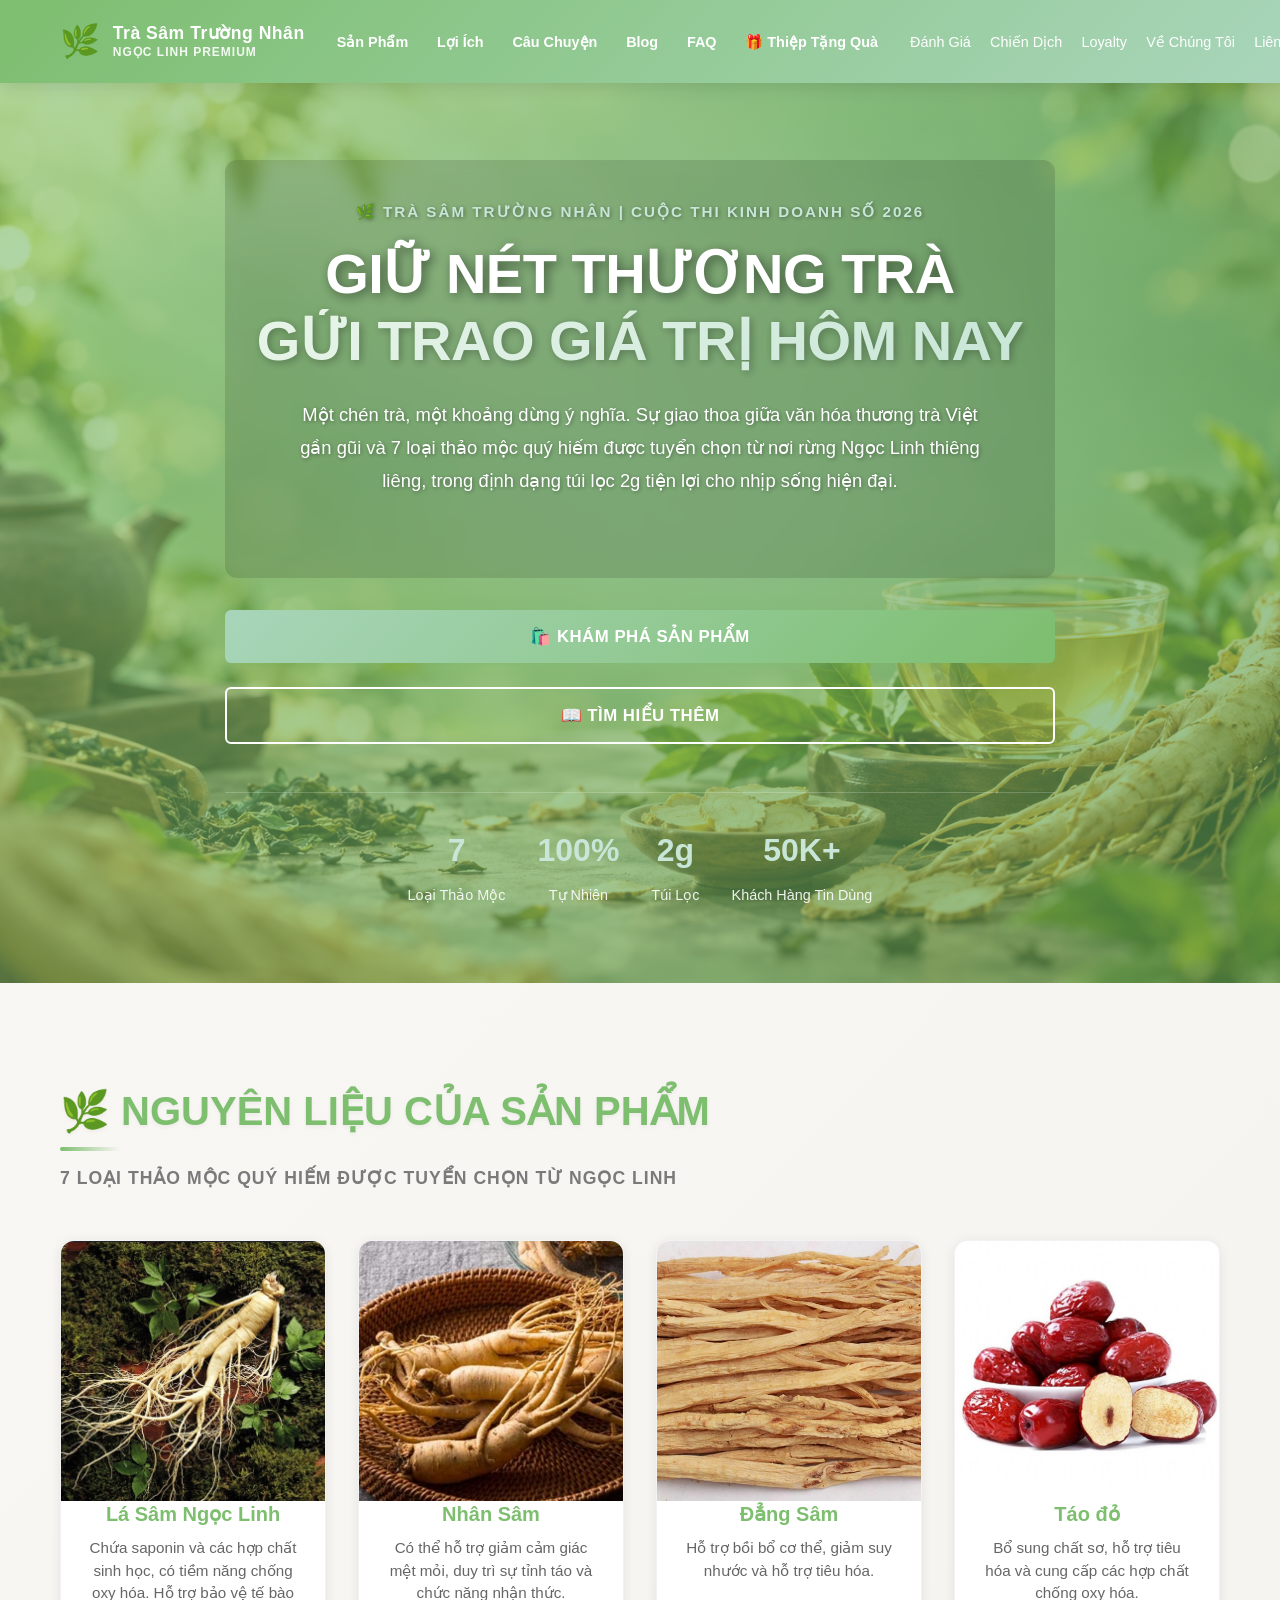
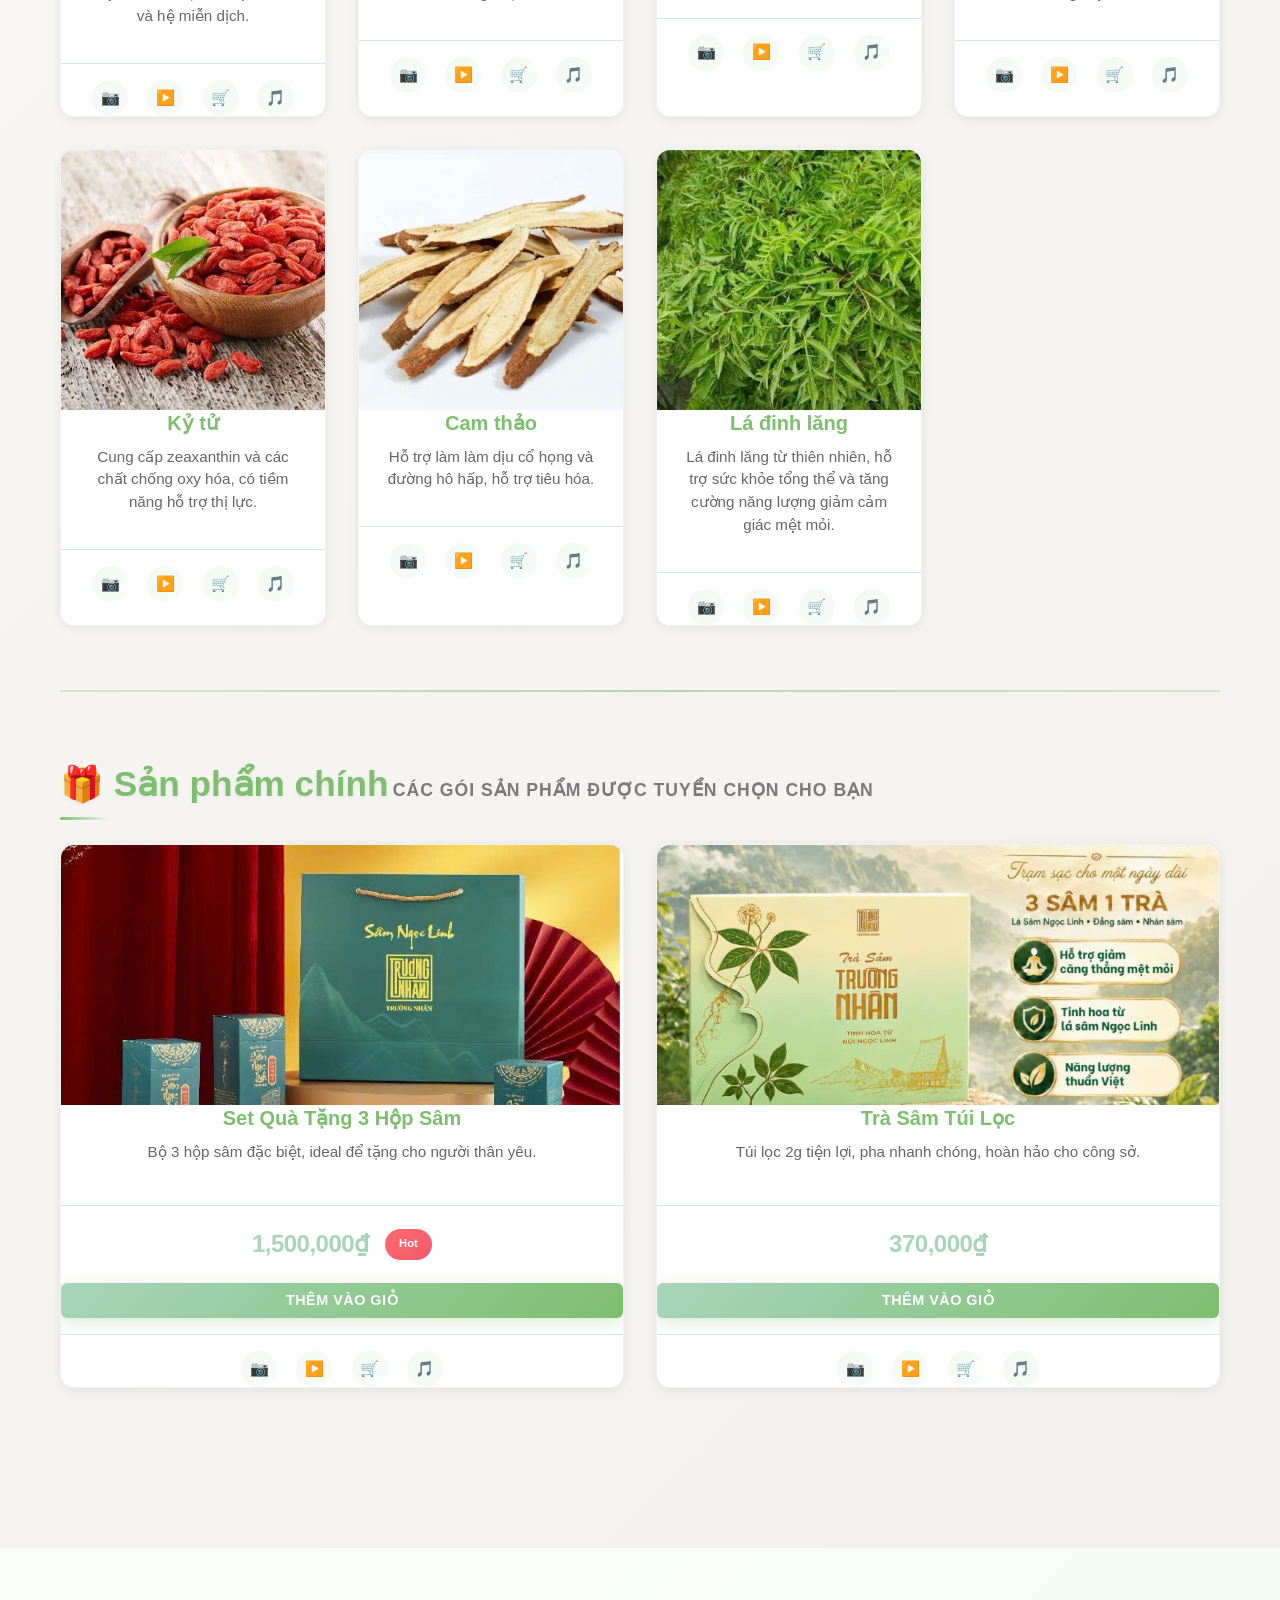
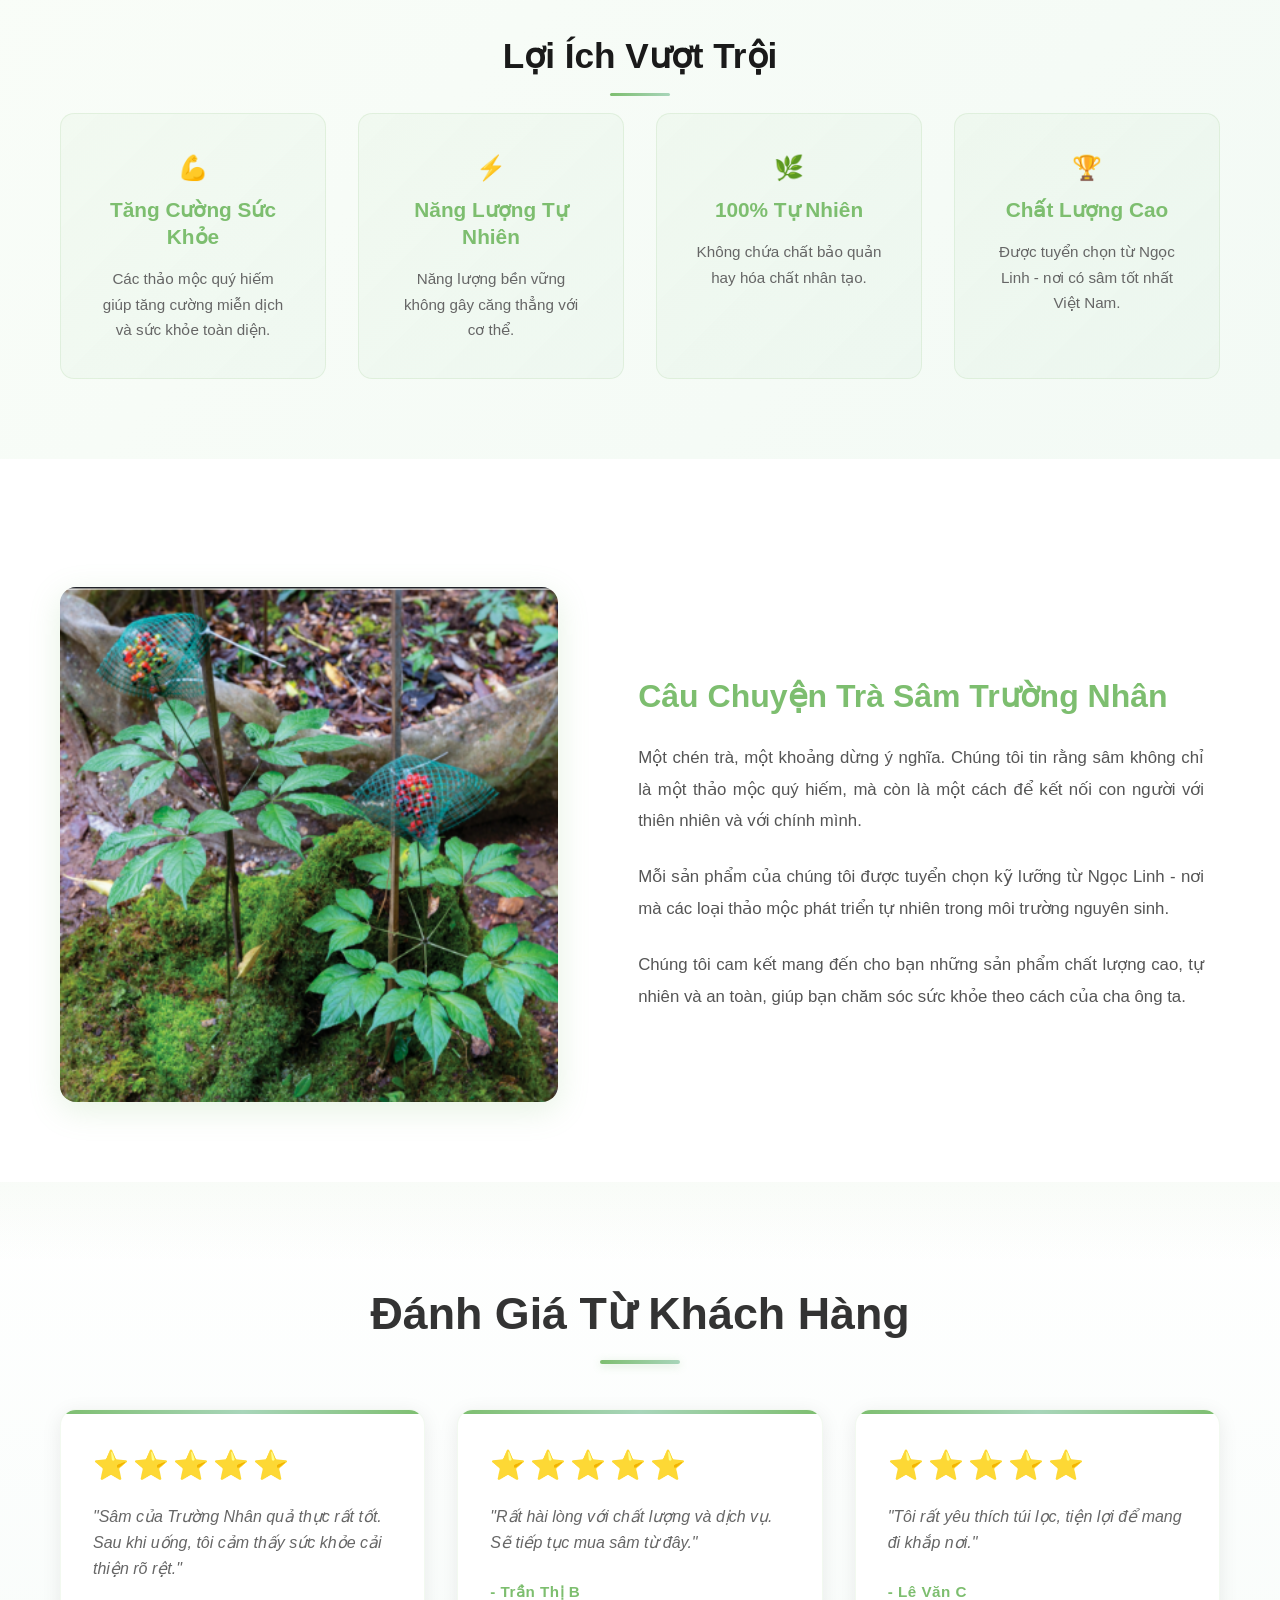
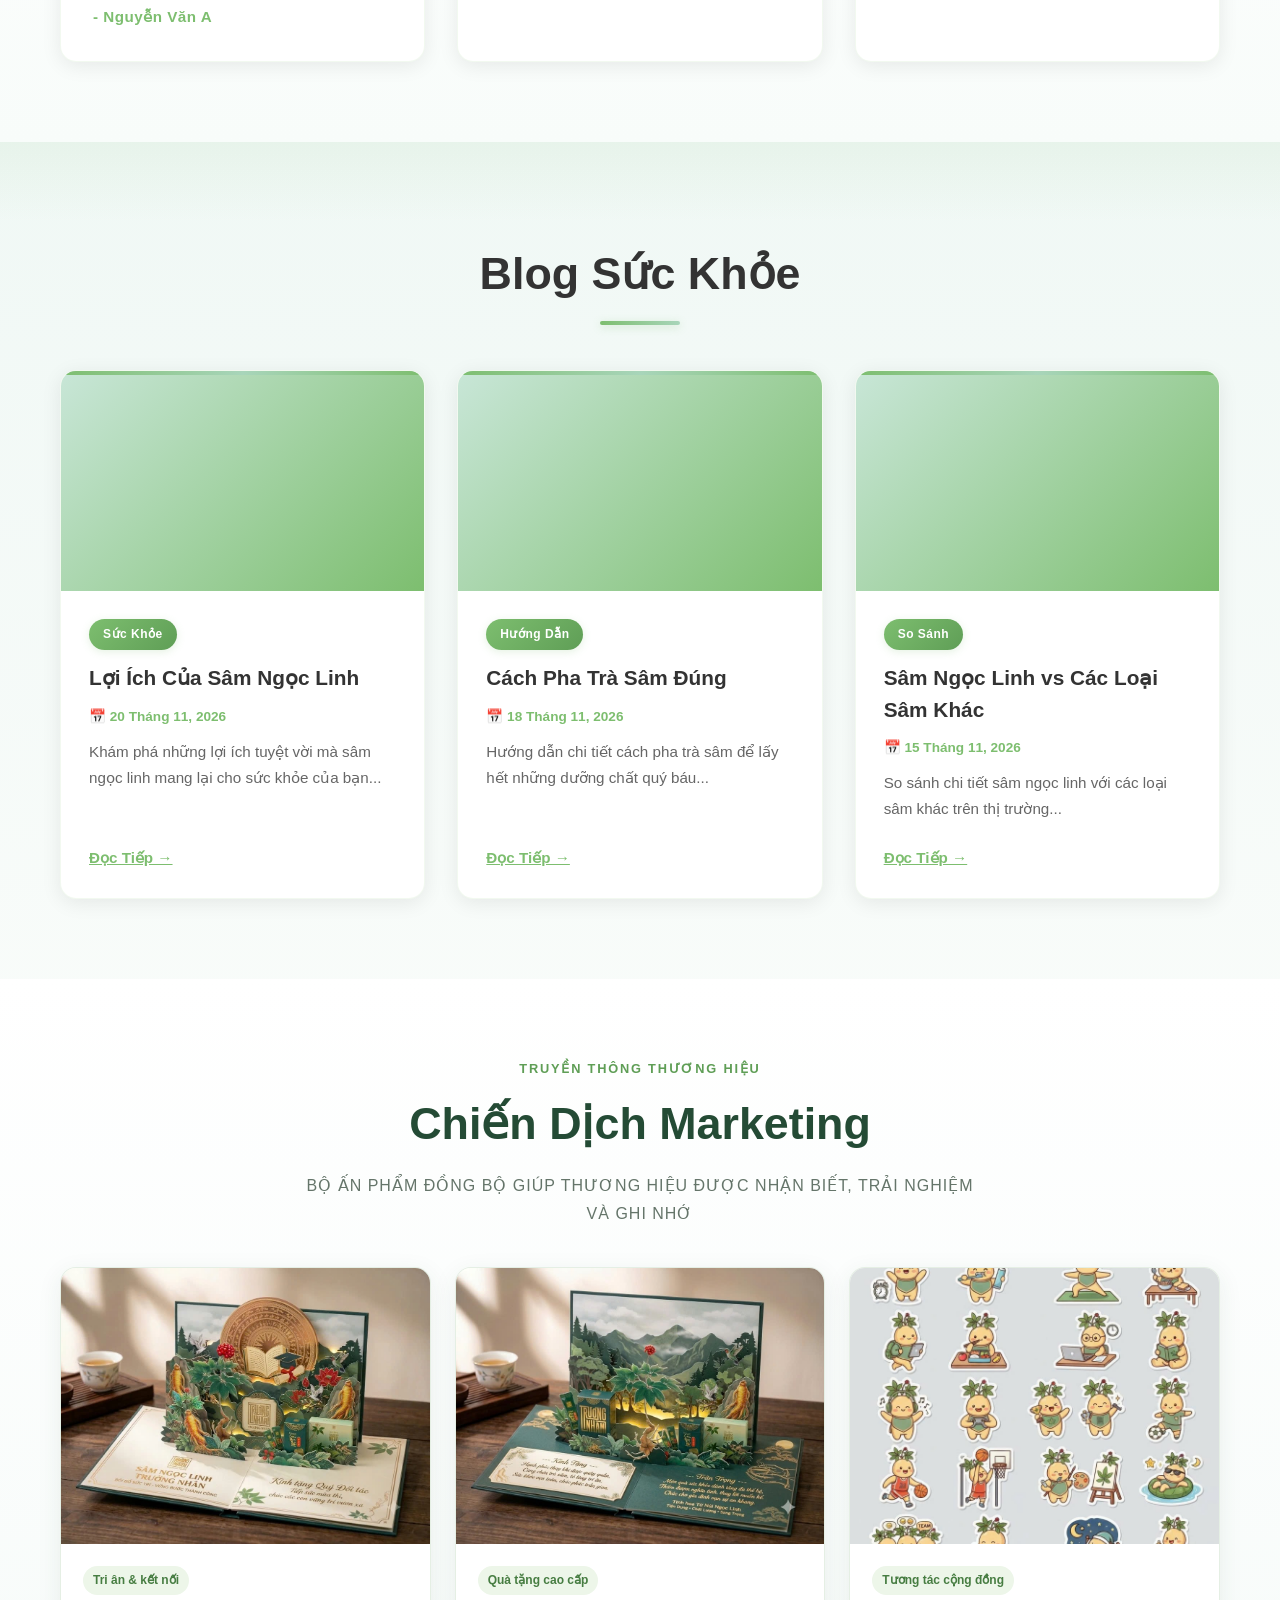
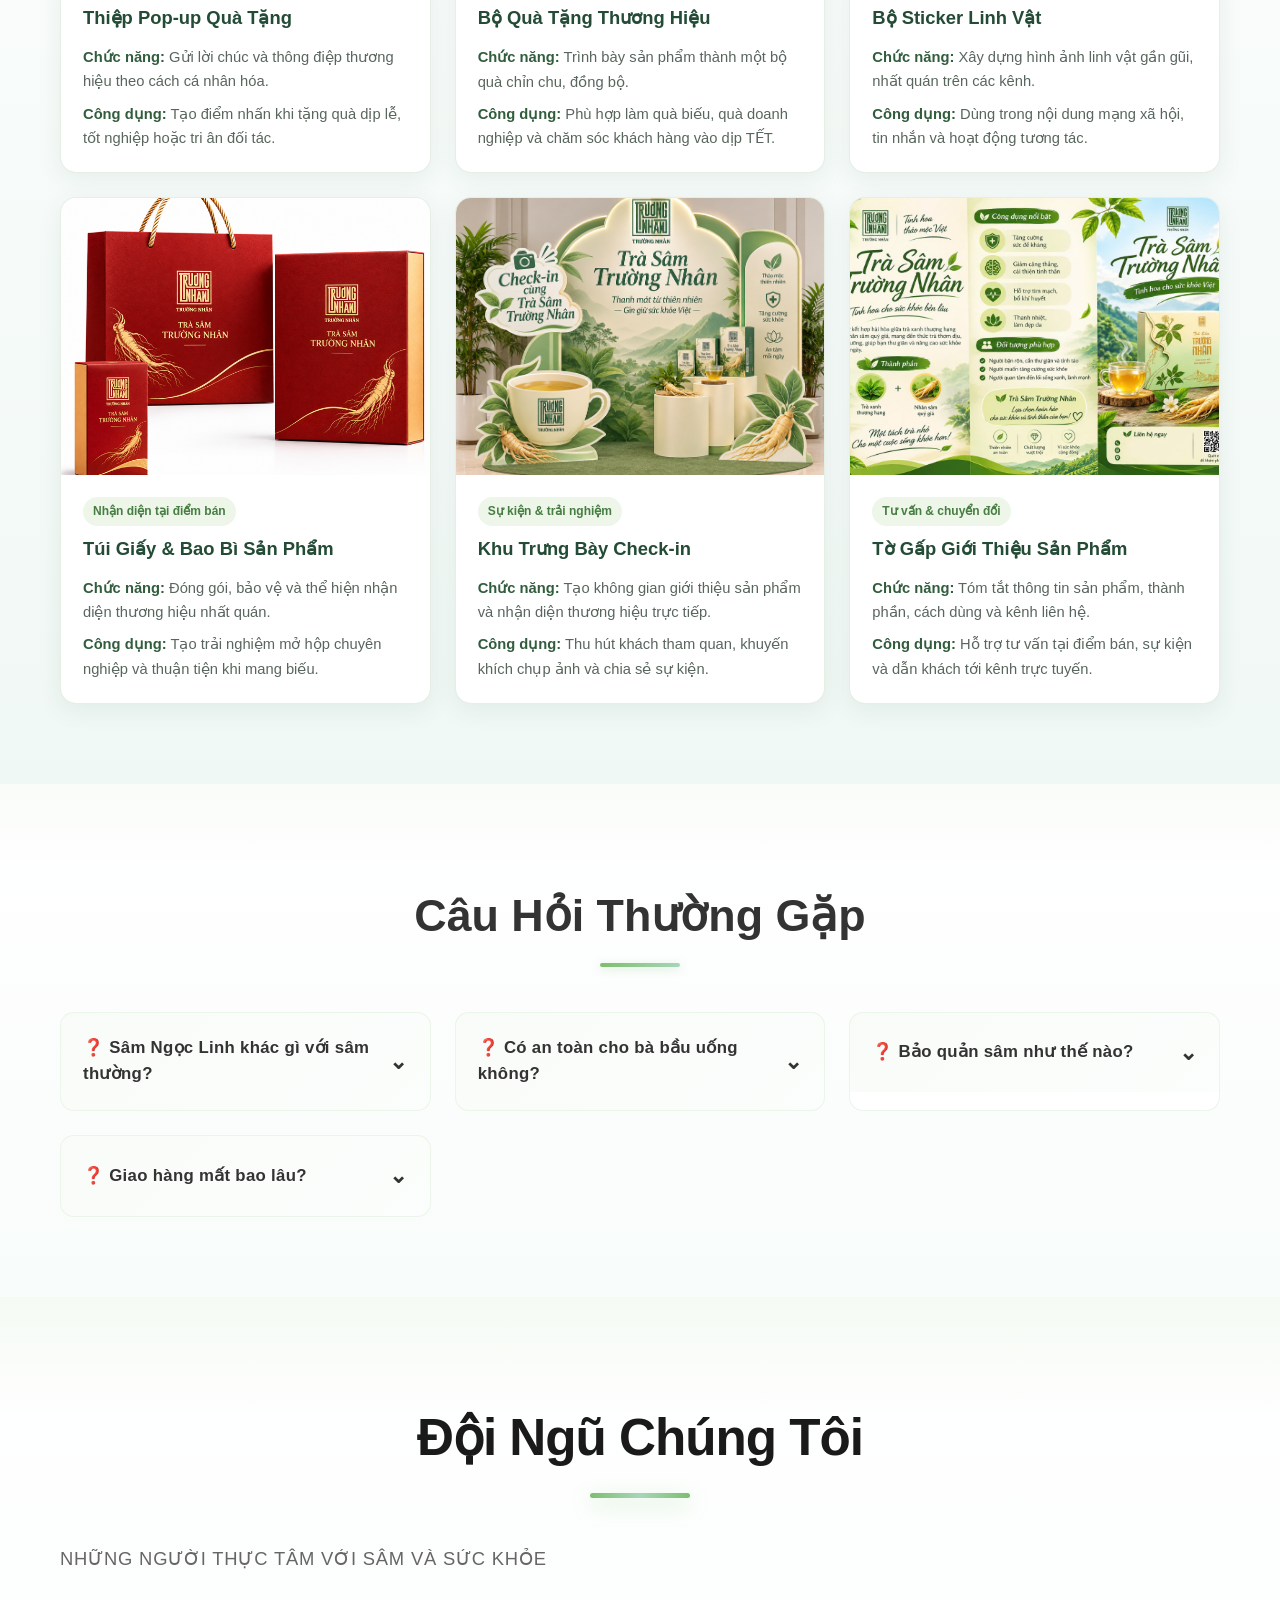
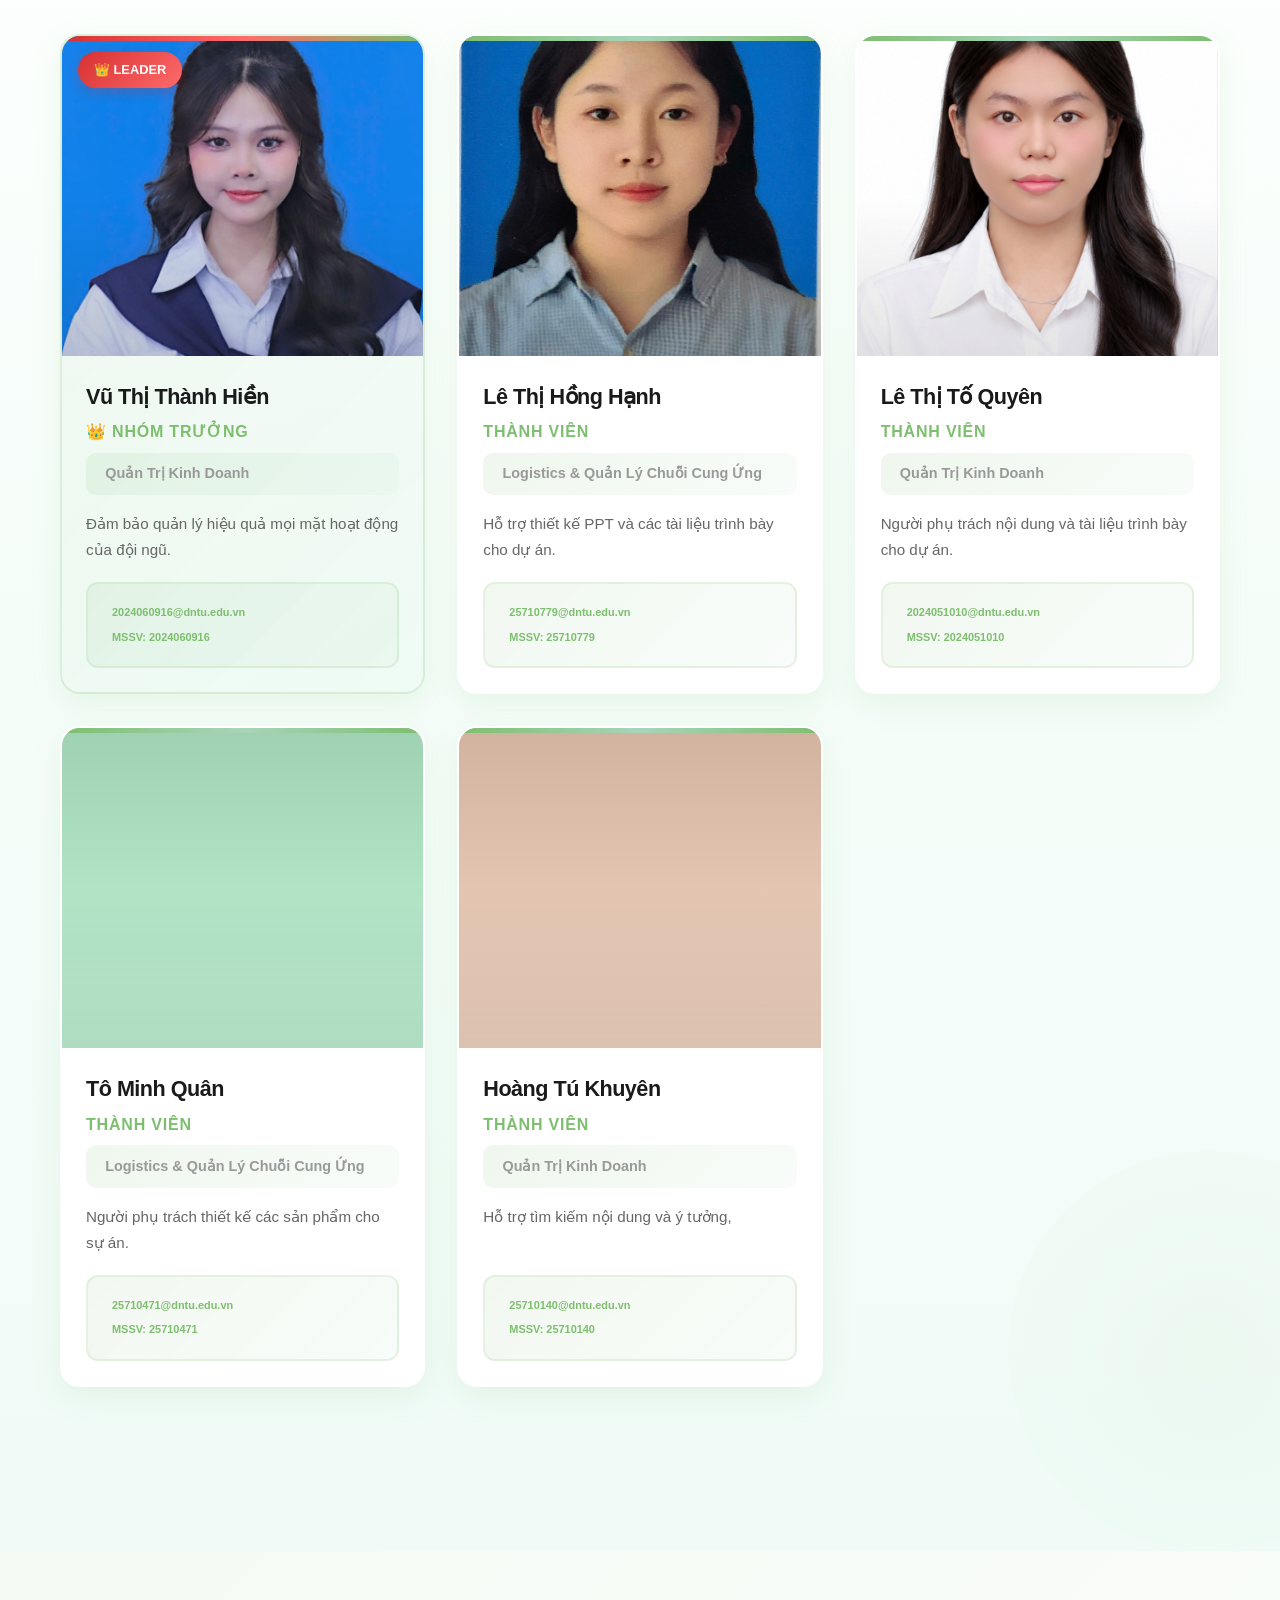
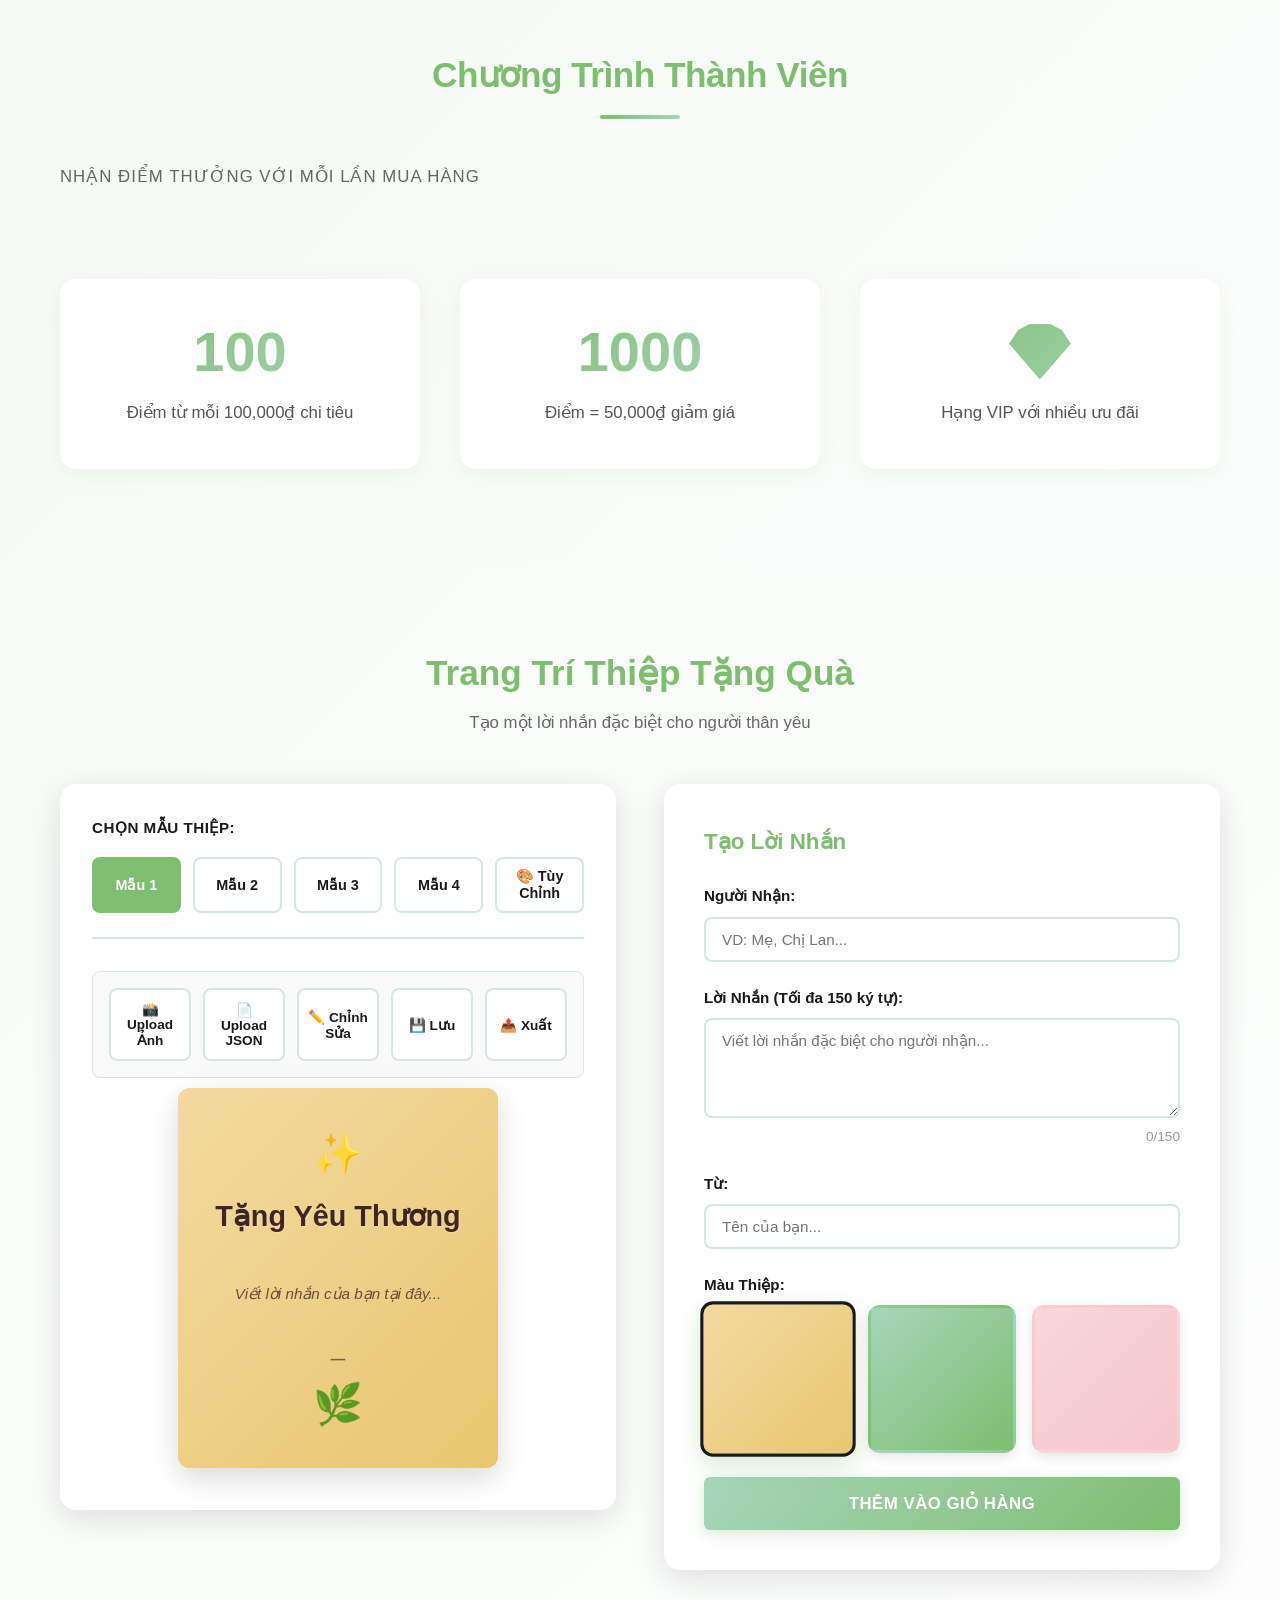
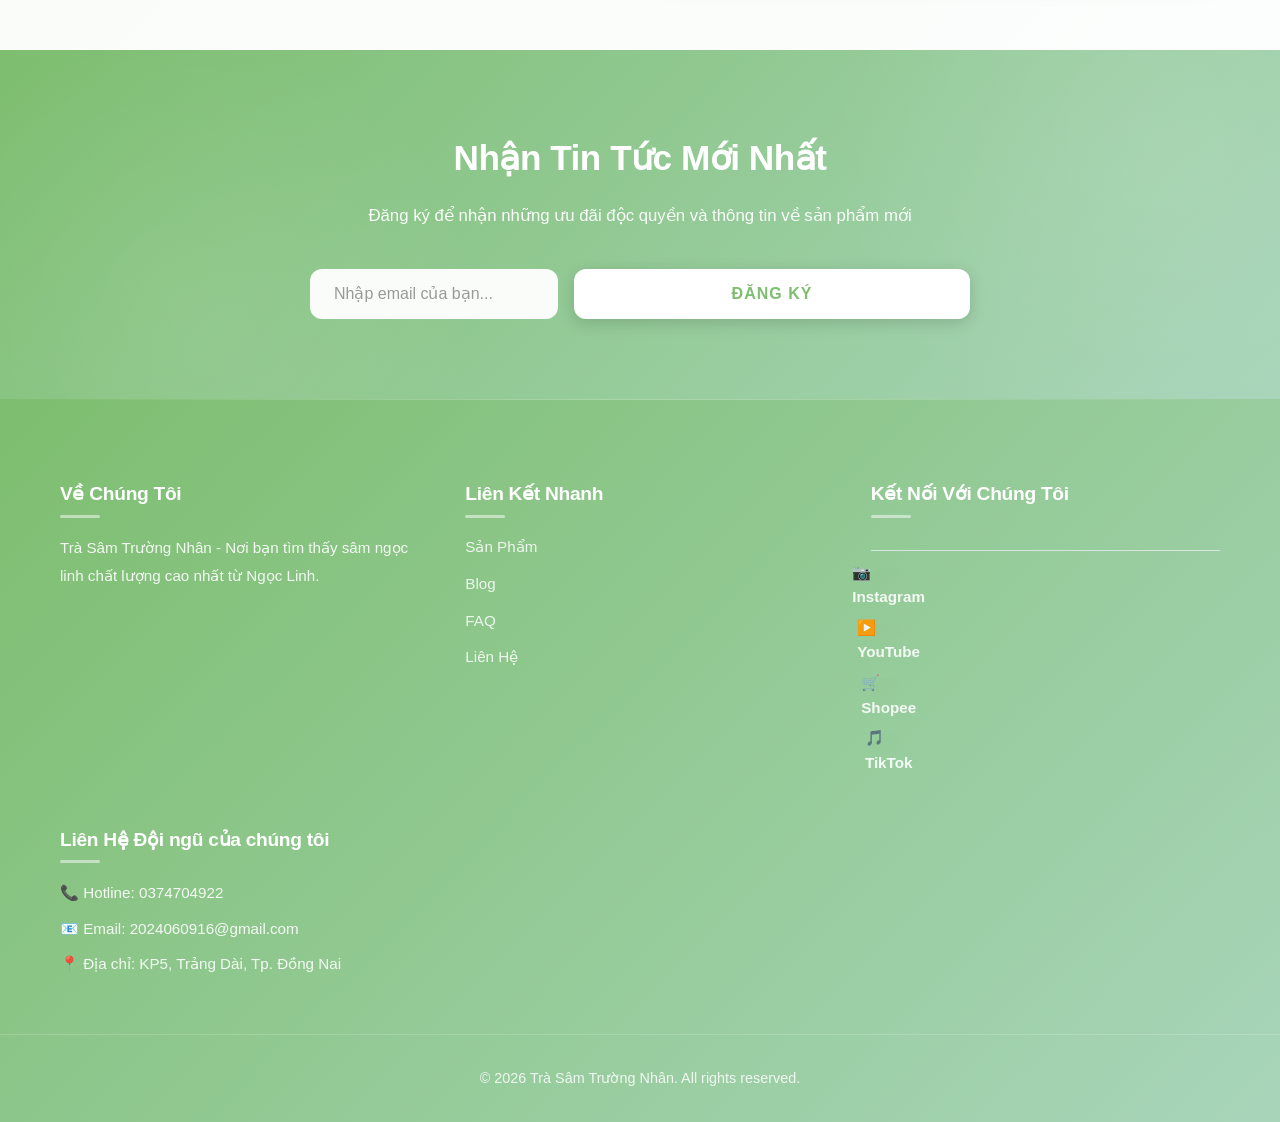
<file: index.html>
<!DOCTYPE html>
<html lang="vi">
<head>
    <meta charset="UTF-8">
    <meta name="viewport" content="width=device-width, initial-scale=1.0">
    <meta name="description" content="Trà Sâm Trường Nhân - Chiến dịch 2026. Trà cao cấp từ Ngọc Linh, 100% tự nhiên với 7 loại thảo mộc quý hiếm. Túi lọc 2g tiện lợi.">
    <meta name="keywords" content="trà sâm, Ngọc Linh, thảo mộc, sâm Việt, wellness, sức khỏe">
    <title>Trà Sâm Trường Nhân | Thương Trà Cao Cấp Ngọc Linh 2026</title>
    <link rel="stylesheet" href="styles.css">
    <link rel="stylesheet" href="new-features.css">
    <link rel="icon" href="data:image/svg+xml,<svg xmlns=%22http://www.w3.org/2000/svg%22 viewBox=%220 0 100 100%22><text y=%22.9em%22 font-size=%2290%22>🌿</text></svg>">
</head>
<body>
    <!-- Navbar -->
    <nav class="navbar">
        <div class="container nav-container">
            <div class="logo">
                <span class="logo-icon">🌿</span>
                <div class="logo-text">
                    <div class="logo-main">Trà Sâm Trường Nhân</div>
                    <div class="logo-sub">Ngọc Linh Premium</div>
                </div>
            </div>
            <ul class="nav-links">
                <li><a href="#products" class="nav-main">Sản Phẩm</a></li>
                <li><a href="#benefits" class="nav-main">Lợi Ích</a></li>
                <li><a href="#story" class="nav-main">Câu Chuyện</a></li>
                <li><a href="#blog" class="nav-main">Blog</a></li>
                <li><a href="#faq" class="nav-main">FAQ</a></li>
                <li><a href="#greeting-cards" class="nav-main">🎁 Thiệp Tặng Quà</a></li>
            </ul>
            <ul class="nav-links nav-secondary">
                <li><a href="#testimonials">Đánh Giá</a></li>
                <li><a href="#marketing-campaign">Chiến Dịch</a></li>
                <li><a href="#loyalty">Loyalty</a></li>
                <li><a href="#about">Về Chúng Tôi</a></li>
                <li><a href="#contact">Liên Hệ</a></li>
                <li style="display: flex; gap: 12px; align-items: center; padding-left: 8px; border-left: 1px solid rgba(255,255,255,0.2);">
                    <a href="https://www.instagram.com/p/DZt9NUGDzVb/" target="_blank" title="Instagram" style="font-size: 16px; text-decoration: none;">📷</a>
                    <a href="https://www.youtube.com/results?search_query=sâm+ngọc+linh" target="_blank" title="YouTube" style="font-size: 16px; text-decoration: none;">▶️</a>
                    <a href="https://shopee.vn/search?keyword=sâm+ngọc+linh+trường+nhân" target="_blank" title="Shopee" style="font-size: 16px; text-decoration: none;">🛒</a>
                    <a href="https://www.tiktok.com/@samngoclinhtruongnhan" target="_blank" title="TikTok" style="font-size: 16px; text-decoration: none;">🎵</a>
                </li>
                <li><a href="javascript:void(0)" class="cart-btn" onclick="openCart()">
                    <svg class="cart-icon" width="22" height="22" viewBox="0 0 24 24" fill="none" stroke="currentColor" stroke-width="2">
                        <circle cx="9" cy="21" r="1"></circle>
                        <circle cx="20" cy="21" r="1"></circle>
                        <path d="M1 1h4l2.68 13.39a2 2 0 0 0 2 1.61h9.72a2 2 0 0 0 2-1.61L23 6H6"></path>
                    </svg>
                    <span id="cart-count" class="cart-badge">0</span>
                </a></li>
            </ul>
        </div>
    </nav>

    <!-- Hero Section -->
    <section id="home" class="hero">
        <div class="hero-background">
            <img src="hero-background.png" alt="Hero Background - Premium Ginseng Tea">
        </div>
        <div class="hero-overlay"></div>
        <div class="container hero-content">
            <div class="hero-text">
                <div class="hero-text-wrapper">
                    <p class="hero-tagline">🌿 TRÀ SÂM TRƯỜNG NHÂN | CUỘC THI KINH DOANH SỐ 2026</p>
                    <h1 class="hero-title">
                        GIỮ NÉT THƯƠNG TRÀ<br>
                        <span class="gradient-text">GỬI TRAO GIÁ TRỊ HÔM NAY</span>
                    </h1>
                    <p class="hero-description">
                        Một chén trà, một khoảng dừng ý nghĩa. Sự giao thoa giữa văn hóa thương trà Việt gần gũi 
                        và 7 loại thảo mộc quý hiếm được tuyển chọn từ nơi rừng Ngọc Linh thiêng liêng, 
                        trong định dạng túi lọc 2g tiện lợi cho nhịp sống hiện đại.
                    </p>
                </div>
                <div class="hero-buttons">
                    <button class="btn btn-primary btn-lg" onclick="scrollToSection('products')">
                        🛍️ Khám Phá Sản Phẩm
                    </button>
                    <button class="btn btn-outline btn-lg" onclick="scrollToSection('about')">
                        📖 Tìm Hiểu Thêm
                    </button>
                </div>
                <div class="hero-stats">
                    <div class="stat">
                        <span class="stat-number">7</span>
                        <span class="stat-label">Loại Thảo Mộc</span>
                    </div>
                    <div class="stat">
                        <span class="stat-number">100%</span>
                        <span class="stat-label">Tự Nhiên</span>
                    </div>
                    <div class="stat">
                        <span class="stat-number">2g</span>
                        <span class="stat-label">Túi Lọc</span>
                    </div>
                    <div class="stat">
                        <span class="stat-number">50K+</span>
                        <span class="stat-label">Khách Hàng Tin Dùng</span>
                    </div>
                </div>
            </div>
        </div>
    </section>

    <!-- Products Section -->
    <section id="products" class="products-section">
        <div class="container">
            <h2 class="section-title">🌿 NGUYÊN LIỆU CỦA SẢN PHẨM</h2>
            <p class="section-subtitle">7 loại thảo mộc quý hiếm được tuyển chọn từ Ngọc Linh</p>
            
            <div class="products-grid">
                <!-- Product 1: Sâm Ngọc Linh -->
                <div class="product-card">
                    <div class="product-image">
                        <img src="sam-ngoc-linh.png" alt="Sâm Ngọc Linh">
                        <div class="product-badge">⭐ Chính Yếu</div>
                    </div>
                    <h3 class="product-name">Lá Sâm Ngọc Linh</h3>
                    <p class="product-description">Chứa saponin và các hợp chất sinh học, có tiềm năng chống oxy hóa. Hỗ trợ bảo vệ tế bào và hệ miễn dịch.</p>
                    <div class="social-links">
                        <a href="https://www.instagram.com/p/DZt9NUGDzVb/" target="_blank" title="Instagram">📷</a>
                        <a href="https://www.youtube.com/results?search_query=sâm+ngọc+linh" target="_blank" title="YouTube">▶️</a>
                        <a href="https://shopee.vn/search?keyword=sâm+ngọc+linh+trường+nhân" target="_blank" title="Shopee">🛒</a>
                        <a href="https://www.tiktok.com/@samngoclinhtruongnhan" target="_blank" title="TikTok">🎵</a>
                    </div>
                </div>

                <!-- Product 2: Nhân Sâm -->
                <div class="product-card">
                    <div class="product-image">
                        <img src="Nhan-sam.png" alt="Nhân Sâm">
                        <div class="product-badge">⭐ Tonic</div>
                    </div>
                    <h3 class="product-name">Nhân Sâm</h3>
                    <p class="product-description"> Có thể hỗ trợ giảm cảm giác mệt mỏi, duy trì sự tỉnh táo và chức năng nhận thức.</p>
                    <div class="social-links">
                        <a href="https://www.instagram.com/p/DZt9NUGDzVb/" target="_blank" title="Instagram">📷</a>
                        <a href="https://www.youtube.com/results?search_query=sâm+ngọc+linh" target="_blank" title="YouTube">▶️</a>
                        <a href="https://shopee.vn/search?keyword=sâm+ngọc+linh+trường+nhân" target="_blank" title="Shopee">🛒</a>
                        <a href="https://www.tiktok.com/@samngoclinhtruongnhan" target="_blank" title="TikTok">🎵</a>
                    </div>
                </div>

                <!-- Product 3: Đẳng Sâm-->
                <div class="product-card">
                    <div class="product-image">
                        <img src="dan-sam.png" alt="Đẳng Sâm">
                        <div class="product-badge">⭐ Miễn Dịch</div>
                    </div>
                    <h3 class="product-name">Đẳng Sâm</h3>
                    <p class="product-description">Hỗ trợ bồi bổ cơ thể, giảm suy nhước và hỗ trợ tiêu hóa.</p>
                    <div class="social-links">
                        <a href="https://www.instagram.com/p/DZt9NUGDzVb/" target="_blank" title="Instagram">📷</a>
                        <a href="https://www.youtube.com/results?search_query=sâm+ngọc+linh" target="_blank" title="YouTube">▶️</a>
                        <a href="https://shopee.vn/search?keyword=sâm+ngọc+linh+trường+nhân" target="_blank" title="Shopee">🛒</a>
                        <a href="https://www.tiktok.com/@samngoclinhtruongnhan" target="_blank" title="TikTok">🎵</a>
                    </div>
                </div>

                <!-- Product 4: Táo đỏ -->
                <div class="product-card">
                    <div class="product-image">
                        <img src="tao-do.png" alt="Tao đỏ">
                        <div class="product-badge">⭐ Chuyên Dụng</div>
                    </div>
                    <h3 class="product-name">Táo đỏ</h3>
                    <p class="product-description">Bổ sung chất sơ, hỗ trợ tiêu hóa và cung cấp các hợp chất chống oxy hóa.</p>
                    <div class="social-links">
                        <a href="https://www.instagram.com/p/DZt9NUGDzVb/" target="_blank" title="Instagram">📷</a>
                        <a href="https://www.youtube.com/results?search_query=sâm+ngọc+linh" target="_blank" title="YouTube">▶️</a>
                        <a href="https://shopee.vn/search?keyword=sâm+ngọc+linh+trường+nhân" target="_blank" title="Shopee">🛒</a>
                        <a href="https://www.tiktok.com/@samngoclinhtruongnhan" target="_blank" title="TikTok">🎵</a>
                    </div>
                </div>

                <!-- Product 5: Kỷ tử -->
                <div class="product-card">
                    <div class="product-image">
                        <img src="ky-tu.png" alt="Kỷ tử">
                        <div class="product-badge">⭐ Premium</div>
                    </div>
                    <h3 class="product-name">Kỷ tử</h3>
                    <p class="product-description"> Cung cấp zeaxanthin và các chất chống oxy hóa, có tiềm năng hỗ trợ thị lực.</p>
                    <div class="social-links">
                        <a href="https://www.instagram.com/p/DZt9NUGDzVb/" target="_blank" title="Instagram">📷</a>
                        <a href="https://www.youtube.com/results?search_query=sâm+ngọc+linh" target="_blank" title="YouTube">▶️</a>
                        <a href="https://shopee.vn/search?keyword=sâm+ngọc+linh+trường+nhân" target="_blank" title="Shopee">🛒</a>
                        <a href="https://www.tiktok.com/@samngoclinhtruongnhan" target="_blank" title="TikTok">🎵</a>
                    </div>
                </div>

                <!-- Product 6: Cam thảo -->
                <div class="product-card">
                    <div class="product-image">
                        <img src="cam-thao.png" alt="Cam thảo">
                        <div class="product-badge">⭐ Hiếm</div>
                    </div>
                    <h3 class="product-name">Cam thảo</h3>
                    <p class="product-description">Hỗ trợ làm làm dịu cổ họng và đường hô hấp, hỗ trợ tiêu hóa.</p>
                    <div class="social-links">
                        <a href="https://www.instagram.com/p/DZt9NUGDzVb/" target="_blank" title="Instagram">📷</a>
                        <a href="https://www.youtube.com/results?search_query=sâm+ngọc+linh" target="_blank" title="YouTube">▶️</a>
                        <a href="https://shopee.vn/search?keyword=sâm+ngọc+linh+trường+nhân" target="_blank" title="Shopee">🛒</a>
                        <a href="https://www.tiktok.com/@samngoclinhtruongnhan" target="_blank" title="TikTok">🎵</a>
                    </div>
                </div>

                <!-- Product 7: Lá đinh lăng -->
                <div class="product-card">
                    <div class="product-image">
                        <img src="la-dinh-lang.png" alt="Lá đinh lăng">
                        <div class="product-badge">⭐ Cổ Truyền</div>
                    </div>
                    <h3 class="product-name">Lá đinh lăng</h3>
                    <p class="product-description">Lá đinh lăng từ thiên nhiên, hỗ trợ sức khỏe tổng thể và tăng cường năng lượng giảm cảm giác mệt mỏi.</p>
                    <div class="social-links">
                        <a href="https://www.instagram.com/p/DZt9NUGDzVb/" target="_blank" title="Instagram">📷</a>
                        <a href="https://www.youtube.com/results?search_query=sâm+ngọc+linh" target="_blank" title="YouTube">▶️</a>
                        <a href="https://shopee.vn/search?keyword=sâm+ngọc+linh+trường+nhân" target="_blank" title="Shopee">🛒</a>
                        <a href="https://www.tiktok.com/@samngoclinhtruongnhan" target="_blank" title="TikTok">🎵</a>
                    </div>
                </div>
            </div>

            <!-- Combo Section -->
            <div class="combo-section">
                <h2 class="section-title">🎁 Sản phẩm chính</h2>
                <p class="section-subtitle">Các gói sản phẩm được tuyển chọn cho bạn</p>
                
                <div class="products-grid">
                <!-- Product 8: Set Quà Tặng -->
                <div class="product-card">
                    <div class="product-image">
                        <img src="set-qua-tang.png" alt="Set Quà Tặng 3 Hộp Sâm">
                        <div class="product-badge">🎁 Quà Tặng</div>
                    </div>
                    <h3 class="product-name">Set Quà Tặng 3 Hộp Sâm</h3>
                    <p class="product-description">Bộ 3 hộp sâm đặc biệt, ideal để tặng cho người thân yêu.</p>
                    <div class="product-price">
                        <span class="price">1,500,000₫</span>
                        <span class="badge-hot">Hot</span>
                    </div>
                    <button class="btn btn-primary btn-sm" onclick="addToCart('Set Quà Tặng 3 Hộp Sâm', 1500000)">Thêm Vào Giỏ</button>
                    <div class="social-links">
                        <a href="https://www.instagram.com/p/DZt9NUGDzVb/" target="_blank" title="Instagram">📷</a>
                        <a href="https://www.youtube.com/results?search_query=sâm+ngọc+linh" target="_blank" title="YouTube">▶️</a>
                        <a href="https://shopee.vn/search?keyword=sâm+ngọc+linh+trường+nhân" target="_blank" title="Shopee">🛒</a>
                        <a href="https://www.tiktok.com/@samngoclinhtruongnhan" target="_blank" title="TikTok">🎵</a>
                    </div>
                </div>

                <!-- Product 9: Trà Sâm Túi Lọc -->
                <div class="product-card">
                    <div class="product-image">
                        <img src="tra-sam-tui-loc.png" alt="Trà Sâm Túi Lọc">
                        <div class="product-badge">⭐ Tiện Lợi</div>
                    </div>
                    <h3 class="product-name">Trà Sâm Túi Lọc</h3>
                    <p class="product-description">Túi lọc 2g tiện lợi, pha nhanh chóng, hoàn hảo cho công sở.</p>
                    <div class="product-price">
                        <span class="price">370,000₫</span>
                    </div>
                    <button class="btn btn-primary btn-sm" onclick="addToCart('Trà Sâm Túi Lọc', 370000)">Thêm Vào Giỏ</button>
                    <div class="social-links">
                        <a href="https://www.instagram.com/p/DZt9NUGDzVb/" target="_blank" title="Instagram">📷</a>
                        <a href="https://www.youtube.com/results?search_query=sâm+ngọc+linh" target="_blank" title="YouTube">▶️</a>
                        <a href="https://shopee.vn/search?keyword=sâm+ngọc+linh+trường+nhân" target="_blank" title="Shopee">🛒</a>
                        <a href="https://www.tiktok.com/@samngoclinhtruongnhan" target="_blank" title="TikTok">🎵</a>
                    </div>
                </div>
            </div>
        </div>
    </section>

    <!-- Benefits Section -->
    <section id="benefits" class="benefits-section">
        <div class="container">
            <h2 class="section-title">Lợi Ích Vượt Trội</h2>
            <div class="benefits-grid">
                <div class="benefit-card">
                    <div class="benefit-icon">💪</div>
                    <h3>Tăng Cường Sức Khỏe</h3>
                    <p>Các thảo mộc quý hiếm giúp tăng cường miễn dịch và sức khỏe toàn diện.</p>
                </div>
                <div class="benefit-card">
                    <div class="benefit-icon">⚡</div>
                    <h3>Năng Lượng Tự Nhiên</h3>
                    <p>Năng lượng bền vững không gây căng thẳng với cơ thể.</p>
                </div>
                <div class="benefit-card">
                    <div class="benefit-icon">🌿</div>
                    <h3>100% Tự Nhiên</h3>
                    <p>Không chứa chất bảo quản hay hóa chất nhân tạo.</p>
                </div>
                <div class="benefit-card">
                    <div class="benefit-icon">🏆</div>
                    <h3>Chất Lượng Cao</h3>
                    <p>Được tuyển chọn từ Ngọc Linh - nơi có sâm tốt nhất Việt Nam.</p>
                </div>
            </div>
        </div>
    </section>

    <!-- Story Section -->
    <section id="story" class="story-section">
        <div class="container">
            <div class="story-content">
                <div class="story-image">
                    <img src="sam-ngoc-linh-story.png" alt="Câu Chuyện Sâm Ngọc Linh">
                </div>
                <div class="story-text">
                    <h2>Câu Chuyện Trà Sâm Trường Nhân</h2>
                    <p>Một chén trà, một khoảng dừng ý nghĩa. Chúng tôi tin rằng sâm không chỉ là một thảo mộc quý hiếm, mà còn là một cách để kết nối con người với thiên nhiên và với chính mình.</p>
                    <p>Mỗi sản phẩm của chúng tôi được tuyển chọn kỹ lưỡng từ Ngọc Linh - nơi mà các loại thảo mộc phát triển tự nhiên trong môi trường nguyên sinh.</p>
                    <p>Chúng tôi cam kết mang đến cho bạn những sản phẩm chất lượng cao, tự nhiên và an toàn, giúp bạn chăm sóc sức khỏe theo cách của cha ông ta.</p>
                </div>
            </div>
        </div>
    </section>

    <!-- Testimonials Section -->
    <section id="testimonials" class="testimonials-section">
        <div class="container">
            <h2 class="section-title">Đánh Giá Từ Khách Hàng</h2>
            <div class="testimonials-grid">
                <div class="testimonial-card">
                    <div class="star-rating">⭐⭐⭐⭐⭐</div>
                    <p class="testimonial-text">"Sâm của Trường Nhân quả thực rất tốt. Sau khi uống, tôi cảm thấy sức khỏe cải thiện rõ rệt."</p>
                    <p class="testimonial-author">- Nguyễn Văn A</p>
                </div>
                <div class="testimonial-card">
                    <div class="star-rating">⭐⭐⭐⭐⭐</div>
                    <p class="testimonial-text">"Rất hài lòng với chất lượng và dịch vụ. Sẽ tiếp tục mua sâm từ đây."</p>
                    <p class="testimonial-author">- Trần Thị B</p>
                </div>
                <div class="testimonial-card">
                    <div class="star-rating">⭐⭐⭐⭐⭐</div>
                    <p class="testimonial-text">"Tôi rất yêu thích túi lọc, tiện lợi để mang đi khắp nơi."</p>
                    <p class="testimonial-author">- Lê Văn C</p>
                </div>
            </div>
        </div>
    </section>

    <!-- Blog Section (Placeholder) -->
    <section id="blog" class="blog-section">
        <div class="container">
            <h2 class="section-title">Blog Sức Khỏe</h2>
            <div class="blog-grid">
                <article class="blog-card">
                    <div class="blog-image"></div>
                    <div class="blog-content">
                        <span class="blog-category">Sức Khỏe</span>
                        <h3 class="blog-title">Lợi Ích Của Sâm Ngọc Linh</h3>
                        <p class="blog-date">📅 20 Tháng 11, 2026</p>
                        <p class="blog-excerpt">Khám phá những lợi ích tuyệt vời mà sâm ngọc linh mang lại cho sức khỏe của bạn...</p>
                        <a href="#" class="read-more">Đọc Tiếp →</a>
                    </div>
                </article>
                <article class="blog-card">
                    <div class="blog-image"></div>
                    <div class="blog-content">
                        <span class="blog-category">Hướng Dẫn</span>
                        <h3 class="blog-title">Cách Pha Trà Sâm Đúng</h3>
                        <p class="blog-date">📅 18 Tháng 11, 2026</p>
                        <p class="blog-excerpt">Hướng dẫn chi tiết cách pha trà sâm để lấy hết những dưỡng chất quý báu...</p>
                        <a href="#" class="read-more">Đọc Tiếp →</a>
                    </div>
                </article>
                <article class="blog-card">
                    <div class="blog-image"></div>
                    <div class="blog-content">
                        <span class="blog-category">So Sánh</span>
                        <h3 class="blog-title">Sâm Ngọc Linh vs Các Loại Sâm Khác</h3>
                        <p class="blog-date">📅 15 Tháng 11, 2026</p>
                        <p class="blog-excerpt">So sánh chi tiết sâm ngọc linh với các loại sâm khác trên thị trường...</p>
                        <a href="#" class="read-more">Đọc Tiếp →</a>
                    </div>
                </article>
            </div>
        </div>
    </section>

    <!-- Marketing Campaign Section -->
    <section id="marketing-campaign" class="marketing-campaign-section">
        <div class="container">
            <p class="campaign-eyebrow">TRUYỀN THÔNG THƯƠNG HIỆU</p>
            <h2 class="section-title">Chiến Dịch Marketing</h2>
            <p class="section-subtitle">Bộ ấn phẩm đồng bộ giúp thương hiệu được nhận biết, trải nghiệm và ghi nhớ</p>

            <div class="campaign-grid">
                <article class="campaign-card">
                    <img src="marketing-thiep-pop-up.png" alt="Thiệp pop-up Trà Sâm Trường Nhân dành tặng đối tác">
                    <div class="campaign-card-content">
                        <span class="campaign-stage">Tri ân &amp; kết nối</span>
                        <h3>Thiệp Pop-up Quà Tặng</h3>
                        <p><strong>Chức năng:</strong> Gửi lời chúc và thông điệp thương hiệu theo cách cá nhân hóa.</p>
                        <p><strong>Công dụng:</strong> Tạo điểm nhấn khi tặng quà dịp lễ, tốt nghiệp hoặc tri ân đối tác.</p>
                    </div>
                </article>

                <article class="campaign-card">
                    <img src="marketing-bo-qua-tang.png" alt="Bộ quà tặng Trà Sâm Trường Nhân cao cấp">
                    <div class="campaign-card-content">
                        <span class="campaign-stage">Quà tặng cao cấp</span>
                        <h3>Bộ Quà Tặng Thương Hiệu</h3>
                        <p><strong>Chức năng:</strong> Trình bày sản phẩm thành một bộ quà chỉn chu, đồng bộ.</p>
                        <p><strong>Công dụng:</strong> Phù hợp làm quà biếu, quà doanh nghiệp và chăm sóc khách hàng vào dịp TẾT.</p>
                    </div>
                </article>

                <article class="campaign-card">
                    <img src="marketing-mascot-sticker.png" alt="Bộ sticker linh vật Trà Sâm Trường Nhân với nhiều hoạt động">
                    <div class="campaign-card-content">
                        <span class="campaign-stage">Tương tác cộng đồng</span>
                        <h3>Bộ Sticker Linh Vật</h3>
                        <p><strong>Chức năng:</strong> Xây dựng hình ảnh linh vật gần gũi, nhất quán trên các kênh.</p>
                        <p><strong>Công dụng:</strong> Dùng trong nội dung mạng xã hội, tin nhắn và hoạt động tương tác.</p>
                    </div>
                </article>

                <article class="campaign-card">
                    <img src="marketing-bao-bi.png" alt="Túi giấy và hộp Trà Sâm Trường Nhân">
                    <div class="campaign-card-content">
                        <span class="campaign-stage">Nhận diện tại điểm bán</span>
                        <h3>Túi Giấy &amp; Bao Bì Sản Phẩm</h3>
                        <p><strong>Chức năng:</strong> Đóng gói, bảo vệ và thể hiện nhận diện thương hiệu nhất quán.</p>
                        <p><strong>Công dụng:</strong> Tạo trải nghiệm mở hộp chuyên nghiệp và thuận tiện khi mang biếu.</p>
                    </div>
                </article>

                <article class="campaign-card">
                    <img src="marketing-khu-check-in.png" alt="Khu trưng bày và check-in Trà Sâm Trường Nhân">
                    <div class="campaign-card-content">
                        <span class="campaign-stage">Sự kiện &amp; trải nghiệm</span>
                        <h3>Khu Trưng Bày Check-in</h3>
                        <p><strong>Chức năng:</strong> Tạo không gian giới thiệu sản phẩm và nhận diện thương hiệu trực tiếp.</p>
                        <p><strong>Công dụng:</strong> Thu hút khách tham quan, khuyến khích chụp ảnh và chia sẻ sự kiện.</p>
                    </div>
                </article>

                <article class="campaign-card">
                    <img src="marketing-brochure.png" alt="Tờ gấp giới thiệu Trà Sâm Trường Nhân">
                    <div class="campaign-card-content">
                        <span class="campaign-stage">Tư vấn &amp; chuyển đổi</span>
                        <h3>Tờ Gấp Giới Thiệu Sản Phẩm</h3>
                        <p><strong>Chức năng:</strong> Tóm tắt thông tin sản phẩm, thành phần, cách dùng và kênh liên hệ.</p>
                        <p><strong>Công dụng:</strong> Hỗ trợ tư vấn tại điểm bán, sự kiện và dẫn khách tới kênh trực tuyến.</p>
                    </div>
                </article>
            </div>
        </div>
    </section>

    <!-- FAQ Section -->
    <section id="faq" class="faq-section">
        <div class="container">
            <h2 class="section-title">Câu Hỏi Thường Gặp</h2>
            <div class="faq-grid">
                <div class="faq-item">
                    <div class="faq-question">
                        <span>❓ Sâm Ngọc Linh khác gì với sâm thường?</span>
                        <span class="faq-toggle">⌄</span>
                    </div>
                    <div class="faq-answer">
                        <p>Sâm ngọc linh được trồng tự nhiên trong rừng Ngọc Linh độc đáo, có thời gian sinh trưởng lâu hơn, nên có hàm lượng dưỡng chất cao hơn các loại sâm khác.</p>
                    </div>
                </div>
                <div class="faq-item">
                    <div class="faq-question">
                        <span>❓ Có an toàn cho bà bầu uống không?</span>
                        <span class="faq-toggle">⌄</span>
                    </div>
                    <div class="faq-answer">
                        <p>Trước khi sử dụng bất kỳ sản phẩm nào, bạn nên tư vấn với bác sĩ hoặc chuyên gia y tế để được hướng dẫn phù hợp.</p>
                    </div>
                </div>
                <div class="faq-item">
                    <div class="faq-question">
                        <span>❓ Bảo quản sâm như thế nào?</span>
                        <span class="faq-toggle">⌄</span>
                    </div>
                    <div class="faq-answer">
                        <p>Bảo quản sâm ở nơi thoáng khí, tránh nơi ẩm ướt và ánh sáng trực tiếp. Tốt nhất nên bảo quản ở tủ lạnh hoặc nơi mát.</p>
                    </div>
                </div>
                <div class="faq-item">
                    <div class="faq-question">
                        <span>❓ Giao hàng mất bao lâu?</span>
                        <span class="faq-toggle">⌄</span>
                    </div>
                    <div class="faq-answer">
                        <p>Chúng tôi giao hàng trong vòng 2-3 ngày làm việc tại thành phố, 3-5 ngày tại các tỉnh khác.</p>
                    </div>
                </div>
            </div>
        </div>
    </section>

    <!-- Team Section -->
    <section id="about" class="team-section">
        <div class="container">
            <h2 class="section-title">Đội Ngũ Chúng Tôi</h2>
            <p class="section-subtitle">Những người thực tâm với sâm và sức khỏe</p>
            <div class="team-grid">
                <div class="team-card team-leader">
                    <div class="team-image">
                        <img src="vu-thi-thanh-hien.png" alt="Vũ Thị Thành Hiền">
                    </div>
                    <h3 class="team-name">Vũ Thị Thành Hiền</h3>
                    <p class="team-role">👑 Nhóm Trưởng</p>
                    <p class="team-title">Quản Trị Kinh Doanh</p>
                    <p class="team-bio">Đảm bảo quản lý hiệu quả mọi mặt hoạt động của đội ngũ.</p>
                    <div class="team-contact">
                        <small> 2024060916@dntu.edu.vn</small>
                        <small> MSSV: 2024060916</small>
                    </div>
                </div>
                <div class="team-card">
                    <div class="team-image">
                        <img src="le-thi-hong-hanh.png" alt="Lê Thị Hồng Hạnh">
                    </div>
                    <h3 class="team-name">Lê Thị Hồng Hạnh</h3>
                    <p class="team-role">Thành viên</p>
                    <p class="team-title">Logistics & Quản Lý Chuỗi Cung Ứng</p>
                    <p class="team-bio"> Hỗ trợ thiết kế PPT và các tài liệu trình bày cho dự án.</p>
                    <div class="team-contact">
                        <small> 25710779@dntu.edu.vn</small>
                        <small> MSSV: 25710779</small>
                    </div>
                </div>
                <div class="team-card">
                    <div class="team-image">
                        <img src="le-thi-to-quyen.png" alt="Lê Thị Tố Quyên">
                    </div>
                    <h3 class="team-name">Lê Thị Tố Quyên</h3>
                    <p class="team-role">Thành viên</p>
                    <p class="team-title">Quản Trị Kinh Doanh</p>
                    <p class="team-bio"> Người phụ trách nội dung và tài liệu trình bày cho dự án.</p>
                    <div class="team-contact">
                        <small> 2024051010@dntu.edu.vn</small>
                        <small> MSSV: 2024051010</small>
                    </div>
                </div>
                <div class="team-card">
                    <div class="team-image">
                        <img src="ton-minh-quan.png" alt="Tô Minh Quân">
                    </div>
                    <h3 class="team-name">Tô Minh Quân</h3>
                    <p class="team-role">Thành viên</p>
                    <p class="team-title">Logistics & Quản Lý Chuỗi Cung Ứng</p>
                    <p class="team-bio">Người phụ trách thiết kế các sản phẩm cho sự án.</p>
                    <div class="team-contact">
                        <small> 25710471@dntu.edu.vn</small>
                        <small> MSSV: 25710471</small>
                    </div>
                </div>
                <div class="team-card">
                    <div class="team-image">
                        <img src="hoang-tu-khuyen.png" alt="Hoàng Tú Khuyên">
                    </div>
                    <h3 class="team-name">Hoàng Tú Khuyên</h3>
                    <p class="team-role">Thành viên</p>
                    <p class="team-title">Quản Trị Kinh Doanh</p>
                    <p class="team-bio">Hỗ trợ tìm kiếm nội dung và ý tưởng,</p>
                    <div class="team-contact">
                        <small> 25710140@dntu.edu.vn</small>
                        <small> MSSV: 25710140</small>
                    </div>
                </div>
            </div>
        </div>
    </section>

    <!-- Loyalty Section -->
    <section id="loyalty" class="loyalty-section">
        <div class="container">
            <h2 class="section-title">Chương Trình Thành Viên</h2>
            <p class="section-subtitle">Nhận điểm thưởng với mỗi lần mua hàng</p>
            <div class="loyalty-benefits">
                <div class="loyalty-benefit">
                    <div class="benefit-number">100</div>
                    <p>Điểm từ mỗi 100,000₫ chi tiêu</p>
                </div>
                <div class="loyalty-benefit">
                    <div class="benefit-number">1000</div>
                    <p>Điểm = 50,000₫ giảm giá</p>
                </div>
                <div class="loyalty-benefit">
                    <div class="benefit-number">💎</div>
                    <p>Hạng VIP với nhiều ưu đãi</p>
                </div>
            </div>
        </div>
    </section>

    <!-- Greeting Card Section -->
    <section class="greeting-card-section" id="greeting-cards">
        <div class="container">
            <h2>Trang Trí Thiệp Tặng Quà</h2>
            <p>Tạo một lời nhắn đặc biệt cho người thân yêu</p>
            
            <div class="card-container">
                <!-- Card Preview Area -->
                <div class="card-preview-area">
                    <div class="card-templates">
                        <div class="template-selector">
                            <span>Chọn Mẫu Thiệp:</span>
                            <div class="template-buttons">
                                <button class="template-btn active" data-template="1" onclick="switchTemplate(1)">Mẫu 1</button>
                                <button class="template-btn" data-template="2" onclick="switchTemplate(2)">Mẫu 2</button>
                                <button class="template-btn" data-template="3" onclick="switchTemplate(3)">Mẫu 3</button>
                                <button class="template-btn" data-template="4" onclick="switchTemplate(4)">Mẫu 4</button>
                                <button class="template-btn" data-template="custom" onclick="switchTemplate('custom')">🎨 Tùy Chỉnh</button>
                            </div>
                        </div>

                        <!-- Import Template Section -->
                        <div class="template-import-section">
                            <div class="import-buttons">
                                <button class="import-btn" onclick="document.getElementById('image-upload').click()" title="Upload hình ảnh">📸 Upload Ảnh</button>
                                <button class="import-btn" onclick="document.getElementById('json-upload').click()" title="Upload file JSON">📄 Upload JSON</button>
                                <button class="import-btn" onclick="toggleCustomEditor()" title="Chỉnh sửa style">✏️ Chỉnh Sửa</button>
                                <button class="import-btn" onclick="saveCustomTemplate()" title="Lưu template">💾 Lưu</button>
                                <button class="import-btn" onclick="exportTemplate()" title="Xuất template">📤 Xuất</button>
                            </div>
                            <input type="file" id="image-upload" accept="image/*" style="display: none;" onchange="handleImageUpload(event)">
                            <input type="file" id="json-upload" accept=".json" style="display: none;" onchange="handleJsonUpload(event)">
                        </div>

                        <div class="card-preview" id="card-preview">
                            <div class="card-inner template-1">
                                <div class="card-decoration card-top">✨</div>
                                <h3 class="card-title">Tặng Yêu Thương</h3>
                                <p class="card-message" id="preview-message">Viết lời nhắn của bạn tại đây...</p>
                                <p class="card-signature" id="preview-signature">—</p>
                                <div class="card-decoration card-bottom">🌿</div>
                            </div>
                        </div>

                        <!-- Custom Template Editor -->
                        <div class="custom-editor" id="custom-editor" style="display: none;">
                            <h4>Chỉnh Sửa Template Tùy Chỉnh</h4>
                            <div class="editor-group">
                                <label for="custom-title">Tiêu Đề:</label>
                                <input type="text" id="custom-title" placeholder="VD: Tặng Yêu Thương" maxlength="20">
                            </div>
                            <div class="editor-group">
                                <label for="custom-bg-color">Màu Nền:</label>
                                <input type="color" id="custom-bg-color" value="#F4D9A0">
                            </div>
                            <div class="editor-group">
                                <label for="custom-bg-color-2">Màu Nền 2 (Gradient):</label>
                                <input type="color" id="custom-bg-color-2" value="#E8C76F">
                            </div>
                            <div class="editor-group">
                                <label for="custom-text-color">Màu Chữ:</label>
                                <input type="color" id="custom-text-color" value="#5c4033">
                            </div>
                            <div class="editor-group">
                                <label for="custom-top-emoji">Emoji Trên:</label>
                                <input type="text" id="custom-top-emoji" placeholder="✨" maxlength="2">
                            </div>
                            <div class="editor-group">
                                <label for="custom-bottom-emoji">Emoji Dưới:</label>
                                <input type="text" id="custom-bottom-emoji" placeholder="🌿" maxlength="2">
                            </div>
                            <button type="button" class="btn-small" onclick="previewCustomTemplate()">👁️ Xem Trước</button>
                        </div>
                    </div>
                </div>

                <!-- Card Editor Area -->
                <div class="card-editor-area">
                    <h3>Tạo Lời Nhắn</h3>
                    <form id="card-form" class="card-form">
                        <div class="form-group">
                            <label for="recipient-name">Người Nhận:</label>
                            <input type="text" id="recipient-name" placeholder="VD: Mẹ, Chị Lan..." maxlength="30">
                        </div>

                        <div class="form-group">
                            <label for="card-message">Lời Nhắn (Tối đa 150 ký tự):</label>
                            <textarea id="card-message" placeholder="Viết lời nhắn đặc biệt cho người nhận..." maxlength="150"></textarea>
                            <div class="char-count"><span id="char-count">0</span>/150</div>
                        </div>

                        <div class="form-group">
                            <label for="sender-name">Từ:</label>
                            <input type="text" id="sender-name" placeholder="Tên của bạn..." maxlength="30">
                        </div>

                        <div class="form-group">
                            <label for="card-color">Màu Thiệp:</label>
                            <div class="color-picker">
                                <input type="radio" name="card-color" value="color-gold" id="color-gold" checked>
                                <label for="color-gold" class="color-option color-gold" title="Vàng Quý Phái"></label>
                                
                                <input type="radio" name="card-color" value="color-green" id="color-green">
                                <label for="color-green" class="color-option color-green" title="Xanh Lá Cây"></label>
                                
                                <input type="radio" name="card-color" value="color-rose" id="color-rose">
                                <label for="color-rose" class="color-option color-rose" title="Hồng Nhạt"></label>
                            </div>
                        </div>

                        <button type="button" class="btn btn-primary btn-lg" onclick="addCardToCart()">Thêm Vào Giỏ Hàng</button>
                    </form>
                </div>
            </div>
        </div>
    </section>

    <!-- Newsletter Section -->
    <section class="newsletter-section">
        <div class="container">
            <h2>Nhận Tin Tức Mới Nhất</h2>
            <p>Đăng ký để nhận những ưu đãi độc quyền và thông tin về sản phẩm mới</p>
            <div class="newsletter-form">
                <input type="email" placeholder="Nhập email của bạn..." required>
                <button class="btn btn-primary">Đăng Ký</button>
            </div>
        </div>
    </section>

    <!-- Footer -->
    <footer class="footer">
        <div class="container footer-container">
            <div class="footer-section">
                <h3>Về Chúng Tôi</h3>
                <p>Trà Sâm Trường Nhân - Nơi bạn tìm thấy sâm ngọc linh chất lượng cao nhất từ Ngọc Linh.</p>
            </div>
            <div class="footer-section">
                <h3>Liên Kết Nhanh</h3>
                <ul>
                    <li><a href="#products">Sản Phẩm</a></li>
                    <li><a href="#blog">Blog</a></li>
                    <li><a href="#faq">FAQ</a></li>
                    <li><a href="#contact">Liên Hệ</a></li>
                </ul>
            </div>
            <div class="footer-section">
                <h3>Kết Nối Với Chúng Tôi</h3>
                <div class="social-links footer-social">
                    <a href="https://www.instagram.com/p/DZt9NUGDzVb/" target="_blank" title="Instagram">📷 Instagram</a>
                    <a href="https://www.youtube.com/results?search_query=sâm+ngọc+linh" target="_blank" title="YouTube">▶️ YouTube</a>
                    <a href="https://shopee.vn/search?keyword=sâm+ngọc+linh+trường+nhân" target="_blank" title="Shopee">🛒 Shopee</a>
                    <a href="https://www.tiktok.com/@samngoclinhtruongnhan" target="_blank" title="TikTok">🎵 TikTok</a>
                </div>
            </div>
            <div class="footer-section">
                <h3>Liên Hệ Đội ngũ của chúng tôi</h3>
                <p>📞 Hotline: 0374704922</p>
                <p>📧 Email: 2024060916@gmail.com</p>
                <p>📍 Địa chỉ: KP5, Trảng Dài, Tp. Đồng Nai</p>
            </div>
        </div>
        <div class="footer-bottom">
            <p>&copy; 2026 Trà Sâm Trường Nhân. All rights reserved.</p>
        </div>
    </footer>

    <!-- Shopping Cart Modal -->
    <div id="cart-modal" class="modal">
        <div class="modal-content">
            <span class="close-btn" onclick="closeCart()">&times;</span>
            <h2>Giỏ Hàng</h2>
            <div id="cart-items"></div>
            <div class="cart-total">
                <strong>Tổng Cộng: </strong>
                <span id="cart-total">0₫</span>
            </div>
            <button class="btn btn-primary btn-lg" onclick="checkout()">Thanh Toán</button>
        </div>
    </div>

    <script src="script.js"></script>
</body>
</html>
</file>
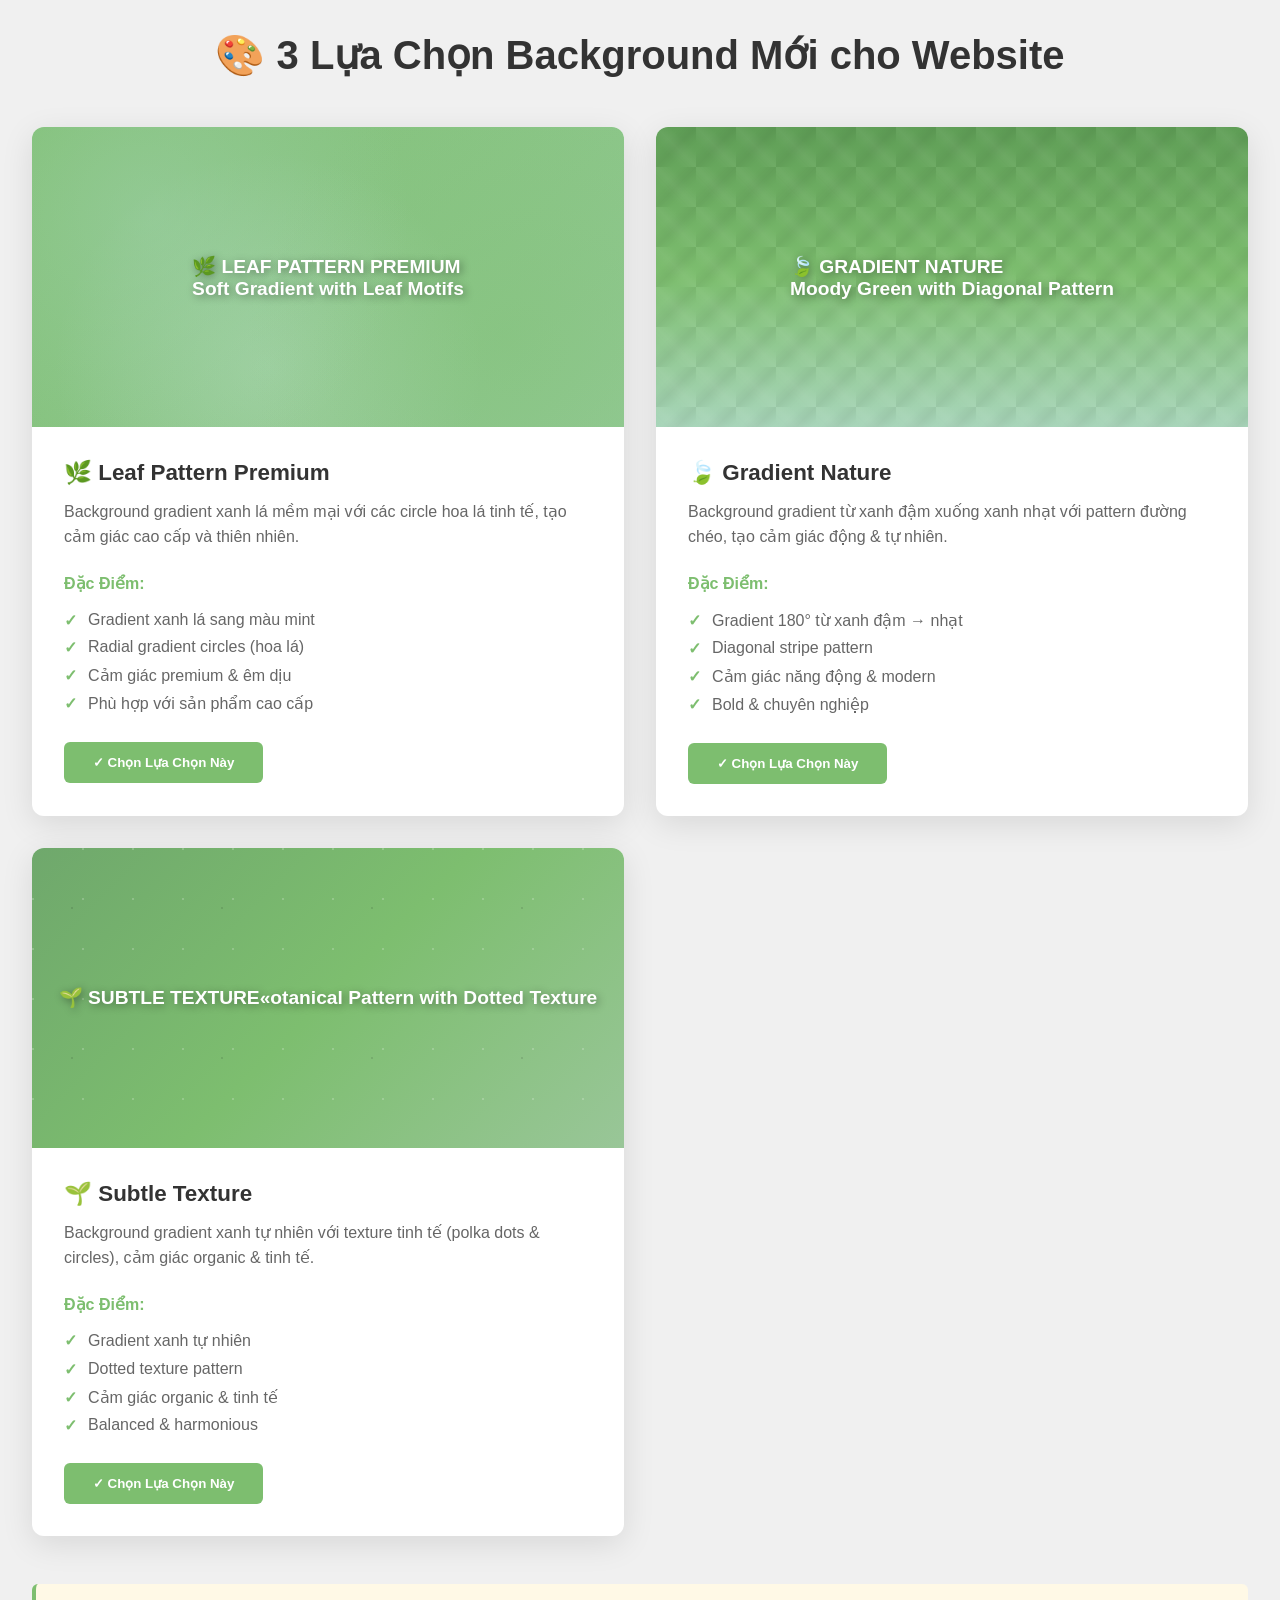
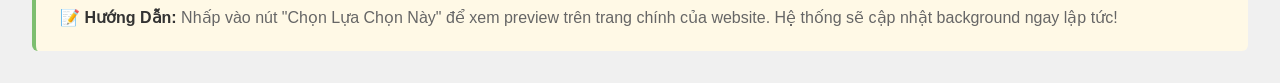
<file: backgrounds.html>
<!DOCTYPE html>
<html lang="vi">
<head>
    <meta charset="UTF-8">
    <meta name="viewport" content="width=device-width, initial-scale=1.0">
    <title>3 Background Options - Trà Sâm Trường Nhân</title>
    <style>
        * {
            margin: 0;
            padding: 0;
            box-sizing: border-box;
        }

        body {
            font-family: 'Segoe UI', Arial, sans-serif;
            background: #f0f0f0;
            padding: 2rem;
        }

        .container {
            max-width: 1400px;
            margin: 0 auto;
        }

        h1 {
            text-align: center;
            margin-bottom: 3rem;
            color: #333;
            font-size: 2.5rem;
        }

        .options-grid {
            display: grid;
            grid-template-columns: repeat(auto-fit, minmax(400px, 1fr));
            gap: 2rem;
            margin-bottom: 3rem;
        }

        .option-card {
            background: white;
            border-radius: 12px;
            overflow: hidden;
            box-shadow: 0 8px 32px rgba(0,0,0,0.1);
            transition: transform 0.3s ease;
        }

        .option-card:hover {
            transform: translateY(-8px);
            box-shadow: 0 16px 48px rgba(0,0,0,0.15);
        }

        .option-preview {
            width: 100%;
            height: 300px;
            display: flex;
            align-items: center;
            justify-content: center;
            color: white;
            font-weight: bold;
            font-size: 1.2rem;
            text-shadow: 2px 2px 8px rgba(0,0,0,0.4);
            position: relative;
        }

        .option-info {
            padding: 2rem;
        }

        .option-title {
            font-size: 1.4rem;
            margin-bottom: 0.8rem;
            color: #333;
            font-weight: 800;
        }

        .option-description {
            color: #666;
            line-height: 1.6;
            margin-bottom: 1.5rem;
        }

        .features {
            margin-bottom: 1.5rem;
        }

        .features h4 {
            color: #7DBE6F;
            margin-bottom: 0.8rem;
            font-weight: 700;
        }

        .features ul {
            list-style: none;
            padding-left: 0;
        }

        .features li {
            color: #666;
            padding: 0.3rem 0;
            padding-left: 1.5rem;
            position: relative;
        }

        .features li::before {
            content: '✓';
            position: absolute;
            left: 0;
            color: #7DBE6F;
            font-weight: bold;
        }

        .btn-select {
            display: inline-block;
            background: #7DBE6F;
            color: white;
            padding: 0.8rem 1.8rem;
            border: none;
            border-radius: 6px;
            cursor: pointer;
            font-weight: 700;
            transition: all 0.3s ease;
            text-decoration: none;
        }

        .btn-select:hover {
            background: #5F9E56;
            transform: translateY(-2px);
            box-shadow: 0 4px 12px rgba(125, 190, 111, 0.3);
        }

        /* OPTION 1: Leaf Pattern Premium */
        .preview-option1 {
            background: linear-gradient(135deg, #7DBE6F 0%, #A8D5BA 100%);
            background-attachment: fixed;
        }

        .preview-option1::before {
            content: '';
            position: absolute;
            inset: 0;
            background-image: 
                radial-gradient(circle at 20% 30%, rgba(168, 213, 186, 0.4) 0%, transparent 50%),
                radial-gradient(circle at 80% 70%, rgba(125, 190, 111, 0.3) 0%, transparent 50%),
                radial-gradient(circle at 40% 80%, rgba(200, 230, 215, 0.3) 0%, transparent 50%);
            pointer-events: none;
        }

        .preview-option1::after {
            content: '🌿 LEAF PATTERN PREMIUM\ASoft Gradient with Leaf Motifs';
            white-space: pre;
            z-index: 2;
            position: relative;
        }

        /* OPTION 2: Gradient Nature */
        .preview-option2 {
            background: linear-gradient(180deg, #5F9E56 0%, #7DBE6F 50%, #A8D5BA 100%);
        }

        .preview-option2::before {
            content: '';
            position: absolute;
            inset: 0;
            background-image: 
                linear-gradient(45deg, transparent 30%, rgba(255,255,255,0.05) 50%, transparent 70%),
                linear-gradient(-45deg, transparent 30%, rgba(0,0,0,0.05) 50%, transparent 70%);
            background-size: 40px 40px;
            pointer-events: none;
        }

        .preview-option2::after {
            content: '🍃 GRADIENT NATURE\AMoody Green with Diagonal Pattern';
            white-space: pre;
            z-index: 2;
            position: relative;
        }

        /* OPTION 3: Subtle Texture */
        .preview-option3 {
            background: linear-gradient(135deg, #6FA86C 0%, #7DBE6F 50%, #99C698 100%);
        }

        .preview-option3::before {
            content: '';
            position: absolute;
            inset: 0;
            background-image: 
                radial-gradient(circle at 1px 1px, rgba(255,255,255,0.2) 1px, transparent 1px),
                radial-gradient(circle at 40px 60px, rgba(0,0,0,0.1) 1px, transparent 1px);
            background-size: 50px 50px, 150px 150px;
            pointer-events: none;
        }

        .preview-option3::after {
            content: '🌱 SUBTLE TEXTURE\ABotanical Pattern with Dotted Texture';
            white-space: pre;
            z-index: 2;
            position: relative;
        }

        .note {
            background: #fff9e6;
            border-left: 4px solid #7DBE6F;
            padding: 1.5rem;
            border-radius: 6px;
            margin-top: 2rem;
            color: #666;
        }

        .note strong {
            color: #333;
        }
    </style>
</head>
<body>
    <div class="container">
        <h1>🎨 3 Lựa Chọn Background Mới cho Website</h1>

        <div class="options-grid">
            <!-- OPTION 1 -->
            <div class="option-card">
                <div class="option-preview preview-option1"></div>
                <div class="option-info">
                    <div class="option-title">🌿 Leaf Pattern Premium</div>
                    <p class="option-description">
                        Background gradient xanh lá mềm mại với các circle hoa lá tinh tế, tạo cảm giác cao cấp và thiên nhiên.
                    </p>
                    <div class="features">
                        <h4>Đặc Điểm:</h4>
                        <ul>
                            <li>Gradient xanh lá sang màu mint</li>
                            <li>Radial gradient circles (hoa lá)</li>
                            <li>Cảm giác premium & êm dịu</li>
                            <li>Phù hợp với sản phẩm cao cấp</li>
                        </ul>
                    </div>
                    <button class="btn-select" onclick="applyBackground('option1')">
                        ✓ Chọn Lựa Chọn Này
                    </button>
                </div>
            </div>

            <!-- OPTION 2 -->
            <div class="option-card">
                <div class="option-preview preview-option2"></div>
                <div class="option-info">
                    <div class="option-title">🍃 Gradient Nature</div>
                    <p class="option-description">
                        Background gradient từ xanh đậm xuống xanh nhạt với pattern đường chéo, tạo cảm giác động & tự nhiên.
                    </p>
                    <div class="features">
                        <h4>Đặc Điểm:</h4>
                        <ul>
                            <li>Gradient 180° từ xanh đậm → nhạt</li>
                            <li>Diagonal stripe pattern</li>
                            <li>Cảm giác năng động & modern</li>
                            <li>Bold & chuyên nghiệp</li>
                        </ul>
                    </div>
                    <button class="btn-select" onclick="applyBackground('option2')">
                        ✓ Chọn Lựa Chọn Này
                    </button>
                </div>
            </div>

            <!-- OPTION 3 -->
            <div class="option-card">
                <div class="option-preview preview-option3"></div>
                <div class="option-info">
                    <div class="option-title">🌱 Subtle Texture</div>
                    <p class="option-description">
                        Background gradient xanh tự nhiên với texture tinh tế (polka dots & circles), cảm giác organic & tinh tế.
                    </p>
                    <div class="features">
                        <h4>Đặc Điểm:</h4>
                        <ul>
                            <li>Gradient xanh tự nhiên</li>
                            <li>Dotted texture pattern</li>
                            <li>Cảm giác organic & tinh tế</li>
                            <li>Balanced & harmonious</li>
                        </ul>
                    </div>
                    <button class="btn-select" onclick="applyBackground('option3')">
                        ✓ Chọn Lựa Chọn Này
                    </button>
                </div>
            </div>
        </div>

        <div class="note">
            <strong>📝 Hướng Dẫn:</strong> Nhấp vào nút "Chọn Lựa Chọn Này" để xem preview trên trang chính của website. 
            Hệ thống sẽ cập nhật background ngay lập tức!
        </div>
    </div>

    <script>
        function applyBackground(option) {
            // Save choice to sessionStorage
            sessionStorage.setItem('backgroundChoice', option);
            
            // Redirect to main website
            window.location.href = `http://localhost:8000/?bg=${option}#hero`;
        }

        // Log option selections
        console.log('Backgrounds Demo Page Loaded');
        console.log('Option 1: Leaf Pattern Premium');
        console.log('Option 2: Gradient Nature');
        console.log('Option 3: Subtle Texture');
    </script>
</body>
</html>
</file>
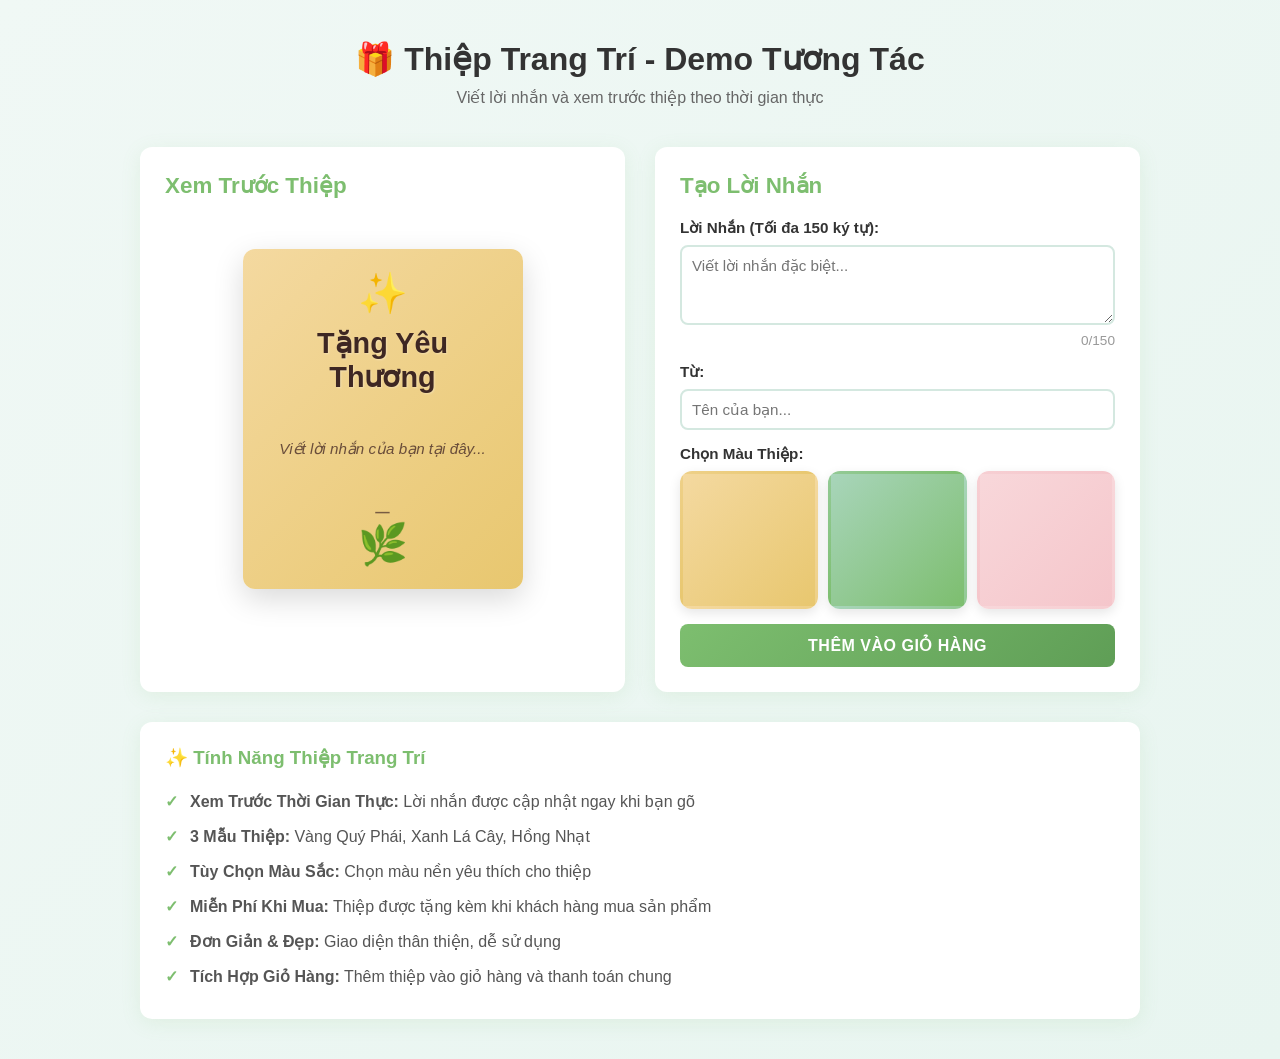
<file: demo-greeting-card.html>
<!DOCTYPE html>
<html lang="vi">
<head>
    <meta charset="UTF-8">
    <meta name="viewport" content="width=device-width, initial-scale=1.0">
    <title>Demo Greeting Card Preview</title>
    <style>
        * {
            margin: 0;
            padding: 0;
            box-sizing: border-box;
        }

        body {
            font-family: 'Segoe UI', 'Helvetica Neue', Arial, sans-serif;
            background: linear-gradient(135deg, #f0f8f5 0%, #e8f5f0 100%);
            padding: 40px 20px;
        }

        .demo-container {
            max-width: 1000px;
            margin: 0 auto;
        }

        h1 {
            text-align: center;
            color: #333;
            margin-bottom: 10px;
        }

        .subtitle {
            text-align: center;
            color: #666;
            margin-bottom: 40px;
        }

        .demo-layout {
            display: grid;
            grid-template-columns: 1fr 1fr;
            gap: 30px;
            margin-bottom: 30px;
        }

        .demo-section {
            background: white;
            padding: 25px;
            border-radius: 12px;
            box-shadow: 0 4px 20px rgba(125, 190, 111, 0.12);
        }

        .demo-section h2 {
            color: #7DBE6F;
            margin-bottom: 20px;
            font-size: 1.4rem;
        }

        /* Card Preview */
        .card-preview {
            display: flex;
            justify-content: center;
            align-items: center;
            min-height: 400px;
        }

        .card-inner {
            width: 280px;
            height: 340px;
            padding: 20px;
            border-radius: 12px;
            display: flex;
            flex-direction: column;
            justify-content: space-around;
            align-items: center;
            text-align: center;
            box-shadow: 0 10px 30px rgba(0, 0, 0, 0.15);
            background: linear-gradient(135deg, #F4D9A0 0%, #E8C76F 100%);
            color: #5c4033;
        }

        .card-decoration {
            font-size: 2.5rem;
        }

        .card-title {
            font-size: 1.8rem;
            font-weight: 800;
            color: #3e2723;
            text-shadow: 1px 1px 2px rgba(255, 255, 255, 0.3);
            margin: 0.5rem 0;
        }

        .card-message {
            font-size: 0.95rem;
            line-height: 1.6;
            margin: 1rem 0;
            font-style: italic;
            opacity: 0.9;
            min-height: 60px;
            display: flex;
            align-items: center;
            justify-content: center;
        }

        .card-signature {
            font-size: 0.9rem;
            font-weight: 600;
            margin-top: 0.5rem;
            opacity: 0.8;
        }

        /* Form Styles */
        .form-group {
            display: flex;
            flex-direction: column;
            gap: 8px;
            margin-bottom: 15px;
        }

        label {
            font-weight: 600;
            color: #333;
            font-size: 0.95rem;
        }

        input, textarea {
            padding: 10px;
            border: 2px solid #d4e8e0;
            border-radius: 8px;
            font-family: inherit;
            font-size: 0.95rem;
            transition: all 0.3s;
        }

        input:focus, textarea:focus {
            outline: none;
            border-color: #7DBE6F;
            background: #f0f8f5;
            box-shadow: 0 0 0 3px rgba(125, 190, 111, 0.1);
        }

        textarea {
            resize: vertical;
            min-height: 80px;
        }

        .char-count {
            font-size: 0.85rem;
            color: #999;
            text-align: right;
        }

        .color-picker {
            display: grid;
            grid-template-columns: repeat(3, 1fr);
            gap: 10px;
        }

        .color-option {
            width: 100%;
            aspect-ratio: 1;
            border: 3px solid transparent;
            border-radius: 12px;
            cursor: pointer;
            transition: all 0.3s;
            box-shadow: 0 4px 12px rgba(0, 0, 0, 0.1);
        }

        .color-option:hover {
            transform: translateY(-4px);
            box-shadow: 0 8px 20px rgba(0, 0, 0, 0.15);
        }

        .color-gold {
            background: linear-gradient(135deg, #F4D9A0 0%, #E8C76F 100%);
        }

        .color-green {
            background: linear-gradient(135deg, #A8D5BA 0%, #7DBE6F 100%);
        }

        .color-rose {
            background: linear-gradient(135deg, #F8D7DA 0%, #F5C6CB 100%);
        }

        .button {
            width: 100%;
            padding: 12px;
            background: linear-gradient(135deg, #7DBE6F 0%, #5F9E56 100%);
            color: white;
            border: none;
            border-radius: 8px;
            font-size: 1rem;
            font-weight: 700;
            cursor: pointer;
            transition: all 0.3s;
            text-transform: uppercase;
            letter-spacing: 0.5px;
        }

        .button:hover {
            transform: translateY(-2px);
            box-shadow: 0 8px 20px rgba(125, 190, 111, 0.3);
        }

        .features {
            background: white;
            padding: 25px;
            border-radius: 12px;
            box-shadow: 0 4px 20px rgba(125, 190, 111, 0.12);
            margin-top: 30px;
        }

        .features h3 {
            color: #7DBE6F;
            margin-bottom: 15px;
        }

        .feature-list {
            list-style: none;
        }

        .feature-list li {
            padding: 8px 0;
            padding-left: 25px;
            position: relative;
            color: #555;
        }

        .feature-list li:before {
            content: "✓";
            position: absolute;
            left: 0;
            color: #7DBE6F;
            font-weight: bold;
        }

        @media (max-width: 768px) {
            .demo-layout {
                grid-template-columns: 1fr;
            }

            .card-inner {
                height: 300px;
                padding: 15px;
            }
        }
    </style>
</head>
<body>
    <div class="demo-container">
        <h1>🎁 Thiệp Trang Trí - Demo Tương Tác</h1>
        <p class="subtitle">Viết lời nhắn và xem trước thiệp theo thời gian thực</p>

        <div class="demo-layout">
            <!-- Preview -->
            <div class="demo-section">
                <h2>Xem Trước Thiệp</h2>
                <div class="card-preview">
                    <div class="card-inner" id="preview-card">
                        <div class="card-decoration">✨</div>
                        <h3 class="card-title">Tặng Yêu Thương</h3>
                        <p class="card-message" id="preview-message">Viết lời nhắn của bạn tại đây...</p>
                        <p class="card-signature" id="preview-signature">—</p>
                        <div class="card-decoration">🌿</div>
                    </div>
                </div>
            </div>

            <!-- Editor -->
            <div class="demo-section">
                <h2>Tạo Lời Nhắn</h2>
                <div class="form-group">
                    <label for="card-message">Lời Nhắn (Tối đa 150 ký tự):</label>
                    <textarea id="card-message" placeholder="Viết lời nhắn đặc biệt..." maxlength="150"></textarea>
                    <div class="char-count"><span id="char-count">0</span>/150</div>
                </div>

                <div class="form-group">
                    <label for="sender-name">Từ:</label>
                    <input type="text" id="sender-name" placeholder="Tên của bạn..." maxlength="30">
                </div>

                <div class="form-group">
                    <label>Chọn Màu Thiệp:</label>
                    <div class="color-picker">
                        <div class="color-option color-gold" onclick="updateCardColor('gold')"></div>
                        <div class="color-option color-green" onclick="updateCardColor('green')"></div>
                        <div class="color-option color-rose" onclick="updateCardColor('rose')"></div>
                    </div>
                </div>

                <button class="button" onclick="addCardToCart()">Thêm Vào Giỏ Hàng</button>
            </div>
        </div>

        <!-- Features -->
        <div class="features">
            <h3>✨ Tính Năng Thiệp Trang Trí</h3>
            <ul class="feature-list">
                <li><strong>Xem Trước Thời Gian Thực:</strong> Lời nhắn được cập nhật ngay khi bạn gõ</li>
                <li><strong>3 Mẫu Thiệp:</strong> Vàng Quý Phái, Xanh Lá Cây, Hồng Nhạt</li>
                <li><strong>Tùy Chọn Màu Sắc:</strong> Chọn màu nền yêu thích cho thiệp</li>
                <li><strong>Miễn Phí Khi Mua:</strong> Thiệp được tặng kèm khi khách hàng mua sản phẩm</li>
                <li><strong>Đơn Giản & Đẹp:</strong> Giao diện thân thiện, dễ sử dụng</li>
                <li><strong>Tích Hợp Giỏ Hàng:</strong> Thêm thiệp vào giỏ hàng và thanh toán chung</li>
            </ul>
        </div>
    </div>

    <script>
        // Xử lý nhập liệu lời nhắn
        document.getElementById('card-message').addEventListener('input', function() {
            updatePreview();
            updateCharCount();
        });

        // Xử lý nhập liệu tên người gửi
        document.getElementById('sender-name').addEventListener('input', function() {
            updatePreview();
        });

        function updatePreview() {
            const message = document.getElementById('card-message').value || 'Viết lời nhắn của bạn tại đây...';
            const sender = document.getElementById('sender-name').value;
            
            document.getElementById('preview-message').textContent = message;
            document.getElementById('preview-signature').textContent = sender ? `— ${sender}` : '—';
        }

        function updateCharCount() {
            const count = document.getElementById('card-message').value.length;
            document.getElementById('char-count').textContent = count;
        }

        function updateCardColor(color) {
            const card = document.getElementById('preview-card');
            card.classList.remove('color-gold', 'color-green', 'color-rose');
            
            const colorMap = {
                'gold': 'linear-gradient(135deg, #F4D9A0 0%, #E8C76F 100%)',
                'green': 'linear-gradient(135deg, #A8D5BA 0%, #7DBE6F 100%)',
                'rose': 'linear-gradient(135deg, #F8D7DA 0%, #F5C6CB 100%)'
            };
            
            card.style.background = colorMap[color];
        }

        function addCardToCart() {
            const message = document.getElementById('card-message').value;
            const sender = document.getElementById('sender-name').value;
            
            if (!message.trim()) {
                alert('⚠️ Vui lòng viết lời nhắn!');
                return;
            }

            if (!sender.trim()) {
                alert('⚠️ Vui lòng nhập tên của bạn!');
                return;
            }

            alert('✅ Thiệp được thêm vào giỏ hàng!\n\nLời nhắn: "' + message + '"\nTừ: ' + sender);
            document.getElementById('card-message').value = '';
            document.getElementById('sender-name').value = '';
            updatePreview();
            updateCharCount();
        }
    </script>
</body>
</html>
</file>
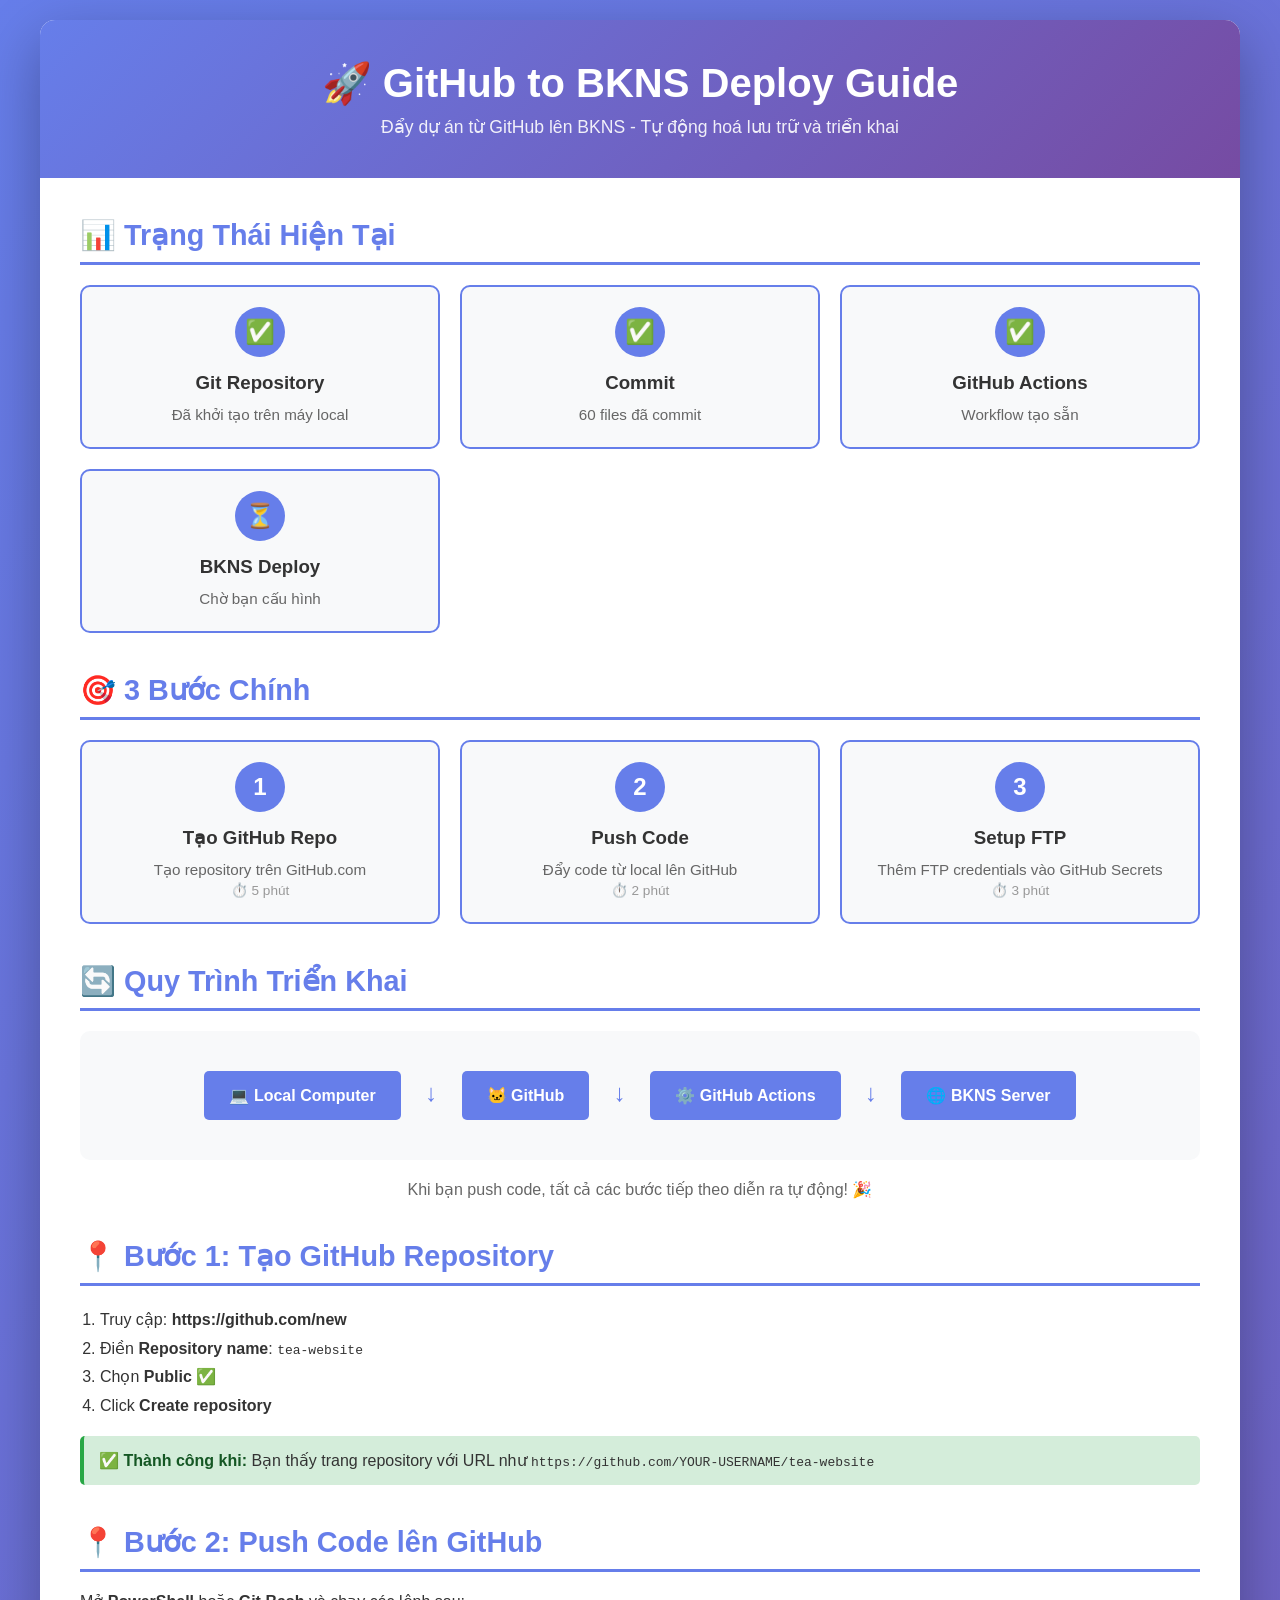
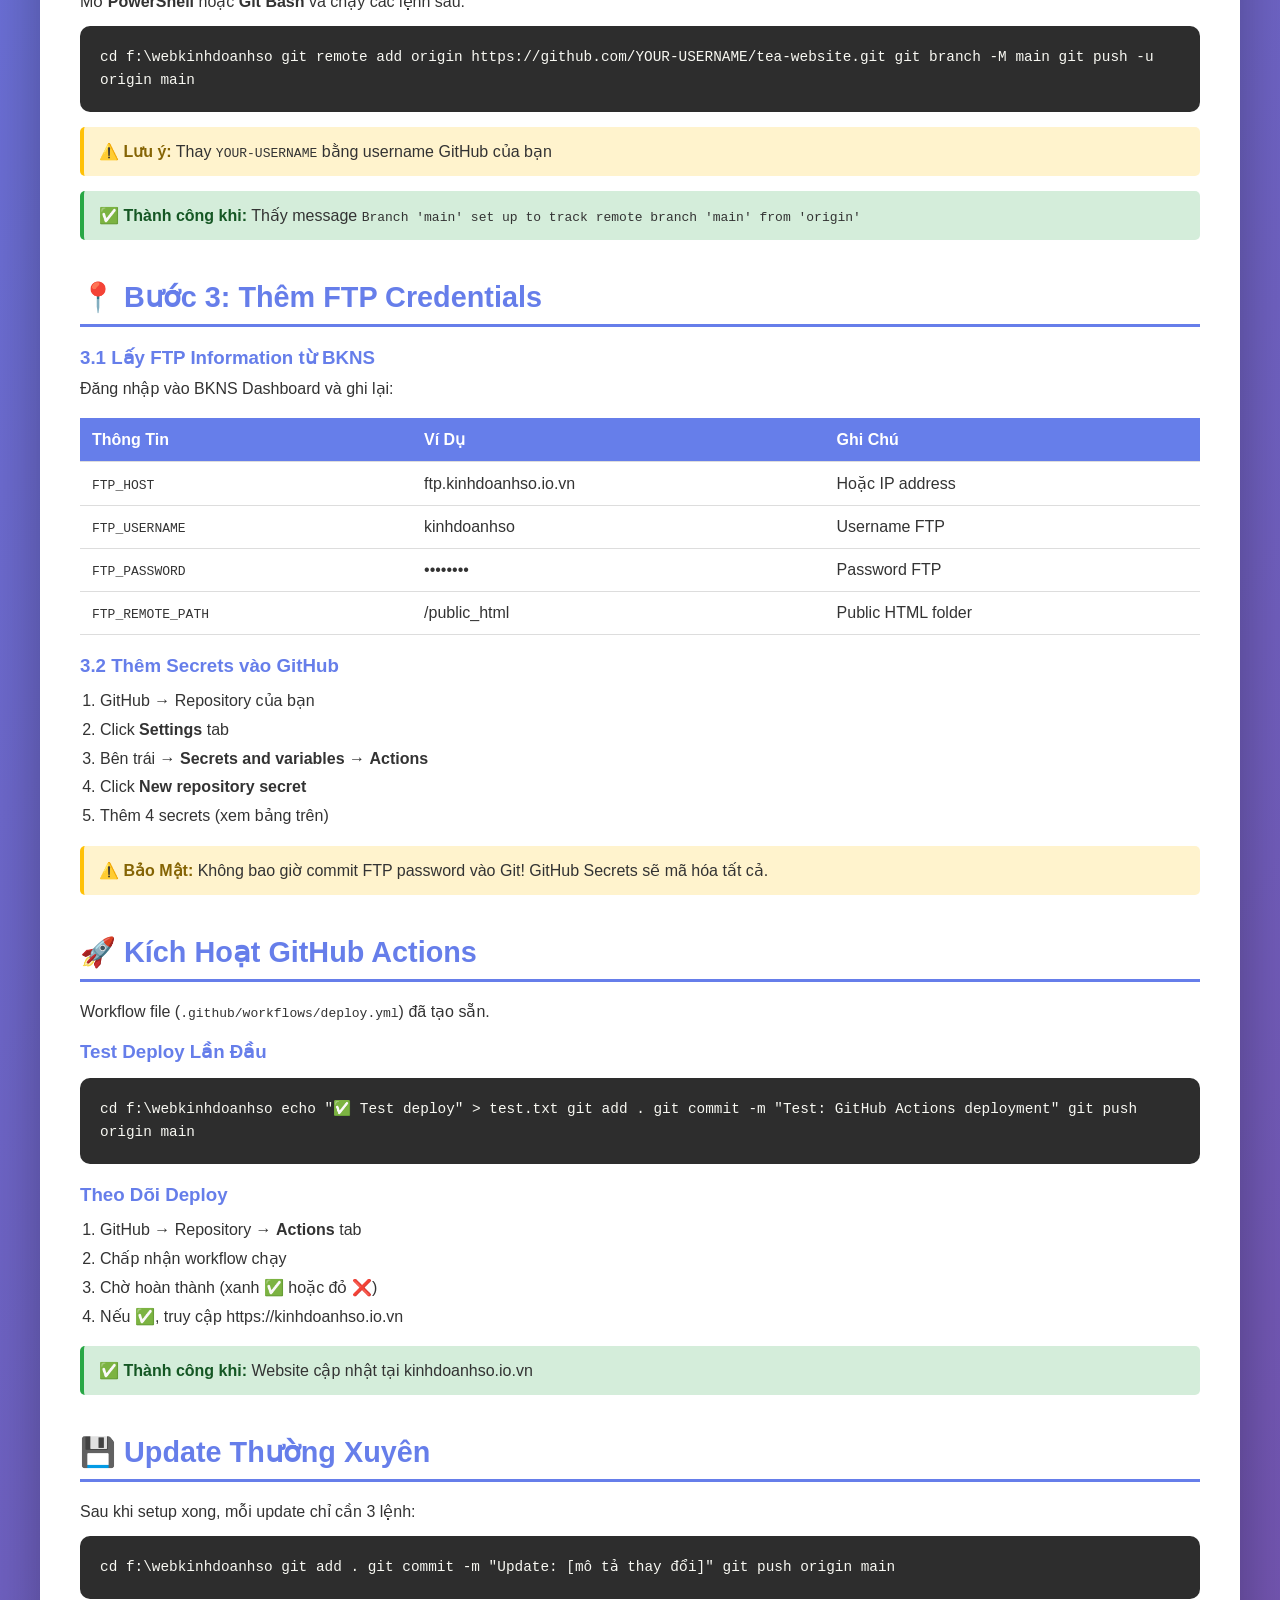
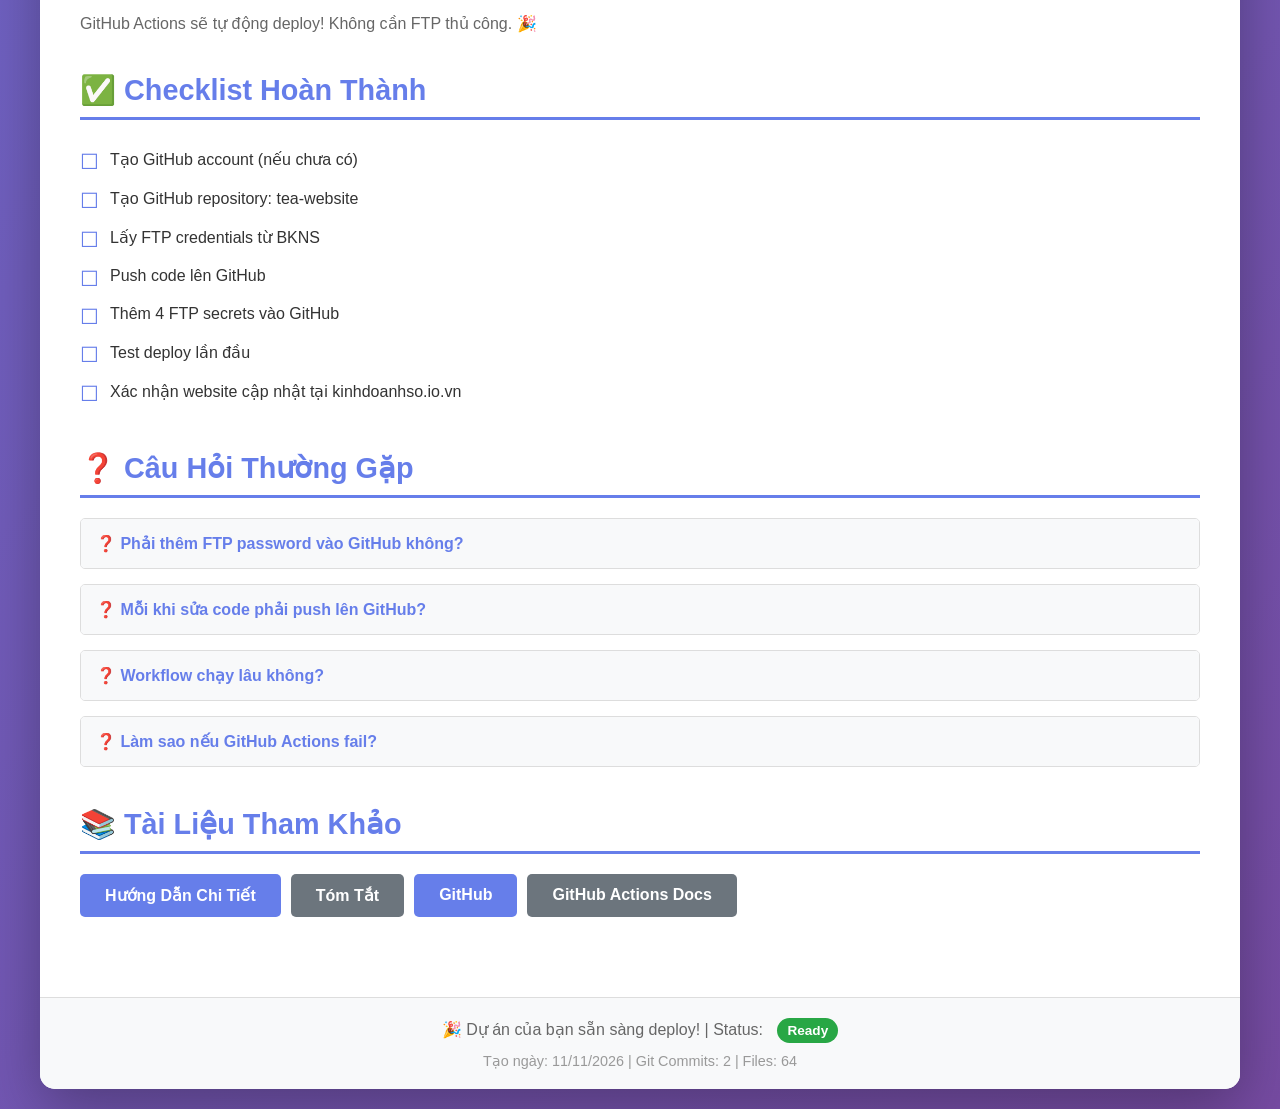
<file: DEPLOY-GITHUB-GUIDE.html>
<!DOCTYPE html>
<html lang="vi">
<head>
    <meta charset="UTF-8">
    <meta name="viewport" content="width=device-width, initial-scale=1.0">
    <title>GitHub Deploy Guide - Trà Sâm Trường Nhân</title>
    <style>
        * {
            margin: 0;
            padding: 0;
            box-sizing: border-box;
        }
        
        body {
            font-family: 'Segoe UI', Tahoma, Geneva, Verdana, sans-serif;
            background: linear-gradient(135deg, #667eea 0%, #764ba2 100%);
            min-height: 100vh;
            padding: 20px;
            color: #333;
        }
        
        .container {
            max-width: 1200px;
            margin: 0 auto;
            background: white;
            border-radius: 15px;
            box-shadow: 0 20px 60px rgba(0,0,0,0.3);
            overflow: hidden;
        }
        
        .header {
            background: linear-gradient(135deg, #667eea 0%, #764ba2 100%);
            color: white;
            padding: 40px 20px;
            text-align: center;
        }
        
        .header h1 {
            font-size: 2.5em;
            margin-bottom: 10px;
        }
        
        .header p {
            font-size: 1.1em;
            opacity: 0.9;
        }
        
        .content {
            padding: 40px;
        }
        
        .section {
            margin-bottom: 40px;
        }
        
        .section h2 {
            color: #667eea;
            font-size: 1.8em;
            margin-bottom: 20px;
            padding-bottom: 10px;
            border-bottom: 3px solid #667eea;
        }
        
        .steps {
            display: grid;
            grid-template-columns: repeat(auto-fit, minmax(280px, 1fr));
            gap: 20px;
            margin-bottom: 30px;
        }
        
        .step-card {
            background: #f8f9fa;
            border: 2px solid #667eea;
            border-radius: 10px;
            padding: 20px;
            text-align: center;
            transition: all 0.3s ease;
        }
        
        .step-card:hover {
            transform: translateY(-5px);
            box-shadow: 0 10px 30px rgba(102, 126, 234, 0.2);
        }
        
        .step-number {
            display: inline-block;
            width: 50px;
            height: 50px;
            background: #667eea;
            color: white;
            border-radius: 50%;
            line-height: 50px;
            font-size: 1.5em;
            font-weight: bold;
            margin-bottom: 15px;
        }
        
        .step-card h3 {
            color: #333;
            margin-bottom: 10px;
        }
        
        .step-card p {
            color: #666;
            font-size: 0.95em;
            line-height: 1.5;
        }
        
        .code-block {
            background: #2d2d2d;
            color: #f8f8f2;
            padding: 20px;
            border-radius: 10px;
            overflow-x: auto;
            margin: 15px 0;
            font-family: 'Courier New', monospace;
            font-size: 0.9em;
            line-height: 1.6;
        }
        
        .code-block code {
            color: #66d9ef;
        }
        
        .warning {
            background: #fff3cd;
            border-left: 4px solid #ffc107;
            padding: 15px;
            border-radius: 5px;
            margin: 15px 0;
        }
        
        .warning strong {
            color: #856404;
        }
        
        .success {
            background: #d4edda;
            border-left: 4px solid #28a745;
            padding: 15px;
            border-radius: 5px;
            margin: 15px 0;
        }
        
        .success strong {
            color: #155724;
        }
        
        .flow-diagram {
            background: #f8f9fa;
            padding: 30px;
            border-radius: 10px;
            margin: 20px 0;
            text-align: center;
        }
        
        .flow-box {
            display: inline-block;
            background: #667eea;
            color: white;
            padding: 15px 25px;
            border-radius: 5px;
            margin: 10px;
            font-weight: bold;
        }
        
        .arrow {
            display: inline-block;
            font-size: 1.5em;
            color: #667eea;
            margin: 0 10px;
        }
        
        .credentials-table {
            width: 100%;
            border-collapse: collapse;
            margin: 20px 0;
        }
        
        .credentials-table th,
        .credentials-table td {
            padding: 12px;
            text-align: left;
            border-bottom: 1px solid #ddd;
        }
        
        .credentials-table th {
            background: #667eea;
            color: white;
        }
        
        .credentials-table tr:hover {
            background: #f8f9fa;
        }
        
        .checklist {
            list-style: none;
        }
        
        .checklist li {
            padding: 10px 0;
            padding-left: 30px;
            position: relative;
        }
        
        .checklist li:before {
            content: "☐";
            position: absolute;
            left: 0;
            font-size: 1.3em;
            color: #667eea;
        }
        
        .button-group {
            display: flex;
            gap: 10px;
            margin-top: 20px;
            flex-wrap: wrap;
        }
        
        .button {
            display: inline-block;
            background: #667eea;
            color: white;
            padding: 12px 25px;
            border-radius: 5px;
            text-decoration: none;
            font-weight: bold;
            transition: all 0.3s ease;
        }
        
        .button:hover {
            background: #764ba2;
            transform: translateY(-2px);
            box-shadow: 0 5px 15px rgba(102, 126, 234, 0.3);
        }
        
        .button.secondary {
            background: #6c757d;
        }
        
        .button.secondary:hover {
            background: #5a6268;
        }
        
        .footer {
            background: #f8f9fa;
            padding: 20px;
            text-align: center;
            color: #666;
            border-top: 1px solid #ddd;
        }
        
        .badge {
            display: inline-block;
            background: #28a745;
            color: white;
            padding: 5px 10px;
            border-radius: 20px;
            font-size: 0.85em;
            font-weight: bold;
            margin-left: 10px;
        }
        
        .badge.warn {
            background: #ffc107;
            color: #333;
        }
        
        .faq-item {
            margin: 15px 0;
            border: 1px solid #ddd;
            border-radius: 5px;
            overflow: hidden;
        }
        
        .faq-question {
            background: #f8f9fa;
            padding: 15px;
            cursor: pointer;
            font-weight: bold;
            color: #667eea;
        }
        
        .faq-answer {
            padding: 15px;
            background: white;
            display: none;
        }
        
        .faq-answer.active {
            display: block;
        }
    </style>
</head>
<body>
    <div class="container">
        <div class="header">
            <h1>🚀 GitHub to BKNS Deploy Guide</h1>
            <p>Đẩy dự án từ GitHub lên BKNS - Tự động hoá lưu trữ và triển khai</p>
        </div>
        
        <div class="content">
            <!-- Status Section -->
            <div class="section">
                <h2>📊 Trạng Thái Hiện Tại</h2>
                <div class="steps">
                    <div class="step-card">
                        <div class="step-number">✅</div>
                        <h3>Git Repository</h3>
                        <p>Đã khởi tạo trên máy local</p>
                    </div>
                    <div class="step-card">
                        <div class="step-number">✅</div>
                        <h3>Commit</h3>
                        <p>60 files đã commit</p>
                    </div>
                    <div class="step-card">
                        <div class="step-number">✅</div>
                        <h3>GitHub Actions</h3>
                        <p>Workflow tạo sẵn</p>
                    </div>
                    <div class="step-card">
                        <div class="step-number">⏳</div>
                        <h3>BKNS Deploy</h3>
                        <p>Chờ bạn cấu hình</p>
                    </div>
                </div>
            </div>
            
            <!-- Main Steps -->
            <div class="section">
                <h2>🎯 3 Bước Chính</h2>
                <div class="steps">
                    <div class="step-card">
                        <div class="step-number">1</div>
                        <h3>Tạo GitHub Repo</h3>
                        <p>Tạo repository trên GitHub.com</p>
                        <p style="color: #999; font-size: 0.85em;">⏱️ 5 phút</p>
                    </div>
                    <div class="step-card">
                        <div class="step-number">2</div>
                        <h3>Push Code</h3>
                        <p>Đẩy code từ local lên GitHub</p>
                        <p style="color: #999; font-size: 0.85em;">⏱️ 2 phút</p>
                    </div>
                    <div class="step-card">
                        <div class="step-number">3</div>
                        <h3>Setup FTP</h3>
                        <p>Thêm FTP credentials vào GitHub Secrets</p>
                        <p style="color: #999; font-size: 0.85em;">⏱️ 3 phút</p>
                    </div>
                </div>
            </div>
            
            <!-- Deployment Flow -->
            <div class="section">
                <h2>🔄 Quy Trình Triển Khai</h2>
                <div class="flow-diagram">
                    <div class="flow-box">💻 Local Computer</div>
                    <div class="arrow">↓</div>
                    <div class="flow-box">🐱 GitHub</div>
                    <div class="arrow">↓</div>
                    <div class="flow-box">⚙️ GitHub Actions</div>
                    <div class="arrow">↓</div>
                    <div class="flow-box">🌐 BKNS Server</div>
                </div>
                <p style="text-align: center; color: #666; margin-top: 15px;">
                    Khi bạn push code, tất cả các bước tiếp theo diễn ra tự động! 🎉
                </p>
            </div>
            
            <!-- Step 1 -->
            <div class="section">
                <h2>📍 Bước 1: Tạo GitHub Repository</h2>
                <ol style="padding-left: 20px; line-height: 1.8;">
                    <li>Truy cập: <strong>https://github.com/new</strong></li>
                    <li>Điền <strong>Repository name</strong>: <code>tea-website</code></li>
                    <li>Chọn <strong>Public</strong> ✅</li>
                    <li>Click <strong>Create repository</strong></li>
                </ol>
                <div class="success">
                    <strong>✅ Thành công khi:</strong> Bạn thấy trang repository với URL như <code>https://github.com/YOUR-USERNAME/tea-website</code>
                </div>
            </div>
            
            <!-- Step 2 -->
            <div class="section">
                <h2>📍 Bước 2: Push Code lên GitHub</h2>
                <p>Mở <strong>PowerShell</strong> hoặc <strong>Git Bash</strong> và chạy các lệnh sau:</p>
                
                <div class="code-block">
cd f:\webkinhdoanhso
git remote add origin https://github.com/YOUR-USERNAME/tea-website.git
git branch -M main
git push -u origin main
                </div>
                
                <div class="warning">
                    <strong>⚠️ Lưu ý:</strong> Thay <code>YOUR-USERNAME</code> bằng username GitHub của bạn
                </div>
                
                <div class="success">
                    <strong>✅ Thành công khi:</strong> Thấy message <code>Branch 'main' set up to track remote branch 'main' from 'origin'</code>
                </div>
            </div>
            
            <!-- Step 3 -->
            <div class="section">
                <h2>📍 Bước 3: Thêm FTP Credentials</h2>
                
                <h3 style="color: #667eea; margin: 20px 0 10px;">3.1 Lấy FTP Information từ BKNS</h3>
                <p>Đăng nhập vào BKNS Dashboard và ghi lại:</p>
                <table class="credentials-table">
                    <tr>
                        <th>Thông Tin</th>
                        <th>Ví Dụ</th>
                        <th>Ghi Chú</th>
                    </tr>
                    <tr>
                        <td><code>FTP_HOST</code></td>
                        <td>ftp.kinhdoanhso.io.vn</td>
                        <td>Hoặc IP address</td>
                    </tr>
                    <tr>
                        <td><code>FTP_USERNAME</code></td>
                        <td>kinhdoanhso</td>
                        <td>Username FTP</td>
                    </tr>
                    <tr>
                        <td><code>FTP_PASSWORD</code></td>
                        <td>••••••••</td>
                        <td>Password FTP</td>
                    </tr>
                    <tr>
                        <td><code>FTP_REMOTE_PATH</code></td>
                        <td>/public_html</td>
                        <td>Public HTML folder</td>
                    </tr>
                </table>
                
                <h3 style="color: #667eea; margin: 20px 0 10px;">3.2 Thêm Secrets vào GitHub</h3>
                <ol style="padding-left: 20px; line-height: 1.8;">
                    <li>GitHub → Repository của bạn</li>
                    <li>Click <strong>Settings</strong> tab</li>
                    <li>Bên trái → <strong>Secrets and variables</strong> → <strong>Actions</strong></li>
                    <li>Click <strong>New repository secret</strong></li>
                    <li>Thêm 4 secrets (xem bảng trên)</li>
                </ol>
                
                <div class="warning">
                    <strong>⚠️ Bảo Mật:</strong> Không bao giờ commit FTP password vào Git! GitHub Secrets sẽ mã hóa tất cả.
                </div>
            </div>
            
            <!-- Deployment -->
            <div class="section">
                <h2>🚀 Kích Hoạt GitHub Actions</h2>
                <p>Workflow file (<code>.github/workflows/deploy.yml</code>) đã tạo sẵn.</p>
                
                <h3 style="color: #667eea; margin: 20px 0 10px;">Test Deploy Lần Đầu</h3>
                <div class="code-block">
cd f:\webkinhdoanhso
echo "✅ Test deploy" > test.txt
git add .
git commit -m "Test: GitHub Actions deployment"
git push origin main
                </div>
                
                <h3 style="color: #667eea; margin: 20px 0 10px;">Theo Dõi Deploy</h3>
                <ol style="padding-left: 20px; line-height: 1.8;">
                    <li>GitHub → Repository → <strong>Actions</strong> tab</li>
                    <li>Chấp nhận workflow chạy</li>
                    <li>Chờ hoàn thành (xanh ✅ hoặc đỏ ❌)</li>
                    <li>Nếu ✅, truy cập https://kinhdoanhso.io.vn</li>
                </ol>
                
                <div class="success">
                    <strong>✅ Thành công khi:</strong> Website cập nhật tại kinhdoanhso.io.vn
                </div>
            </div>
            
            <!-- Regular Updates -->
            <div class="section">
                <h2>💾 Update Thường Xuyên</h2>
                <p>Sau khi setup xong, mỗi update chỉ cần 3 lệnh:</p>
                <div class="code-block">
cd f:\webkinhdoanhso
git add .
git commit -m "Update: [mô tả thay đổi]"
git push origin main
                </div>
                <p style="color: #666; margin-top: 15px;">GitHub Actions sẽ tự động deploy! Không cần FTP thủ công. 🎉</p>
            </div>
            
            <!-- Checklist -->
            <div class="section">
                <h2>✅ Checklist Hoàn Thành</h2>
                <ul class="checklist">
                    <li>Tạo GitHub account (nếu chưa có)</li>
                    <li>Tạo GitHub repository: tea-website</li>
                    <li>Lấy FTP credentials từ BKNS</li>
                    <li>Push code lên GitHub</li>
                    <li>Thêm 4 FTP secrets vào GitHub</li>
                    <li>Test deploy lần đầu</li>
                    <li>Xác nhận website cập nhật tại kinhdoanhso.io.vn</li>
                </ul>
            </div>
            
            <!-- FAQ -->
            <div class="section">
                <h2>❓ Câu Hỏi Thường Gặp</h2>
                <div class="faq-item">
                    <div class="faq-question" onclick="this.nextElementSibling.classList.toggle('active')">
                        ❓ Phải thêm FTP password vào GitHub không?
                    </div>
                    <div class="faq-answer">
                        Có, nhưng qua GitHub Secrets (mã hóa). Không bao giờ commit password vào Git!
                    </div>
                </div>
                
                <div class="faq-item">
                    <div class="faq-question" onclick="this.nextElementSibling.classList.toggle('active')">
                        ❓ Mỗi khi sửa code phải push lên GitHub?
                    </div>
                    <div class="faq-answer">
                        Đúng! Đó là best practice. GitHub cũng serve như backup online. Ngoài ra, GitHub Actions sẽ tự động deploy khi push.
                    </div>
                </div>
                
                <div class="faq-item">
                    <div class="faq-question" onclick="this.nextElementSibling.classList.toggle('active')">
                        ❓ Workflow chạy lâu không?
                    </div>
                    <div class="faq-answer">
                        Bình thường 1-2 phút. Nếu lâu hơn, có thể do files nhiều hoặc network chậm.
                    </div>
                </div>
                
                <div class="faq-item">
                    <div class="faq-question" onclick="this.nextElementSibling.classList.toggle('active')">
                        ❓ Làm sao nếu GitHub Actions fail?
                    </div>
                    <div class="faq-answer">
                        Kiểm tra logs trên GitHub Actions tab. Thường là FTP credentials sai hoặc host không đúng.
                    </div>
                </div>
            </div>
            
            <!-- Resources -->
            <div class="section">
                <h2>📚 Tài Liệu Tham Khảo</h2>
                <div class="button-group">
                    <a href="HUONG_DAN_DEPLOY_GITHUB_CHI_TIET.md" class="button">Hướng Dẫn Chi Tiết</a>
                    <a href="DEPLOY-SUMMARY.md" class="button secondary">Tóm Tắt</a>
                    <a href="https://github.com" class="button">GitHub</a>
                    <a href="https://docs.github.com/en/actions" class="button secondary">GitHub Actions Docs</a>
                </div>
            </div>
        </div>
        
        <div class="footer">
            <p>🎉 Dự án của bạn sẵn sàng deploy! | Status: <span class="badge">Ready</span></p>
            <p style="margin-top: 10px; color: #999; font-size: 0.9em;">
                Tạo ngày: 11/11/2026 | Git Commits: 2 | Files: 64
            </p>
        </div>
    </div>
    
    <script>
        // Smooth scrolling
        document.querySelectorAll('a[href="#"]').forEach(anchor => {
            anchor.addEventListener('click', function (e) {
                e.preventDefault();
            });
        });
    </script>
</body>
</html>
</file>
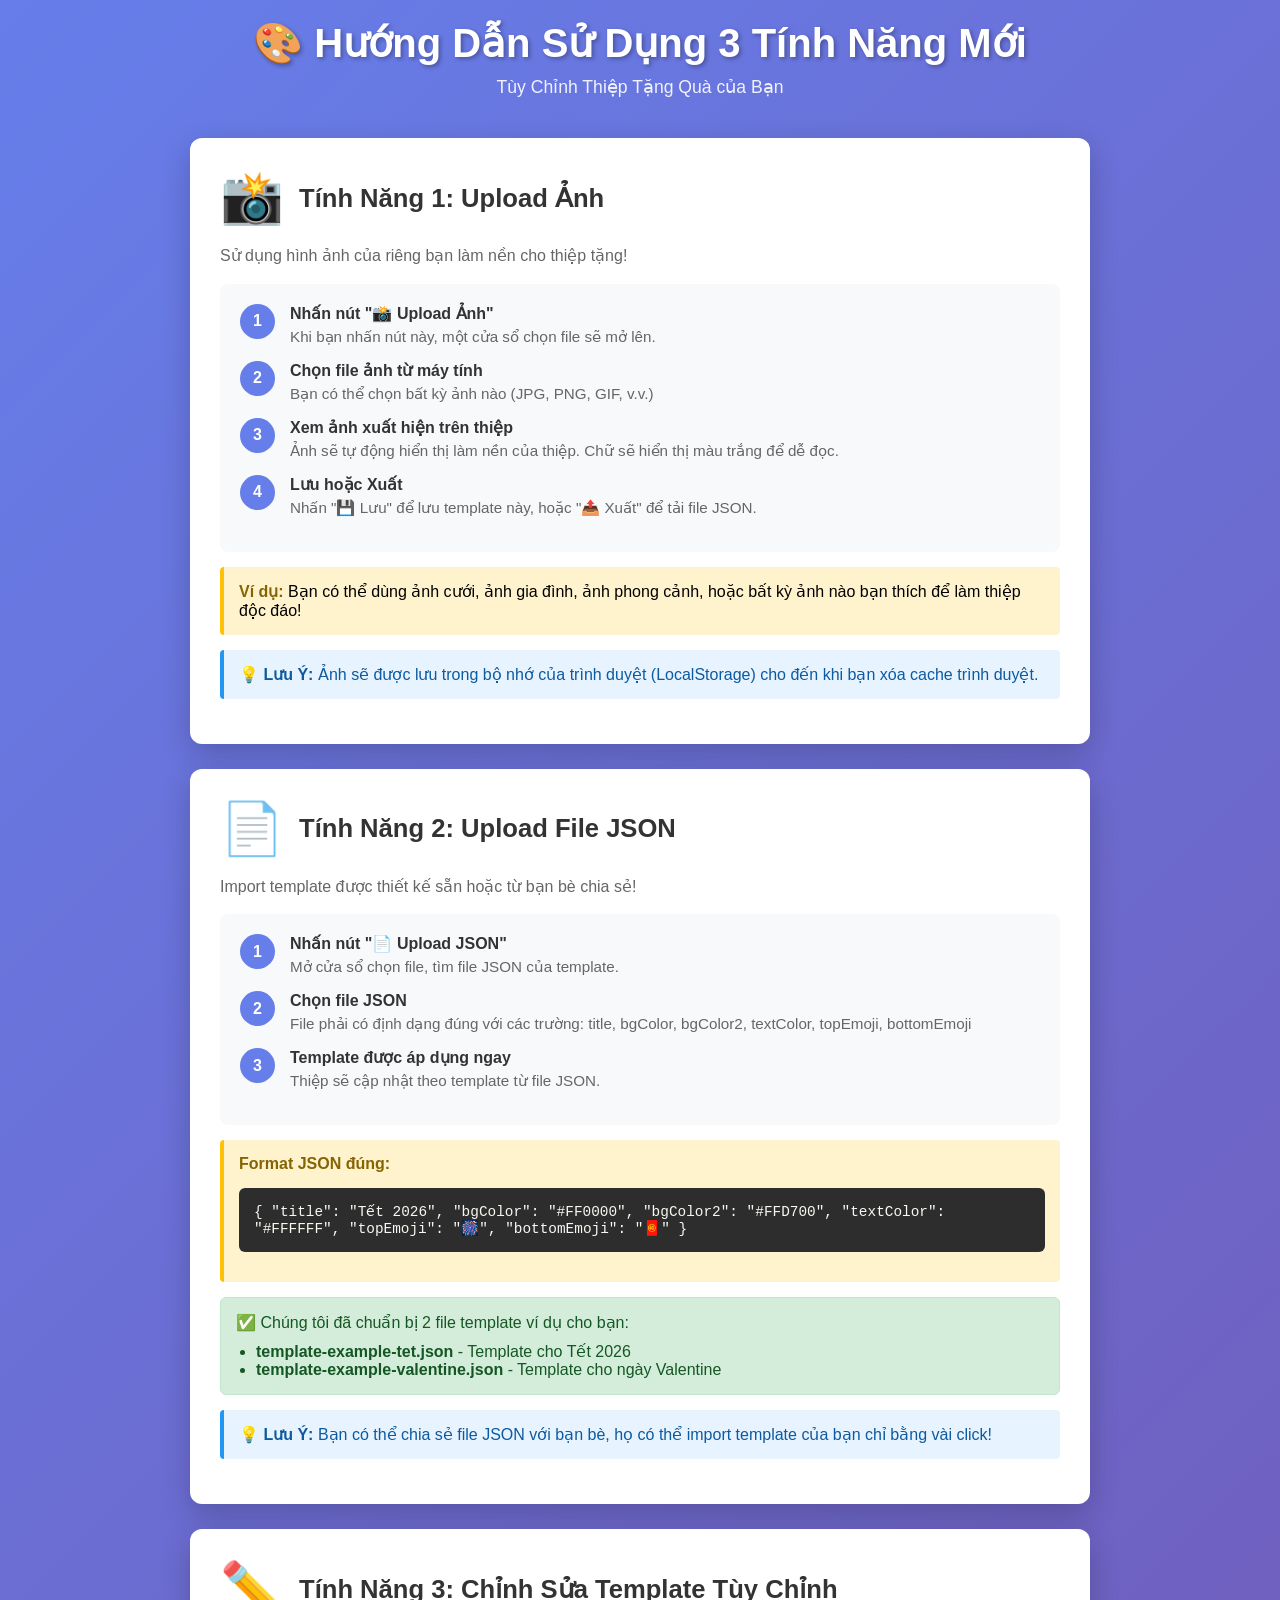
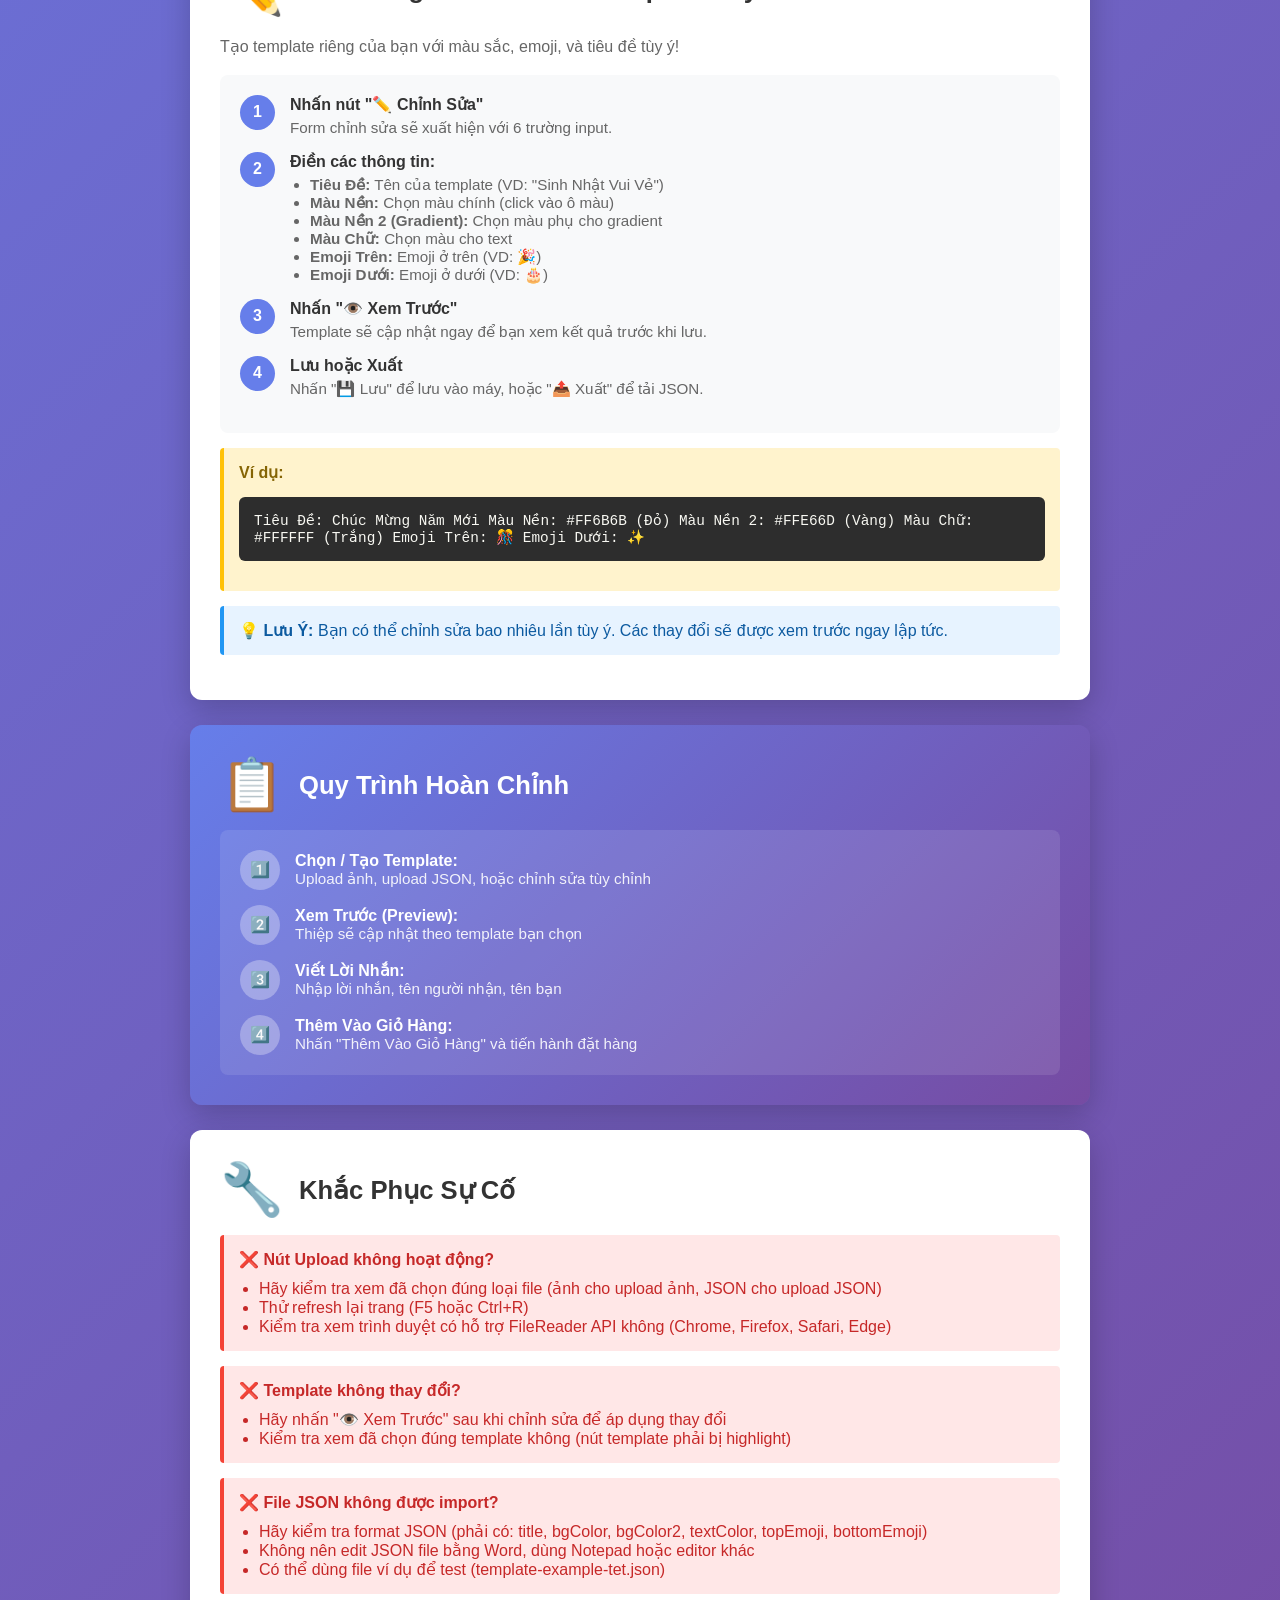
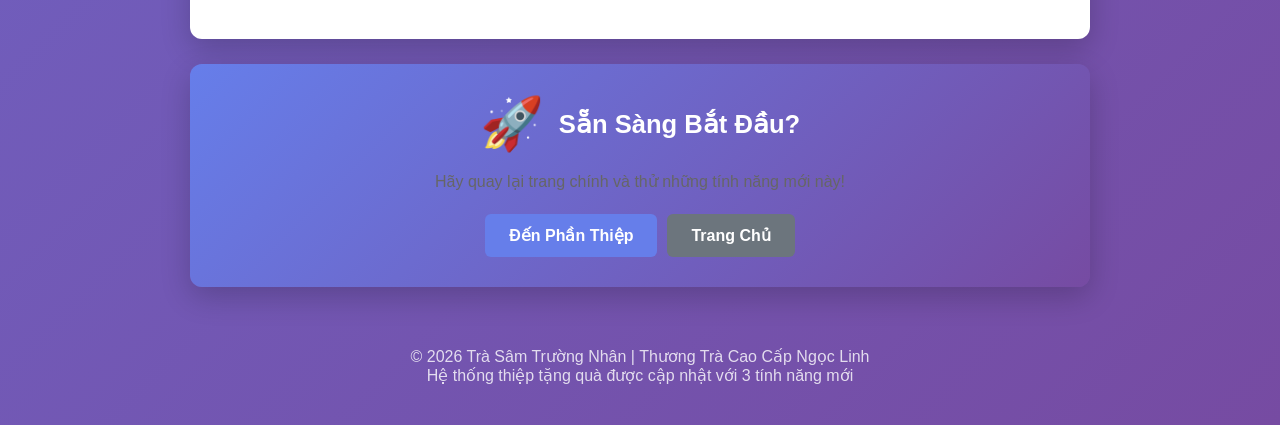
<file: guide-3-features.html>
<!DOCTYPE html>
<html lang="vi">
<head>
    <meta charset="UTF-8">
    <meta name="viewport" content="width=device-width, initial-scale=1.0">
    <title>Hướng Dẫn Sử Dụng 3 Tính Năng Mới</title>
    <style>
        * {
            margin: 0;
            padding: 0;
            box-sizing: border-box;
        }

        body {
            font-family: 'Segoe UI', Tahoma, Geneva, Verdana, sans-serif;
            background: linear-gradient(135deg, #667eea 0%, #764ba2 100%);
            min-height: 100vh;
            padding: 20px;
        }

        .container {
            max-width: 900px;
            margin: 0 auto;
        }

        .header {
            text-align: center;
            color: white;
            margin-bottom: 40px;
        }

        .header h1 {
            font-size: 2.5em;
            margin-bottom: 10px;
            text-shadow: 2px 2px 4px rgba(0,0,0,0.3);
        }

        .header p {
            font-size: 1.1em;
            opacity: 0.9;
        }

        .feature-card {
            background: white;
            border-radius: 12px;
            padding: 30px;
            margin-bottom: 25px;
            box-shadow: 0 10px 30px rgba(0,0,0,0.2);
            transition: transform 0.3s ease;
        }

        .feature-card:hover {
            transform: translateY(-5px);
        }

        .feature-card h2 {
            display: flex;
            align-items: center;
            gap: 15px;
            margin-bottom: 15px;
            color: #333;
            font-size: 1.6em;
        }

        .feature-icon {
            font-size: 2em;
        }

        .feature-card p {
            color: #666;
            line-height: 1.6;
            margin-bottom: 15px;
        }

        .steps {
            background: #f8f9fa;
            padding: 20px;
            border-radius: 8px;
            margin-bottom: 15px;
        }

        .step {
            display: flex;
            gap: 15px;
            margin-bottom: 15px;
        }

        .step-number {
            background: #667eea;
            color: white;
            width: 35px;
            height: 35px;
            border-radius: 50%;
            display: flex;
            align-items: center;
            justify-content: center;
            font-weight: bold;
            flex-shrink: 0;
        }

        .step-content {
            flex: 1;
        }

        .step-title {
            font-weight: 600;
            color: #333;
            margin-bottom: 5px;
        }

        .step-description {
            color: #666;
            font-size: 0.95em;
        }

        .example {
            background: #fff3cd;
            border-left: 4px solid #ffc107;
            padding: 15px;
            margin: 15px 0;
            border-radius: 4px;
        }

        .example strong {
            color: #856404;
        }

        .code {
            background: #2d2d2d;
            color: #f8f8f2;
            padding: 15px;
            border-radius: 6px;
            overflow-x: auto;
            font-family: 'Courier New', monospace;
            font-size: 0.9em;
            margin: 15px 0;
        }

        .success {
            background: #d4edda;
            border: 1px solid #c3e6cb;
            color: #155724;
            padding: 15px;
            border-radius: 6px;
            margin: 15px 0;
        }

        .button-group {
            display: flex;
            gap: 10px;
            margin-top: 20px;
            flex-wrap: wrap;
        }

        .btn {
            padding: 12px 24px;
            border: none;
            border-radius: 6px;
            font-size: 1em;
            cursor: pointer;
            transition: all 0.3s ease;
            font-weight: 600;
        }

        .btn-primary {
            background: #667eea;
            color: white;
        }

        .btn-primary:hover {
            background: #5568d3;
            box-shadow: 0 5px 15px rgba(102, 126, 234, 0.3);
        }

        .btn-secondary {
            background: #6c757d;
            color: white;
        }

        .btn-secondary:hover {
            background: #5a6268;
        }

        .video-link {
            display: inline-block;
            background: #e83e8c;
            color: white;
            padding: 10px 20px;
            border-radius: 6px;
            text-decoration: none;
            font-weight: 600;
            transition: background 0.3s;
        }

        .video-link:hover {
            background: #d63384;
        }

        .note {
            background: #e7f3ff;
            border-left: 4px solid #2196F3;
            padding: 15px;
            margin: 15px 0;
            border-radius: 4px;
            color: #0c5aa0;
        }

        .warning {
            background: #ffe7e7;
            border-left: 4px solid #f44336;
            padding: 15px;
            margin: 15px 0;
            border-radius: 4px;
            color: #c62828;
        }

        footer {
            text-align: center;
            color: white;
            margin-top: 40px;
            padding: 20px;
            opacity: 0.8;
        }

        @media (max-width: 768px) {
            .header h1 {
                font-size: 1.8em;
            }

            .feature-card {
                padding: 20px;
            }

            .button-group {
                flex-direction: column;
            }

            .btn {
                width: 100%;
            }
        }
    </style>
</head>
<body>
    <div class="container">
        <div class="header">
            <h1>🎨 Hướng Dẫn Sử Dụng 3 Tính Năng Mới</h1>
            <p>Tùy Chỉnh Thiệp Tặng Quà của Bạn</p>
        </div>

        <!-- Feature 1: Upload Ảnh -->
        <div class="feature-card">
            <h2>
                <span class="feature-icon">📸</span>
                Tính Năng 1: Upload Ảnh
            </h2>
            
            <p>Sử dụng hình ảnh của riêng bạn làm nền cho thiệp tặng!</p>

            <div class="steps">
                <div class="step">
                    <div class="step-number">1</div>
                    <div class="step-content">
                        <div class="step-title">Nhấn nút "📸 Upload Ảnh"</div>
                        <div class="step-description">Khi bạn nhấn nút này, một cửa sổ chọn file sẽ mở lên.</div>
                    </div>
                </div>

                <div class="step">
                    <div class="step-number">2</div>
                    <div class="step-content">
                        <div class="step-title">Chọn file ảnh từ máy tính</div>
                        <div class="step-description">Bạn có thể chọn bất kỳ ảnh nào (JPG, PNG, GIF, v.v.)</div>
                    </div>
                </div>

                <div class="step">
                    <div class="step-number">3</div>
                    <div class="step-content">
                        <div class="step-title">Xem ảnh xuất hiện trên thiệp</div>
                        <div class="step-description">Ảnh sẽ tự động hiển thị làm nền của thiệp. Chữ sẽ hiển thị màu trắng để dễ đọc.</div>
                    </div>
                </div>

                <div class="step">
                    <div class="step-number">4</div>
                    <div class="step-content">
                        <div class="step-title">Lưu hoặc Xuất</div>
                        <div class="step-description">Nhấn "💾 Lưu" để lưu template này, hoặc "📤 Xuất" để tải file JSON.</div>
                    </div>
                </div>
            </div>

            <div class="example">
                <strong>Ví dụ:</strong> Bạn có thể dùng ảnh cưới, ảnh gia đình, ảnh phong cảnh, hoặc bất kỳ ảnh nào bạn thích để làm thiệp độc đáo!
            </div>

            <div class="note">
                <strong>💡 Lưu Ý:</strong> Ảnh sẽ được lưu trong bộ nhớ của trình duyệt (LocalStorage) cho đến khi bạn xóa cache trình duyệt.
            </div>
        </div>

        <!-- Feature 2: Upload JSON -->
        <div class="feature-card">
            <h2>
                <span class="feature-icon">📄</span>
                Tính Năng 2: Upload File JSON
            </h2>
            
            <p>Import template được thiết kế sẵn hoặc từ bạn bè chia sẻ!</p>

            <div class="steps">
                <div class="step">
                    <div class="step-number">1</div>
                    <div class="step-content">
                        <div class="step-title">Nhấn nút "📄 Upload JSON"</div>
                        <div class="step-description">Mở cửa sổ chọn file, tìm file JSON của template.</div>
                    </div>
                </div>

                <div class="step">
                    <div class="step-number">2</div>
                    <div class="step-content">
                        <div class="step-title">Chọn file JSON</div>
                        <div class="step-description">File phải có định dạng đúng với các trường: title, bgColor, bgColor2, textColor, topEmoji, bottomEmoji</div>
                    </div>
                </div>

                <div class="step">
                    <div class="step-number">3</div>
                    <div class="step-content">
                        <div class="step-title">Template được áp dụng ngay</div>
                        <div class="step-description">Thiệp sẽ cập nhật theo template từ file JSON.</div>
                    </div>
                </div>
            </div>

            <div class="example">
                <strong>Format JSON đúng:</strong>
                <div class="code">{
  "title": "Tết 2026",
  "bgColor": "#FF0000",
  "bgColor2": "#FFD700",
  "textColor": "#FFFFFF",
  "topEmoji": "🎆",
  "bottomEmoji": "🧧"
}</div>
            </div>

            <div class="success">
                ✅ Chúng tôi đã chuẩn bị 2 file template ví dụ cho bạn:
                <ul style="margin-left: 20px; margin-top: 10px;">
                    <li><strong>template-example-tet.json</strong> - Template cho Tết 2026</li>
                    <li><strong>template-example-valentine.json</strong> - Template cho ngày Valentine</li>
                </ul>
            </div>

            <div class="note">
                <strong>💡 Lưu Ý:</strong> Bạn có thể chia sẻ file JSON với bạn bè, họ có thể import template của bạn chỉ bằng vài click!
            </div>
        </div>

        <!-- Feature 3: Chỉnh Sửa -->
        <div class="feature-card">
            <h2>
                <span class="feature-icon">✏️</span>
                Tính Năng 3: Chỉnh Sửa Template Tùy Chỉnh
            </h2>
            
            <p>Tạo template riêng của bạn với màu sắc, emoji, và tiêu đề tùy ý!</p>

            <div class="steps">
                <div class="step">
                    <div class="step-number">1</div>
                    <div class="step-content">
                        <div class="step-title">Nhấn nút "✏️ Chỉnh Sửa"</div>
                        <div class="step-description">Form chỉnh sửa sẽ xuất hiện với 6 trường input.</div>
                    </div>
                </div>

                <div class="step">
                    <div class="step-number">2</div>
                    <div class="step-content">
                        <div class="step-title">Điền các thông tin:</div>
                        <div class="step-description">
                            <ul style="margin-left: 20px; margin-top: 5px;">
                                <li><strong>Tiêu Đề:</strong> Tên của template (VD: "Sinh Nhật Vui Vẻ")</li>
                                <li><strong>Màu Nền:</strong> Chọn màu chính (click vào ô màu)</li>
                                <li><strong>Màu Nền 2 (Gradient):</strong> Chọn màu phụ cho gradient</li>
                                <li><strong>Màu Chữ:</strong> Chọn màu cho text</li>
                                <li><strong>Emoji Trên:</strong> Emoji ở trên (VD: 🎉)</li>
                                <li><strong>Emoji Dưới:</strong> Emoji ở dưới (VD: 🎂)</li>
                            </ul>
                        </div>
                    </div>
                </div>

                <div class="step">
                    <div class="step-number">3</div>
                    <div class="step-content">
                        <div class="step-title">Nhấn "👁️ Xem Trước"</div>
                        <div class="step-description">Template sẽ cập nhật ngay để bạn xem kết quả trước khi lưu.</div>
                    </div>
                </div>

                <div class="step">
                    <div class="step-number">4</div>
                    <div class="step-content">
                        <div class="step-title">Lưu hoặc Xuất</div>
                        <div class="step-description">Nhấn "💾 Lưu" để lưu vào máy, hoặc "📤 Xuất" để tải JSON.</div>
                    </div>
                </div>
            </div>

            <div class="example">
                <strong>Ví dụ:</strong>
                <div class="code">Tiêu Đề: Chúc Mừng Năm Mới
Màu Nền: #FF6B6B (Đỏ)
Màu Nền 2: #FFE66D (Vàng)
Màu Chữ: #FFFFFF (Trắng)
Emoji Trên: 🎊
Emoji Dưới: ✨</div>
            </div>

            <div class="note">
                <strong>💡 Lưu Ý:</strong> Bạn có thể chỉnh sửa bao nhiêu lần tùy ý. Các thay đổi sẽ được xem trước ngay lập tức.
            </div>
        </div>

        <!-- Tóm Tắt Quy Trình -->
        <div class="feature-card" style="background: linear-gradient(135deg, #667eea 0%, #764ba2 100%); color: white;">
            <h2 style="color: white;">
                <span class="feature-icon">📋</span>
                Quy Trình Hoàn Chỉnh
            </h2>

            <div style="background: rgba(255,255,255,0.1); padding: 20px; border-radius: 8px; margin-top: 15px;">
                <div style="display: flex; align-items: center; gap: 15px; margin-bottom: 15px;">
                    <div style="background: rgba(255,255,255,0.3); width: 40px; height: 40px; border-radius: 50%; display: flex; align-items: center; justify-content: center; font-weight: bold;">1️⃣</div>
                    <div>
                        <strong>Chọn / Tạo Template:</strong>
                        <div style="opacity: 0.9; font-size: 0.95em;">Upload ảnh, upload JSON, hoặc chỉnh sửa tùy chỉnh</div>
                    </div>
                </div>

                <div style="display: flex; align-items: center; gap: 15px; margin-bottom: 15px;">
                    <div style="background: rgba(255,255,255,0.3); width: 40px; height: 40px; border-radius: 50%; display: flex; align-items: center; justify-content: center; font-weight: bold;">2️⃣</div>
                    <div>
                        <strong>Xem Trước (Preview):</strong>
                        <div style="opacity: 0.9; font-size: 0.95em;">Thiệp sẽ cập nhật theo template bạn chọn</div>
                    </div>
                </div>

                <div style="display: flex; align-items: center; gap: 15px; margin-bottom: 15px;">
                    <div style="background: rgba(255,255,255,0.3); width: 40px; height: 40px; border-radius: 50%; display: flex; align-items: center; justify-content: center; font-weight: bold;">3️⃣</div>
                    <div>
                        <strong>Viết Lời Nhắn:</strong>
                        <div style="opacity: 0.9; font-size: 0.95em;">Nhập lời nhắn, tên người nhận, tên bạn</div>
                    </div>
                </div>

                <div style="display: flex; align-items: center; gap: 15px;">
                    <div style="background: rgba(255,255,255,0.3); width: 40px; height: 40px; border-radius: 50%; display: flex; align-items: center; justify-content: center; font-weight: bold;">4️⃣</div>
                    <div>
                        <strong>Thêm Vào Giỏ Hàng:</strong>
                        <div style="opacity: 0.9; font-size: 0.95em;">Nhấn "Thêm Vào Giỏ Hàng" và tiến hành đặt hàng</div>
                    </div>
                </div>
            </div>
        </div>

        <!-- Troubleshooting -->
        <div class="feature-card">
            <h2>
                <span class="feature-icon">🔧</span>
                Khắc Phục Sự Cố
            </h2>

            <div class="warning">
                <strong>❌ Nút Upload không hoạt động?</strong>
                <ul style="margin-left: 20px; margin-top: 10px;">
                    <li>Hãy kiểm tra xem đã chọn đúng loại file (ảnh cho upload ảnh, JSON cho upload JSON)</li>
                    <li>Thử refresh lại trang (F5 hoặc Ctrl+R)</li>
                    <li>Kiểm tra xem trình duyệt có hỗ trợ FileReader API không (Chrome, Firefox, Safari, Edge)</li>
                </ul>
            </div>

            <div class="warning">
                <strong>❌ Template không thay đổi?</strong>
                <ul style="margin-left: 20px; margin-top: 10px;">
                    <li>Hãy nhấn "👁️ Xem Trước" sau khi chỉnh sửa để áp dụng thay đổi</li>
                    <li>Kiểm tra xem đã chọn đúng template không (nút template phải bị highlight)</li>
                </ul>
            </div>

            <div class="warning">
                <strong>❌ File JSON không được import?</strong>
                <ul style="margin-left: 20px; margin-top: 10px;">
                    <li>Hãy kiểm tra format JSON (phải có: title, bgColor, bgColor2, textColor, topEmoji, bottomEmoji)</li>
                    <li>Không nên edit JSON file bằng Word, dùng Notepad hoặc editor khác</li>
                    <li>Có thể dùng file ví dụ để test (template-example-tet.json)</li>
                </ul>
            </div>
        </div>

        <!-- CTA -->
        <div class="feature-card" style="text-align: center; background: linear-gradient(135deg, #667eea 0%, #764ba2 100%); color: white;">
            <h2 style="color: white; justify-content: center;">
                <span class="feature-icon">🚀</span>
                Sẵn Sàng Bắt Đầu?
            </h2>
            <p>Hãy quay lại trang chính và thử những tính năng mới này!</p>
            <div class="button-group" style="justify-content: center;">
                <a href="/#greeting-cards" class="btn btn-primary" style="text-decoration: none;">Đến Phần Thiệp</a>
                <a href="/" class="btn btn-secondary" style="text-decoration: none;">Trang Chủ</a>
            </div>
        </div>
    </div>

    <footer>
        <p>© 2026 Trà Sâm Trường Nhân | Thương Trà Cao Cấp Ngọc Linh</p>
        <p>Hệ thống thiệp tặng quà được cập nhật với 3 tính năng mới</p>
    </footer>
</body>
</html>
</file>
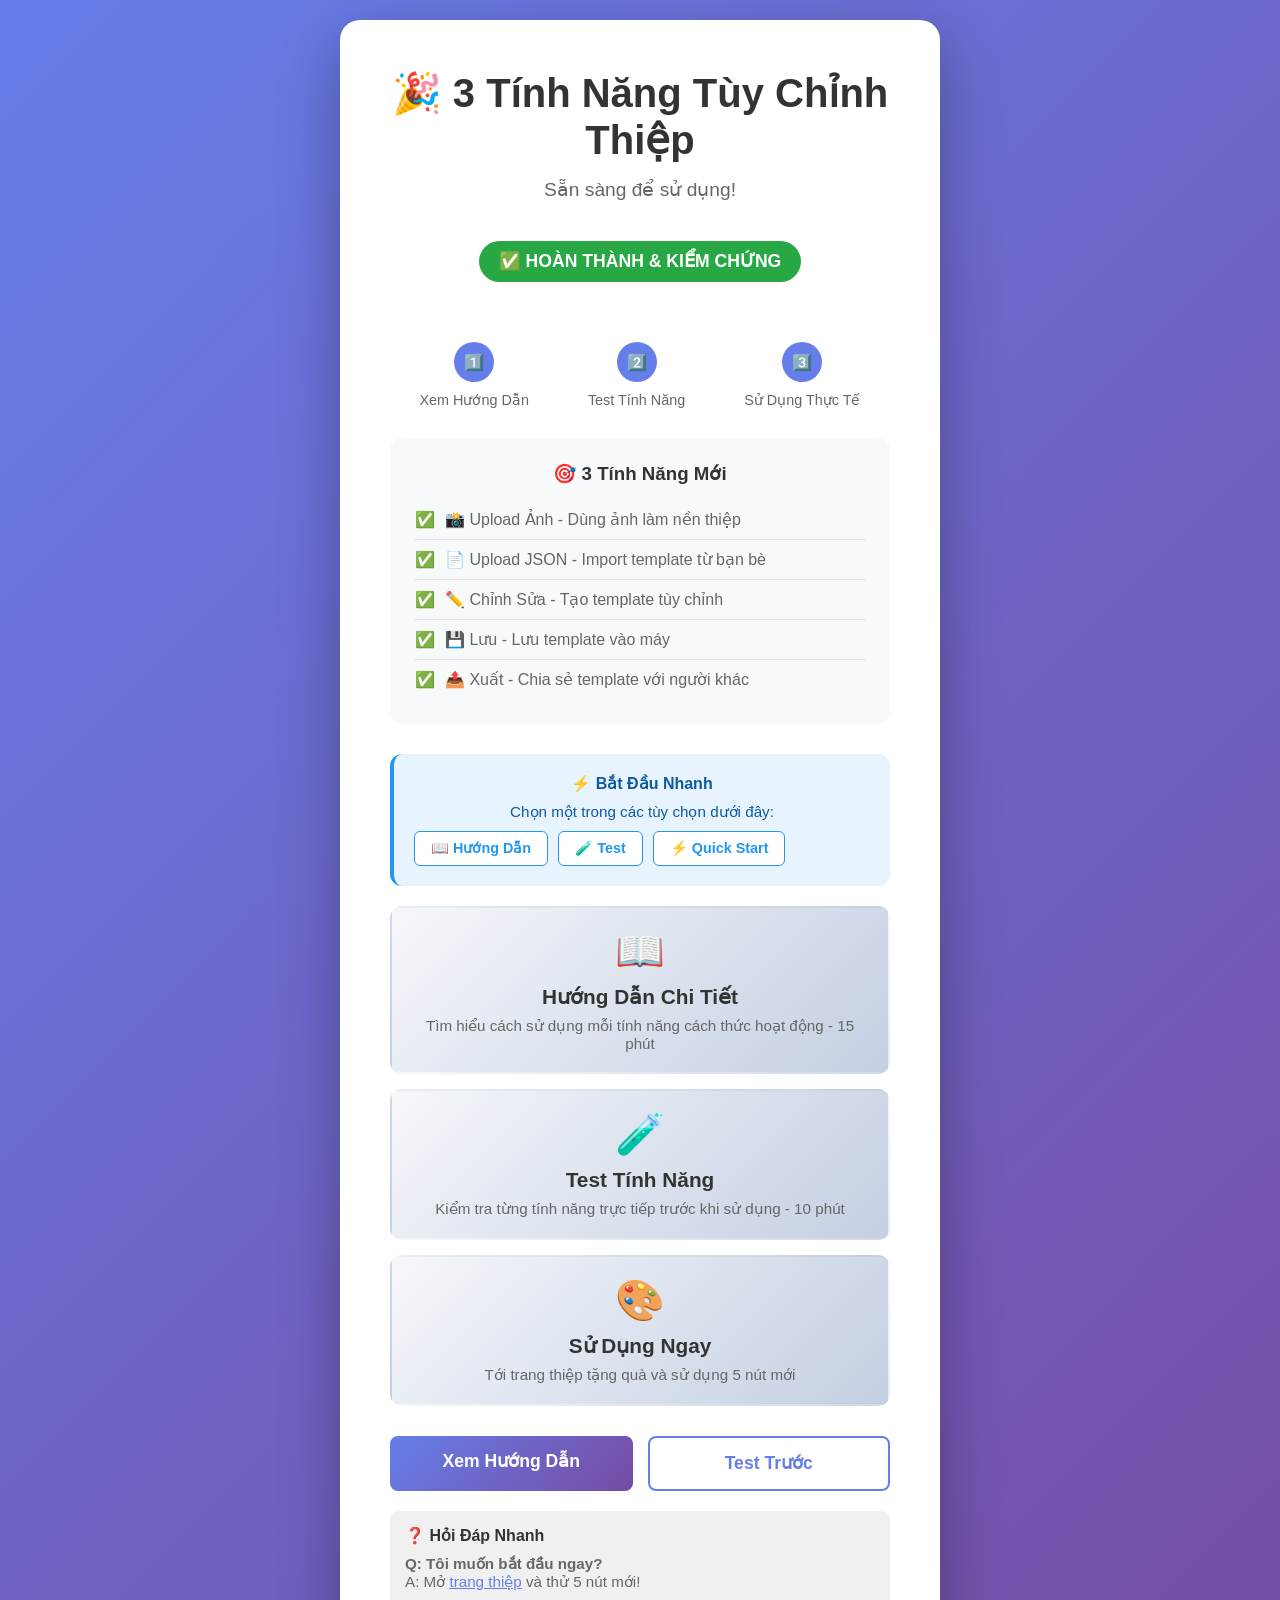
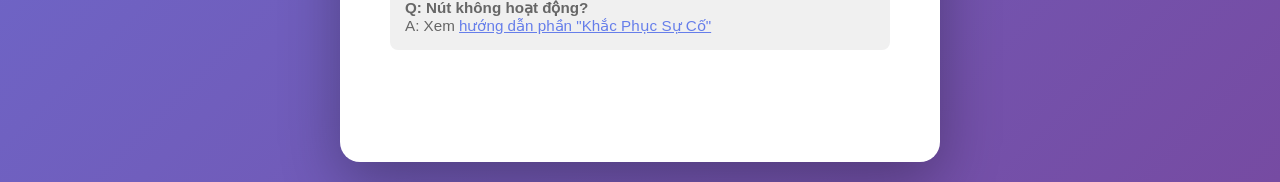
<file: START-HERE-3-FEATURES.html>
<!DOCTYPE html>
<html lang="vi">
<head>
    <meta charset="UTF-8">
    <meta name="viewport" content="width=device-width, initial-scale=1.0">
    <title>🎉 3 Tính Năng Tùy Chỉnh Thiệp - Bắt Đầu</title>
    <style>
        * {
            margin: 0;
            padding: 0;
            box-sizing: border-box;
        }

        body {
            font-family: 'Segoe UI', Tahoma, Geneva, Verdana, sans-serif;
            background: linear-gradient(135deg, #667eea 0%, #764ba2 100%);
            min-height: 100vh;
            display: flex;
            align-items: center;
            justify-content: center;
            padding: 20px;
        }

        .container {
            background: white;
            border-radius: 20px;
            padding: 50px;
            box-shadow: 0 20px 60px rgba(0,0,0,0.3);
            max-width: 600px;
            width: 100%;
            text-align: center;
        }

        h1 {
            font-size: 2.5em;
            color: #333;
            margin-bottom: 15px;
        }

        .subtitle {
            font-size: 1.2em;
            color: #666;
            margin-bottom: 40px;
        }

        .status-badge {
            display: inline-block;
            background: #28a745;
            color: white;
            padding: 10px 20px;
            border-radius: 50px;
            font-weight: 600;
            margin-bottom: 30px;
            font-size: 1.1em;
        }

        .cards {
            display: grid;
            grid-template-columns: 1fr;
            gap: 15px;
            margin-bottom: 30px;
        }

        .card {
            background: linear-gradient(135deg, #f5f7fa 0%, #c3cfe2 100%);
            padding: 20px;
            border-radius: 12px;
            cursor: pointer;
            transition: all 0.3s ease;
            text-decoration: none;
            color: #333;
            border: 2px solid transparent;
        }

        .card:hover {
            transform: translateY(-5px);
            box-shadow: 0 10px 30px rgba(0,0,0,0.2);
            border-color: #667eea;
        }

        .card-icon {
            font-size: 2.5em;
            margin-bottom: 10px;
        }

        .card h3 {
            font-size: 1.3em;
            margin-bottom: 8px;
            color: #333;
        }

        .card p {
            font-size: 0.95em;
            color: #666;
        }

        .features {
            background: #f8f9fa;
            padding: 25px;
            border-radius: 12px;
            margin-bottom: 30px;
            text-align: left;
        }

        .features h3 {
            color: #333;
            margin-bottom: 15px;
            text-align: center;
        }

        .features ul {
            list-style: none;
        }

        .features li {
            padding: 10px 0;
            color: #666;
            border-bottom: 1px solid #ddd;
            display: flex;
            align-items: center;
            gap: 10px;
        }

        .features li:last-child {
            border-bottom: none;
        }

        .features li:before {
            content: "✅";
            font-weight: bold;
        }

        .cta-buttons {
            display: grid;
            grid-template-columns: 1fr 1fr;
            gap: 15px;
            margin-bottom: 20px;
        }

        .btn {
            padding: 15px 25px;
            border: none;
            border-radius: 8px;
            font-size: 1.1em;
            font-weight: 600;
            cursor: pointer;
            transition: all 0.3s ease;
            text-decoration: none;
            display: inline-block;
        }

        .btn-primary {
            background: linear-gradient(135deg, #667eea 0%, #764ba2 100%);
            color: white;
        }

        .btn-primary:hover {
            box-shadow: 0 10px 25px rgba(102, 126, 234, 0.3);
            transform: translateY(-2px);
        }

        .btn-secondary {
            background: white;
            color: #667eea;
            border: 2px solid #667eea;
        }

        .btn-secondary:hover {
            background: #f0f0f0;
        }

        .quick-nav {
            background: #e7f3ff;
            padding: 20px;
            border-radius: 12px;
            margin-bottom: 20px;
            border-left: 4px solid #2196F3;
        }

        .quick-nav h4 {
            color: #0c5aa0;
            margin-bottom: 10px;
        }

        .quick-nav p {
            color: #0c5aa0;
            font-size: 0.95em;
            margin-bottom: 10px;
        }

        .quick-links {
            display: flex;
            gap: 10px;
            flex-wrap: wrap;
        }

        .quick-link {
            background: white;
            color: #2196F3;
            padding: 8px 16px;
            border-radius: 6px;
            text-decoration: none;
            font-size: 0.9em;
            font-weight: 600;
            border: 1px solid #2196F3;
        }

        .quick-link:hover {
            background: #2196F3;
            color: white;
        }

        footer {
            color: white;
            font-size: 0.9em;
            opacity: 0.8;
            margin-top: 30px;
        }

        .step-indicator {
            display: flex;
            justify-content: space-around;
            margin: 30px 0;
        }

        .step {
            text-align: center;
        }

        .step-number {
            width: 40px;
            height: 40px;
            background: #667eea;
            color: white;
            border-radius: 50%;
            display: flex;
            align-items: center;
            justify-content: center;
            font-weight: bold;
            margin: 0 auto 10px;
        }

        .step p {
            font-size: 0.9em;
            color: #666;
        }

        @media (max-width: 768px) {
            .container {
                padding: 30px;
            }

            h1 {
                font-size: 1.8em;
            }

            .cta-buttons {
                grid-template-columns: 1fr;
            }

            .step-indicator {
                flex-direction: column;
            }
        }
    </style>
</head>
<body>
    <div class="container">
        <h1>🎉 3 Tính Năng Tùy Chỉnh Thiệp</h1>
        <p class="subtitle">Sẵn sàng để sử dụng!</p>
        
        <div class="status-badge">✅ HOÀN THÀNH & KIỂM CHỨNG</div>

        <div class="step-indicator">
            <div class="step">
                <div class="step-number">1️⃣</div>
                <p>Xem Hướng Dẫn</p>
            </div>
            <div class="step">
                <div class="step-number">2️⃣</div>
                <p>Test Tính Năng</p>
            </div>
            <div class="step">
                <div class="step-number">3️⃣</div>
                <p>Sử Dụng Thực Tế</p>
            </div>
        </div>

        <div class="features">
            <h3>🎯 3 Tính Năng Mới</h3>
            <ul>
                <li>📸 Upload Ảnh - Dùng ảnh làm nền thiệp</li>
                <li>📄 Upload JSON - Import template từ bạn bè</li>
                <li>✏️ Chỉnh Sửa - Tạo template tùy chỉnh</li>
                <li>💾 Lưu - Lưu template vào máy</li>
                <li>📤 Xuất - Chia sẻ template với người khác</li>
            </ul>
        </div>

        <div class="quick-nav">
            <h4>⚡ Bắt Đầu Nhanh</h4>
            <p>Chọn một trong các tùy chọn dưới đây:</p>
            <div class="quick-links">
                <a href="guide-3-features.html" class="quick-link">📖 Hướng Dẫn</a>
                <a href="test-3-features-interactive.html" class="quick-link">🧪 Test</a>
                <a href="QUICK-START-3-FEATURES.md" class="quick-link">⚡ Quick Start</a>
            </div>
        </div>

        <div class="cards">
            <a href="guide-3-features.html" class="card">
                <div class="card-icon">📖</div>
                <h3>Hướng Dẫn Chi Tiết</h3>
                <p>Tìm hiểu cách sử dụng mỗi tính năng cách thức hoạt động - 15 phút</p>
            </a>

            <a href="test-3-features-interactive.html" class="card">
                <div class="card-icon">🧪</div>
                <h3>Test Tính Năng</h3>
                <p>Kiểm tra từng tính năng trực tiếp trước khi sử dụng - 10 phút</p>
            </a>

            <a href="/#greeting-cards" class="card">
                <div class="card-icon">🎨</div>
                <h3>Sử Dụng Ngay</h3>
                <p>Tới trang thiệp tặng quà và sử dụng 5 nút mới</p>
            </a>
        </div>

        <div class="cta-buttons">
            <a href="guide-3-features.html" class="btn btn-primary">Xem Hướng Dẫn</a>
            <a href="test-3-features-interactive.html" class="btn btn-secondary">Test Trước</a>
        </div>

        <div style="background: #f0f0f0; padding: 15px; border-radius: 8px; text-align: left;">
            <h4 style="color: #333; margin-bottom: 10px;">❓ Hỏi Đáp Nhanh</h4>
            <p style="color: #666; font-size: 0.95em; margin-bottom: 8px;">
                <strong>Q: Tôi muốn bắt đầu ngay?</strong><br>
                A: Mở <a href="/#greeting-cards" style="color: #667eea;">trang thiệp</a> và thử 5 nút mới!
            </p>
            <p style="color: #666; font-size: 0.95em;">
                <strong>Q: Nút không hoạt động?</strong><br>
                A: Xem <a href="guide-3-features.html" style="color: #667eea;">hướng dẫn phần "Khắc Phục Sự Cố"</a>
            </p>
        </div>

        <footer>
            <p>© 2026 Trà Sâm Trường Nhân - Hệ Thống Thiệp Tặng Quà</p>
            <p>3 Tính Năng Tùy Chỉnh • Production Ready • Tested & Verified</p>
        </footer>
    </div>

    <script>
        // Add subtle animations
        document.querySelectorAll('.card').forEach(card => {
            card.addEventListener('mouseenter', function() {
                this.style.transform = 'translateY(-8px) scale(1.02)';
            });
            card.addEventListener('mouseleave', function() {
                this.style.transform = 'translateY(0) scale(1)';
            });
        });
    </script>
</body>
</html>
</file>
<file: styles.css>
/* ==================== CSS VARIABLES & RESET ==================== */
:root {
    --primary-color: #7DBE6F;
    --primary-dark: #5F9E56;
    --primary-light: #A8D5BA;
    --secondary-color: #C8E6D7;
    --accent-color: #A8D5BA;
    --dark-text: #1a1a1a;
    --light-text: #ffffff;
    --light-bg: #f0f8f5;
    --border-color: #d4e8e0;
    --shadow-sm: 0 2px 8px rgba(0, 0, 0, 0.08);
    --shadow-md: 0 4px 16px rgba(0, 0, 0, 0.1);
    --shadow-lg: 0 8px 32px rgba(0, 0, 0, 0.12);
    --transition: all 0.3s cubic-bezier(0.4, 0, 0.2, 1);
}

* {
    margin: 0;
    padding: 0;
    box-sizing: border-box;
}

html {
    scroll-behavior: smooth;
}

body {
    font-family: 'Segoe UI', 'Helvetica Neue', Arial, sans-serif;
    color: var(--dark-text);
    background-color: #ffffff;
    line-height: 1.6;
    -webkit-font-smoothing: antialiased;
    -moz-osx-font-smoothing: grayscale;
}

.container {
    max-width: 1200px;
    margin: 0 auto;
    padding: 0 20px;
}

/* ==================== NAVIGATION ==================== */
.navbar {
    background: linear-gradient(135deg, var(--primary-color) 0%, var(--primary-light) 100%);
    color: var(--light-text);
    padding: 1rem 0;
    position: sticky;
    top: 0;
    z-index: 1000;
    box-shadow: var(--shadow-md);
    transition: var(--transition);
}

.nav-container {
    display: flex;
    justify-content: space-between;
    align-items: center;
    gap: 2rem;
    flex-wrap: nowrap;
}

.logo {
    display: flex;
    align-items: center;
    gap: 0.8rem;
    text-decoration: none;
    color: var(--light-text);
    font-weight: 700;
    flex-shrink: 0;
    white-space: nowrap;
}

.logo-icon {
    font-size: 2rem;
}

.logo-text {
    line-height: 1.3;
}

.logo-main {
    font-size: 1.1rem;
    font-weight: 700;
    letter-spacing: 0.5px;
}

.logo-sub {
    font-size: 0.75rem;
    opacity: 0.9;
    text-transform: uppercase;
    letter-spacing: 1px;
}

.nav-links {
    display: flex;
    list-style: none;
    gap: 1.8rem;
    align-items: center;
    flex: 1;
}

.nav-links.nav-secondary {
    gap: 1.2rem;
    flex: 0.8;
    justify-content: flex-end;
}

.nav-main {
    font-weight: 600 !important;
    font-size: 0.95rem;
}

.nav-links a {
    color: var(--light-text);
    text-decoration: none;
    transition: var(--transition);
    position: relative;
    font-size: 0.9rem;
    font-weight: 500;
    white-space: nowrap;
}

.nav-links a::after {
    content: '';
    position: absolute;
    bottom: -5px;
    left: 0;
    width: 0;
    height: 2px;
    background: var(--secondary-color);
    transition: var(--transition);
}

.nav-links a:hover::after {
    width: 100%;
}

.cart-btn {
    position: relative;
    display: flex;
    align-items: center;
    gap: 0.5rem;
    background: rgba(255, 255, 255, 0.15);
    padding: 0.6rem 1rem;
    border-radius: 25px;
    transition: var(--transition);
    cursor: pointer;
    border: none;
    color: var(--light-text);
}

.cart-btn:hover {
    background: rgba(255, 255, 255, 0.25);
}

.cart-icon {
    width: 20px;
    height: 20px;
}

.cart-badge {
    position: absolute;
    top: -8px;
    right: -8px;
    background: var(--accent-color);
    color: white;
    width: 24px;
    height: 24px;
    border-radius: 50%;
    display: flex;
    align-items: center;
    justify-content: center;
    font-size: 0.8rem;
    font-weight: 700;
}

/* ==================== HERO SECTION ==================== */
.hero {
    position: relative;
    min-height: 100vh;
    display: flex;
    align-items: center;
    overflow: hidden;
}

.hero-background {
    position: absolute;
    top: 0;
    left: 0;
    right: 0;
    bottom: 0;
    z-index: 0;
}

.hero-background img {
    width: 100%;
    height: 100%;
    object-fit: cover;
}

.hero-overlay {
    position: absolute;
    top: 0;
    left: 0;
    right: 0;
    bottom: 0;
    background: linear-gradient(135deg, rgba(125, 190, 111, 0.60) 0%, rgba(95, 158, 86, 0.65) 100%);
    z-index: 1;
}

/* ==================== BACKGROUND OPTIONS ==================== */
/* Option 1: Leaf Pattern Premium */
.hero.bg-option1 .hero-background {
    background: linear-gradient(135deg, #7DBE6F 0%, #A8D5BA 100%);
}

.hero.bg-option1 .hero-background::before {
    content: '';
    position: absolute;
    inset: 0;
    background-image: 
        radial-gradient(circle at 20% 30%, rgba(168, 213, 186, 0.4) 0%, transparent 50%),
        radial-gradient(circle at 80% 70%, rgba(125, 190, 111, 0.3) 0%, transparent 50%),
        radial-gradient(circle at 40% 80%, rgba(200, 230, 215, 0.3) 0%, transparent 50%);
    pointer-events: none;
    z-index: 0;
}

.hero.bg-option1 .hero-background img {
    display: none;
}

.hero.bg-option1 .hero-overlay {
    background: linear-gradient(135deg, rgba(125, 190, 111, 0.45) 0%, rgba(95, 158, 86, 0.50) 100%);
}

/* Option 2: Gradient Nature */
.hero.bg-option2 .hero-background {
    background: linear-gradient(180deg, #5F9E56 0%, #7DBE6F 50%, #A8D5BA 100%);
}

.hero.bg-option2 .hero-background::before {
    content: '';
    position: absolute;
    inset: 0;
    background-image: 
        linear-gradient(45deg, transparent 30%, rgba(255,255,255,0.05) 50%, transparent 70%),
        linear-gradient(-45deg, transparent 30%, rgba(0,0,0,0.05) 50%, transparent 70%);
    background-size: 40px 40px;
    pointer-events: none;
    z-index: 0;
}

.hero.bg-option2 .hero-background img {
    display: none;
}

.hero.bg-option2 .hero-overlay {
    background: linear-gradient(180deg, rgba(95, 158, 86, 0.40) 0%, rgba(125, 190, 111, 0.45) 50%, rgba(168, 213, 186, 0.50) 100%);
}

/* Option 3: Subtle Texture */
.hero.bg-option3 .hero-background {
    background: linear-gradient(135deg, #6FA86C 0%, #7DBE6F 50%, #99C698 100%);
}

.hero.bg-option3 .hero-background::before {
    content: '';
    position: absolute;
    inset: 0;
    background-image: 
        radial-gradient(circle at 1px 1px, rgba(255,255,255,0.2) 1px, transparent 1px),
        radial-gradient(circle at 40px 60px, rgba(0,0,0,0.1) 1px, transparent 1px);
    background-size: 50px 50px, 150px 150px;
    pointer-events: none;
    z-index: 0;
}

.hero.bg-option3 .hero-background img {
    display: none;
}

.hero.bg-option3 .hero-overlay {
    background: linear-gradient(135deg, rgba(111, 168, 108, 0.45) 0%, rgba(125, 190, 111, 0.50) 100%);
}

.hero-content {
    position: relative;
    z-index: 2;
    color: var(--light-text);
    text-align: center;
    animation: fadeInUp 0.8s ease-out;
}

.hero-text-wrapper {
    background: rgba(0, 0, 0, 0.12);
    padding: 2.5rem 2rem;
    border-radius: 12px;
    backdrop-filter: blur(6px);
    margin-bottom: 2rem;
}

@keyframes fadeInUp {
    from {
        opacity: 0;
        transform: translateY(30px);
    }
    to {
        opacity: 1;
        transform: translateY(0);
    }
}

.hero-tagline {
    font-size: 0.95rem;
    letter-spacing: 2px;
    text-transform: uppercase;
    opacity: 1;
    margin-bottom: 1rem;
    color: var(--secondary-color);
    font-weight: 700;
    text-shadow: 1px 1px 4px rgba(0, 0, 0, 0.4);
}

.hero-title {
    font-size: 3.5rem;
    font-weight: 800;
    line-height: 1.2;
    margin-bottom: 1.5rem;
    text-shadow: 3px 3px 12px rgba(0, 0, 0, 0.5);
    letter-spacing: -0.5px;
}

.gradient-text {
    background: linear-gradient(135deg, #E8F5E9, #C8E6D7);
    -webkit-background-clip: text;
    -webkit-text-fill-color: transparent;
    background-clip: text;
    text-shadow: none;
    filter: drop-shadow(2px 2px 4px rgba(0, 0, 0, 0.3));
}

.hero-description {
    font-size: 1.15rem;
    max-width: 700px;
    margin: 0 auto 2.5rem;
    line-height: 1.8;
    opacity: 1;
    font-weight: 500;
    text-shadow: 1px 1px 4px rgba(0, 0, 0, 0.4);
}

.hero-buttons {
    display: flex;
    gap: 1.5rem;
    justify-content: center;
    margin-bottom: 3rem;
    flex-wrap: wrap;
}

.hero-stats {
    display: flex;
    gap: 2rem;
    justify-content: center;
    flex-wrap: wrap;
    padding-top: 2rem;
    border-top: 1px solid rgba(255, 255, 255, 0.2);
}

.stat {
    text-align: center;
}

.stat-number {
    display: block;
    font-size: 2rem;
    font-weight: 800;
    color: var(--secondary-color);
    margin-bottom: 0.5rem;
}

.stat-label {
    display: block;
    font-size: 0.9rem;
    opacity: 0.9;
}

/* ==================== BUTTONS ==================== */
.btn {
    padding: 0.8rem 1.8rem;
    border: none;
    border-radius: 6px;
    font-size: 1rem;
    cursor: pointer;
    transition: var(--transition);
    font-weight: 600;
    text-transform: uppercase;
    letter-spacing: 0.5px;
    display: inline-block;
    text-align: center;
}

.btn-lg {
    padding: 1rem 2.5rem;
    font-size: 1.05rem;
}

.btn-sm {
    padding: 0.6rem 1.2rem;
    font-size: 0.9rem;
}

.btn-primary {
    background: linear-gradient(135deg, var(--accent-color), #7DBE6F);
    color: white;
    box-shadow: 0 4px 15px rgba(125, 190, 111, 0.3);
    width: 100%;
}

.btn-primary:hover {
    transform: translateY(-2px);
    box-shadow: 0 6px 20px rgba(125, 190, 111, 0.4);
}

.btn-outline {
    background: transparent;
    color: var(--light-text);
    border: 2px solid var(--light-text);
}

.btn-outline:hover {
    background: var(--light-text);
    color: var(--primary-color);
}

.btn-white {
    background: white;
    color: var(--primary-color);
    font-weight: 700;
}

.btn-white:hover {
    background: var(--light-bg);
}

/* ==================== SECTION HEADER ==================== */
.section-header {
    text-align: center;
    margin-bottom: 3rem;
}

.section-subtitle {
    font-size: 0.9rem;
    color: var(--accent-color);
    text-transform: uppercase;
    letter-spacing: 2px;
    font-weight: 700;
    margin-bottom: 0.8rem;
    display: block;
}

.section-header h2 {
    font-size: 2.8rem;
    color: var(--primary-color);
    margin-bottom: 1rem;
    font-weight: 800;
}

.section-description {
    font-size: 1.05rem;
    color: #666;
    max-width: 600px;
    margin: 0 auto;
}

/* ==================== PRODUCTS SECTION ==================== */
.products-section {
    padding: 6rem 0;
    background: linear-gradient(135deg, #f9f7f4 0%, #f3f1ee 100%);
}

.products-section .section-title {
    font-size: 2.5rem;
    margin-bottom: 0.8rem;
    color: var(--primary-color);
    text-shadow: 0 2px 4px rgba(0,0,0,0.05);
    position: relative;
    display: inline-block;
}

.products-section .section-title::after {
    content: '';
    position: absolute;
    bottom: -8px;
    left: 0;
    width: 60px;
    height: 4px;
    background: linear-gradient(90deg, var(--primary-color), transparent);
    border-radius: 2px;
}

.products-section .section-subtitle {
    font-size: 1.1rem;
    color: #7a7a7a;
    margin-bottom: 3rem;
    margin-top: 0.5rem;
}

.filter-bar {
    display: flex;
    gap: 1rem;
    justify-content: center;
    margin-bottom: 3rem;
    flex-wrap: wrap;
}

.filter-btn {
    padding: 0.8rem 1.8rem;
    background: white;
    border: 2px solid var(--border-color);
    color: var(--primary-color);
    border-radius: 25px;
    cursor: pointer;
    transition: var(--transition);
    font-weight: 600;
    font-size: 0.95rem;
}

.filter-btn:hover,
.filter-btn.active {
    background: var(--primary-color);
    color: white;
    border-color: var(--primary-color);
}

.products-grid {
    display: grid;
    grid-template-columns: repeat(auto-fit, minmax(260px, 1fr));
    gap: 2rem;
    margin-bottom: 4rem;
}

.product-card {
    background: white;
    border-radius: 14px;
    overflow: hidden;
    box-shadow: 0 2px 12px rgba(0, 0, 0, 0.08);
    transition: var(--transition);
    position: relative;
    display: flex;
    flex-direction: column;
    height: 100%;
    border: 1px solid rgba(0, 0, 0, 0.05);
}

.product-card:hover {
    transform: translateY(-6px);
    box-shadow: 0 12px 32px rgba(125, 190, 111, 0.2);
}

.product-card.featured {
    grid-column: span 1;
}

.product-card.special {
    border: 2px solid var(--accent-color);
}

.product-badges {
    position: absolute;
    top: 10px;
    right: 10px;
    z-index: 10;
    display: flex;
    gap: 0.4rem;
    flex-wrap: wrap;
}

.badge-hot,
.badge-premium,
.badge-love,
.badge-exclusive,
.product-badge {
    padding: 0.4rem 0.9rem;
    border-radius: 18px;
    font-size: 0.7rem;
    font-weight: 700;
    color: white;
    backdrop-filter: blur(4px);
}

.badge-hot,
.badge-new {
    background: linear-gradient(135deg, #ff6b6b, #ee5a6f);
}

.badge-premium {
    background: linear-gradient(135deg, #A8D5BA, #7DBE6F);
}

.badge-love {
    background: linear-gradient(135deg, #ff69b4, #ff1493);
}

.badge-exclusive {
    background: linear-gradient(135deg, #ffd700, #ffed4e);
    color: #333;
}

.product-badge {
    background: linear-gradient(135deg, #7DBE6F, #5F9E56);
}

.product-image {
    position: relative;
    width: 100%;
    height: 260px;
    overflow: hidden;
    background: #f5f5f5;
}

.product-image img {
    width: 100%;
    height: 100%;
    object-fit: cover;
    transition: var(--transition);
}

.product-card:hover .product-image img {
    transform: scale(1.08);
}

.product-overlay {
    position: absolute;
    inset: 0;
    background: rgba(0, 0, 0, 0.5);
    display: flex;
    align-items: center;
    justify-content: center;
    opacity: 0;
    transition: var(--transition);
}

.product-card:hover .product-overlay {
    opacity: 1;
}

/* ==================== COMBO SECTION ==================== */
.combo-section {
    padding-top: 4rem;
    margin-top: 2rem;
    border-top: 2px solid rgba(125, 190, 111, 0.3);
    position: relative;
}

.combo-section::before {
    content: '';
    position: absolute;
    top: -2px;
    left: 0;
    width: 100%;
    height: 2px;
    background: linear-gradient(90deg, transparent, rgba(125, 190, 111, 0.3), transparent);
}

.combo-section .section-title {
    font-size: 2.2rem;
    color: var(--primary-color);
    margin-bottom: 0.8rem;
    position: relative;
    display: inline-block;
}

.combo-section .section-title::after {
    content: '';
    position: absolute;
    bottom: -8px;
    left: 0;
    width: 50px;
    height: 3px;
    background: linear-gradient(90deg, var(--primary-color), transparent);
    border-radius: 2px;
}

.combo-section .section-subtitle {
    color: #7a7a7a;
    margin-bottom: 2.5rem;
    margin-top: 0.5rem;
}

/* ==================== PRODUCT CARD CONTENT ==================== */
.product-name {
    font-size: 1.25rem;
    color: var(--primary-color);
    margin-bottom: 0.6rem;
    font-weight: 700;
    line-height: 1.3;
    padding: 0 1.5rem;
    text-align: center;
}

.product-description {
    font-size: 0.95rem;
    color: #666;
    margin-bottom: 1.2rem;
    line-height: 1.5;
    min-height: 45px;
    padding: 0 1.5rem;
    text-align: center;
}

.social-links {
    display: flex;
    gap: 0.8rem;
    margin-top: 1rem;
    padding-top: 1rem;
    border-top: 1px solid var(--border-color);
    justify-content: center;
}

.social-links a {
    display: inline-flex;
    align-items: center;
    justify-content: center;
    width: 36px;
    height: 36px;
    font-size: 1.2rem;
    border-radius: 50%;
    background: linear-gradient(135deg, rgba(125, 190, 111, 0.1), rgba(168, 213, 186, 0.1));
    transition: var(--transition);
    text-decoration: none;
    color: var(--primary-color);
}

.social-links a:hover {
    background: linear-gradient(135deg, var(--primary-color), var(--primary-light));
    color: white;
    transform: scale(1.1);
}

.product-info {
    padding: 1.5rem;
    display: flex;
    flex-direction: column;
    flex-grow: 1;
}

.product-info h3 {
    font-size: 1.2rem;
    color: var(--primary-color);
    margin-bottom: 0.5rem;
    font-weight: 700;
}

.product-benefits {
    font-size: 0.9rem;
    color: #666;
    margin-bottom: 1rem;
    line-height: 1.5;
}

.product-rating {
    display: flex;
    align-items: center;
    gap: 0.5rem;
    margin-bottom: 1rem;
    font-size: 0.9rem;
}

.stars {
    color: #7DBE6F;
}

.reviews {
    color: #999;
    font-size: 0.85rem;
}

.product-price {
    display: flex;
    align-items: center;
    justify-content: center;
    gap: 1rem;
    margin-top: auto;
    padding: 1.2rem 1.5rem;
    border-top: 1px solid var(--border-color);
    flex-wrap: wrap;
}

.price {
    font-size: 1.5rem;
    font-weight: 800;
    color: var(--accent-color);
    letter-spacing: -0.5px;
}

.package {
    font-size: 0.85rem;
    color: #999;
}

/* ==================== BENEFITS SECTION ==================== */
.benefits-section {
    padding: 5rem 0;
    background: linear-gradient(135deg, #f9fdf8 0%, #f3faf5 100%);
}

.benefits-section .section-title {
    text-align: center;
    font-size: 2.2rem;
    margin-bottom: 0.8rem;
    position: relative;
    display: inline-block;
    width: 100%;
}

.benefits-section .section-title::after {
    content: '';
    position: absolute;
    bottom: -12px;
    left: 50%;
    transform: translateX(-50%);
    width: 60px;
    height: 3px;
    background: linear-gradient(90deg, var(--primary-color), var(--primary-light));
    border-radius: 2px;
}

.benefits-section .section-subtitle {
    text-align: center;
    color: #7a7a7a;
    font-size: 1rem;
    margin-bottom: 2.5rem;
    margin-top: 2rem;
}

.benefits-grid {
    display: grid;
    grid-template-columns: repeat(auto-fit, minmax(260px, 1fr));
    gap: 2rem;
    margin-top: 1rem;
}

.benefit-card {
    padding: 2.2rem;
    background: linear-gradient(135deg, rgba(125, 190, 111, 0.05), rgba(168, 213, 186, 0.08));
    border-radius: 14px;
    text-align: center;
    transition: var(--transition);
    border: 1px solid rgba(125, 190, 111, 0.15);
    display: flex;
    flex-direction: column;
    align-items: center;
    height: 100%;
}

.benefit-card:hover {
    transform: translateY(-8px);
    box-shadow: 0 12px 32px rgba(125, 190, 111, 0.15);
    border-color: var(--primary-color);
    background: linear-gradient(135deg, rgba(125, 190, 111, 0.1), rgba(168, 213, 186, 0.15));
}

.benefit-icon {
    font-size: 3.2rem;
    margin-bottom: 1.2rem;
    transition: var(--transition);
}

.benefit-card:hover .benefit-icon {
    transform: scale(1.15);
}

.benefit-card h3 {
    font-size: 1.3rem;
    color: var(--primary-color);
    margin-bottom: 1rem;
    font-weight: 700;
    line-height: 1.3;
}

.benefit-card p {
    color: #666;
    line-height: 1.7;
    font-size: 0.95rem;
}

.benefits {
    padding: 6rem 0;
    background: white;
}

/* ==================== ABOUT SECTION ==================== */
.about {
    padding: 6rem 0;
    background: linear-gradient(135deg, #f9f7f4 0%, #f3f1ee 100%);
}

.about-container {
    display: grid;
    grid-template-columns: 1fr 1fr;
    gap: 4rem;
    align-items: center;
}

.about-image {
    border-radius: 12px;
    overflow: hidden;
    box-shadow: var(--shadow-lg);
}

.about-image img {
    width: 100%;
    height: auto;
    display: block;
}

.about-content p {
    font-size: 1.05rem;
    color: #666;
    margin-bottom: 1.5rem;
    line-height: 1.8;
}

.about-stats {
    display: grid;
    grid-template-columns: repeat(3, 1fr);
    gap: 1.5rem;
    margin-top: 2.5rem;
}

.about-stat {
    padding: 1.5rem;
    background: white;
    border-radius: 10px;
    text-align: center;
    box-shadow: var(--shadow-md);
}

.stat-big {
    display: block;
    font-size: 2rem;
    font-weight: 800;
    color: var(--accent-color);
    margin-bottom: 0.5rem;
}

.stat-text {
    display: block;
    color: var(--primary-color);
    font-weight: 600;
    font-size: 0.9rem;
}

/* ==================== CONTACT SECTION ==================== */
.contact {
    padding: 6rem 0;
    background: white;
}

.contact-grid {
    display: grid;
    grid-template-columns: repeat(auto-fit, minmax(240px, 1fr));
    gap: 2rem;
    margin-bottom: 3.5rem;
}

.contact-card {
    padding: 2rem;
    background: linear-gradient(135deg, #f9f7f4 0%, #f3f1ee 100%);
    border-radius: 12px;
    text-align: center;
    border: 1px solid var(--border-color);
    transition: var(--transition);
}

.contact-card:hover {
    border-color: var(--primary-color);
    box-shadow: var(--shadow-lg);
}

.contact-icon {
    font-size: 2.5rem;
    margin-bottom: 1rem;
}

.contact-card h3 {
    color: var(--primary-color);
    margin-bottom: 0.5rem;
    font-weight: 700;
}

.contact-detail {
    font-weight: 600;
    color: var(--dark-text);
    margin-bottom: 0.3rem;
}

.contact-note {
    font-size: 0.9rem;
    color: #999;
}

.contact-form {
    background: linear-gradient(135deg, #f9f7f4 0%, #f3f1ee 100%);
    padding: 2.5rem;
    border-radius: 12px;
    display: grid;
    grid-template-columns: 1fr 1fr;
    gap: 1.5rem;
    max-width: 700px;
    margin: 0 auto;
}

.contact-form input,
.contact-form textarea {
    grid-column: span 1;
    padding: 1rem;
    border: 1px solid var(--border-color);
    border-radius: 8px;
    font-family: inherit;
    font-size: 1rem;
    transition: var(--transition);
    background: white;
}

.contact-form input:focus,
.contact-form textarea:focus {
    outline: none;
    border-color: var(--primary-color);
    box-shadow: 0 0 0 3px rgba(139, 69, 19, 0.1);
}

.contact-form textarea {
    grid-column: 1 / -1;
    resize: none;
}

.contact-form .btn {
    grid-column: 1 / -1;
}

/* ==================== MODAL ==================== */
.modal {
    display: none;
    position: fixed;
    z-index: 2000;
    left: 0;
    top: 0;
    width: 100%;
    height: 100%;
    background-color: rgba(0, 0, 0, 0.5);
    animation: fadeIn 0.3s ease;
}

@keyframes fadeIn {
    from { opacity: 0; }
    to { opacity: 1; }
}

.modal-content {
    background-color: white;
    margin: 5vh auto;
    padding: 0;
    border-radius: 12px;
    width: 90%;
    max-width: 600px;
    max-height: 80vh;
    overflow-y: auto;
    box-shadow: var(--shadow-lg);
    display: flex;
    flex-direction: column;
}

.modal-header {
    display: flex;
    justify-content: space-between;
    align-items: center;
    padding: 2rem;
    border-bottom: 1px solid var(--border-color);
    background: linear-gradient(135deg, var(--primary-color) 0%, var(--primary-light) 100%);
    color: white;
}

.modal-header h2 {
    margin: 0;
}

.modal-close {
    background: none;
    border: none;
    color: white;
    font-size: 28px;
    cursor: pointer;
    transition: var(--transition);
}

.modal-close:hover {
    transform: rotate(90deg);
}

.cart-items {
    flex: 1;
    padding: 1.5rem 2rem;
}

.empty-cart {
    text-align: center;
    padding: 3rem 2rem;
    color: #999;
}

.empty-cart-icon {
    font-size: 3rem;
    margin-bottom: 1rem;
}

.cart-item {
    display: flex;
    justify-content: space-between;
    align-items: center;
    padding: 1.2rem;
    background: var(--light-bg);
    border-radius: 8px;
    margin-bottom: 1rem;
}

.cart-item-info {
    flex: 1;
}

.cart-item-name {
    font-weight: 700;
    color: var(--primary-color);
    margin-bottom: 0.3rem;
}

.cart-item-price {
    color: #666;
    font-size: 0.9rem;
}

.cart-item-remove {
    background: var(--accent-color);
    color: white;
    border: none;
    padding: 0.5rem 1rem;
    border-radius: 6px;
    cursor: pointer;
    font-size: 0.85rem;
    font-weight: 600;
    transition: var(--transition);
}

.cart-item-remove:hover {
    background: #d63031;
}

.cart-summary {
    padding: 2rem;
    border-top: 1px solid var(--border-color);
    background: var(--light-bg);
}

.summary-row {
    display: flex;
    justify-content: space-between;
    font-size: 1.2rem;
    font-weight: 800;
    margin-bottom: 1.5rem;
    color: var(--primary-color);
}

.total {
    color: var(--accent-color);
}

.summary-actions {
    display: grid;
    grid-template-columns: 2fr 1fr;
    gap: 1rem;
}

/* ==================== LOYALTY SECTION ==================== */
.loyalty-section {
    padding: 6rem 0;
    background: linear-gradient(135deg, rgba(125, 190, 111, 0.08) 0%, rgba(168, 213, 186, 0.05) 100%);
}

.loyalty-section .section-title {
    text-align: center;
    font-size: 2.2rem;
    margin-bottom: 0.8rem;
    color: var(--primary-color);
    font-weight: 900;
    position: relative;
    display: inline-block;
    width: 100%;
    letter-spacing: -0.5px;
}

.loyalty-section .section-title::after {
    content: '';
    position: absolute;
    bottom: -16px;
    left: 50%;
    transform: translateX(-50%);
    width: 80px;
    height: 4px;
    background: linear-gradient(90deg, var(--primary-color), var(--primary-light));
    border-radius: 2px;
}

.loyalty-section .section-subtitle {
    text-align: center;
    font-size: 1.05rem;
    color: #666;
    margin-top: 3rem;
    margin-bottom: 3.5rem;
    font-weight: 500;
}

.loyalty-benefits {
    display: grid;
    grid-template-columns: repeat(auto-fit, minmax(280px, 1fr));
    gap: 2.5rem;
    margin-top: 2rem;
}

.loyalty-benefit {
    background: white;
    padding: 2.5rem;
    border-radius: 16px;
    text-align: center;
    box-shadow: 0 4px 20px rgba(125, 190, 111, 0.12);
    border: 2px solid transparent;
    transition: all 0.4s cubic-bezier(0.23, 1, 0.320, 1);
    position: relative;
    overflow: hidden;
}

.loyalty-benefit::before {
    content: '';
    position: absolute;
    top: 0;
    left: 0;
    right: 0;
    height: 4px;
    background: linear-gradient(90deg, var(--primary-color), var(--primary-light));
    transform: scaleX(0);
    transform-origin: left;
    transition: transform 0.4s ease;
}

.loyalty-benefit:hover::before {
    transform: scaleX(1);
}

.loyalty-benefit:hover {
    transform: translateY(-10px);
    box-shadow: 0 12px 40px rgba(125, 190, 111, 0.2);
    border-color: var(--primary-light);
}

.benefit-number {
    font-size: 3.5rem;
    font-weight: 900;
    background: linear-gradient(135deg, var(--primary-color), var(--primary-light));
    -webkit-background-clip: text;
    -webkit-text-fill-color: transparent;
    background-clip: text;
    margin-bottom: 1rem;
    display: block;
    line-height: 1.1;
}

.loyalty-benefit p {
    font-size: 1.05rem;
    color: #555;
    line-height: 1.7;
    font-weight: 500;
}

@media (max-width: 768px) {
    .loyalty-section {
        padding: 4rem 0;
    }

    .loyalty-section .section-title {
        font-size: 1.8rem;
    }

    .loyalty-benefits {
        gap: 1.5rem;
        grid-template-columns: 1fr;
    }

    .benefit-number {
        font-size: 2.5rem;
    }
}

/* ==================== GREETING CARD SECTION ==================== */
.greeting-card-section {
    padding: 5rem 0;
    background: linear-gradient(135deg, rgba(125, 190, 111, 0.06) 0%, rgba(168, 213, 186, 0.03) 100%);
    position: relative;
}

.greeting-card-section h2 {
    text-align: center;
    font-size: 2.2rem;
    margin-bottom: 0.5rem;
    color: var(--primary-color);
    font-weight: 900;
}

.greeting-card-section > .container > p {
    text-align: center;
    font-size: 1.05rem;
    color: #666;
    margin-bottom: 3rem;
}

.card-container {
    display: grid;
    grid-template-columns: 1fr 1fr;
    gap: 3rem;
    margin-top: 2rem;
    align-items: start;
}

/* Card Preview Area */
.card-preview-area {
    display: flex;
    flex-direction: column;
    gap: 1.5rem;
}

.card-templates {
    background: white;
    padding: 2rem;
    border-radius: 16px;
    box-shadow: var(--shadow-lg);
}

.template-selector {
    display: flex;
    flex-direction: column;
    gap: 1rem;
    margin-bottom: 2rem;
    padding-bottom: 1.5rem;
    border-bottom: 2px solid var(--border-color);
}

.template-selector span {
    font-weight: 600;
    color: var(--dark-text);
    font-size: 0.95rem;
    text-transform: uppercase;
    letter-spacing: 0.5px;
}

.template-buttons {
    display: grid;
    grid-template-columns: repeat(5, 1fr);
    gap: 0.75rem;
}

.template-btn {
    padding: 0.6rem 1rem;
    border: 2px solid var(--border-color);
    background: white;
    color: var(--dark-text);
    font-weight: 600;
    font-size: 0.9rem;
    border-radius: 8px;
    cursor: pointer;
    transition: var(--transition);
}

.template-btn:hover {
    border-color: var(--primary-color);
    background: var(--light-bg);
}

.template-btn.active {
    background: var(--primary-color);
    color: white;
    border-color: var(--primary-color);
}

.card-preview {
    display: flex;
    justify-content: center;
    align-items: center;
    min-height: 400px;
    perspective: 1000px;
}

.card-inner {
    width: 100%;
    max-width: 320px;
    height: 380px;
    padding: 2rem;
    border-radius: 12px;
    display: flex;
    flex-direction: column;
    justify-content: space-around;
    align-items: center;
    text-align: center;
    box-shadow: 0 10px 30px rgba(0, 0, 0, 0.15);
    transition: var(--transition);
    position: relative;
    overflow: hidden;
}

.card-inner::before {
    content: '';
    position: absolute;
    top: 0;
    left: 0;
    right: 0;
    bottom: 0;
    background: inherit;
    z-index: -1;
}

/* Template Styles */
.template-1 {
    background: linear-gradient(135deg, #F4D9A0 0%, #E8C76F 100%);
    color: #5c4033;
}

.template-1 .card-title {
    font-size: 1.8rem;
    font-weight: 800;
    color: #3e2723;
    text-shadow: 1px 1px 2px rgba(255, 255, 255, 0.3);
}

.template-2 {
    background: linear-gradient(135deg, #A8D5BA 0%, #7DBE6F 100%);
    color: #1b5e20;
}

.template-2 .card-title {
    font-size: 1.8rem;
    font-weight: 800;
    color: #0d3818;
    text-shadow: 1px 1px 2px rgba(255, 255, 255, 0.2);
}

.template-3 {
    background: linear-gradient(135deg, #F8D7DA 0%, #F5C6CB 100%);
    color: #721c24;
}

.template-3 .card-title {
    font-size: 1.8rem;
    font-weight: 800;
    color: #5c1620;
    text-shadow: 1px 1px 2px rgba(255, 255, 255, 0.3);
}

.template-4 {
    background: linear-gradient(135deg, #FFB74D 0%, #FF8A65 100%);
    color: #3e2723;
}

.template-4 .card-title {
    font-size: 1.8rem;
    font-weight: 800;
    color: #1a0e0a;
    text-shadow: 1px 1px 2px rgba(255, 255, 255, 0.3);
}

/* Color Classes */
.card-inner.color-gold {
    background: linear-gradient(135deg, #F4D9A0 0%, #E8C76F 100%) !important;
}

.card-inner.color-green {
    background: linear-gradient(135deg, #A8D5BA 0%, #7DBE6F 100%) !important;
}

.card-inner.color-rose {
    background: linear-gradient(135deg, #F8D7DA 0%, #F5C6CB 100%) !important;
}

.card-decoration {
    font-size: 2.5rem;
    animation: float 3s ease-in-out infinite;
}

.card-top {
    animation-delay: 0s;
}

.card-bottom {
    animation-delay: 1s;
}

@keyframes float {
    0%, 100% { transform: translateY(0px); }
    50% { transform: translateY(-8px); }
}

.card-title {
    margin: 0.5rem 0;
    font-size: 1.6rem;
    font-weight: 800;
}

.card-message {
    font-size: 0.95rem;
    line-height: 1.6;
    margin: 1rem 0;
    font-style: italic;
    opacity: 0.9;
    min-height: 60px;
    display: flex;
    align-items: center;
    justify-content: center;
}

.card-signature {
    font-size: 0.9rem;
    font-weight: 600;
    margin-top: 0.5rem;
    opacity: 0.8;
}

/* Card Editor Area */
.card-editor-area {
    background: white;
    padding: 2.5rem;
    border-radius: 16px;
    box-shadow: var(--shadow-lg);
}

.card-editor-area h3 {
    font-size: 1.4rem;
    color: var(--primary-color);
    margin-bottom: 1.5rem;
    font-weight: 700;
}

.card-form {
    display: flex;
    flex-direction: column;
    gap: 1.5rem;
}

.form-group {
    display: flex;
    flex-direction: column;
    gap: 0.5rem;
}

.form-group label {
    font-weight: 600;
    color: var(--dark-text);
    font-size: 0.95rem;
}

.form-group input,
.form-group textarea {
    padding: 0.75rem 1rem;
    border: 2px solid var(--border-color);
    border-radius: 8px;
    font-family: inherit;
    font-size: 0.95rem;
    transition: var(--transition);
}

.form-group input:focus,
.form-group textarea:focus {
    outline: none;
    border-color: var(--primary-color);
    background: var(--light-bg);
    box-shadow: 0 0 0 3px rgba(125, 190, 111, 0.1);
}

.form-group textarea {
    resize: vertical;
    min-height: 100px;
}

.char-count {
    font-size: 0.85rem;
    color: #999;
    text-align: right;
}

.color-picker {
    display: grid;
    grid-template-columns: repeat(3, 1fr);
    gap: 1rem;
}

.color-picker input[type="radio"] {
    display: none;
}

.color-option {
    width: 100%;
    aspect-ratio: 1;
    border: 3px solid transparent;
    border-radius: 12px;
    cursor: pointer;
    transition: var(--transition);
    box-shadow: 0 4px 12px rgba(0, 0, 0, 0.1);
}

.color-option:hover {
    transform: translateY(-4px);
    box-shadow: 0 8px 20px rgba(0, 0, 0, 0.15);
}

.color-gold {
    background: linear-gradient(135deg, #F4D9A0 0%, #E8C76F 100%);
}

.color-green {
    background: linear-gradient(135deg, #A8D5BA 0%, #7DBE6F 100%);
}

.color-rose {
    background: linear-gradient(135deg, #F8D7DA 0%, #F5C6CB 100%);
}

.color-picker input[type="radio"]:checked + label {
    border-color: var(--dark-text);
    box-shadow: 0 8px 25px rgba(125, 190, 111, 0.3);
    transform: scale(1.05);
}

/* Import Section Styles */
.template-import-section {
    margin-top: 1.5rem;
    padding: 1rem;
    background: #f9f9f9;
    border-radius: 8px;
    border: 1px solid var(--border-color);
}

.import-buttons {
    display: grid;
    grid-template-columns: repeat(5, 1fr);
    gap: 0.75rem;
}

.import-btn {
    padding: 0.7rem 0.5rem;
    border: 2px solid var(--border-color);
    background: white;
    color: var(--dark-text);
    font-weight: 600;
    font-size: 0.85rem;
    border-radius: 8px;
    cursor: pointer;
    transition: var(--transition);
    display: flex;
    align-items: center;
    justify-content: center;
    gap: 0.3rem;
}

.import-btn:hover {
    background: var(--primary-color);
    color: white;
    border-color: var(--primary-color);
    transform: translateY(-2px);
    box-shadow: 0 4px 12px rgba(125, 190, 111, 0.2);
}

/* Custom Template Editor */
.custom-editor {
    margin-top: 1.5rem;
    padding: 1.5rem;
    background: linear-gradient(135deg, #f9f9f9 0%, #f5f5f5 100%);
    border-radius: 8px;
    border: 2px solid var(--primary-color);
}

.custom-editor h4 {
    margin: 0 0 1rem 0;
    color: var(--dark-text);
    font-size: 1.1rem;
    font-weight: 700;
}

.editor-group {
    display: flex;
    flex-direction: column;
    margin-bottom: 1rem;
}

.editor-group label {
    font-weight: 600;
    font-size: 0.95rem;
    margin-bottom: 0.4rem;
    color: var(--dark-text);
}

.editor-group input[type="text"],
.editor-group input[type="color"] {
    padding: 0.6rem;
    border: 2px solid var(--border-color);
    border-radius: 6px;
    font-size: 0.95rem;
    transition: var(--transition);
}

.editor-group input[type="color"] {
    height: 44px;
    cursor: pointer;
}

.editor-group input:focus {
    outline: none;
    border-color: var(--primary-color);
    box-shadow: 0 0 0 3px rgba(125, 190, 111, 0.1);
}

.btn-small {
    padding: 0.6rem 1.2rem;
    background: var(--primary-color);
    color: white;
    border: none;
    border-radius: 6px;
    font-weight: 600;
    cursor: pointer;
    transition: var(--transition);
    font-size: 0.95rem;
}

.btn-small:hover {
    background: #6bad5f;
    transform: translateY(-2px);
    box-shadow: 0 4px 12px rgba(125, 190, 111, 0.3);
}

.btn-lg {
    width: 100%;
    padding: 1rem;
    font-size: 1.05rem;
    font-weight: 700;
    text-transform: uppercase;
    letter-spacing: 0.5px;
}

@media (max-width: 1024px) {
    .card-container {
        grid-template-columns: 1fr;
        gap: 2rem;
    }

    .template-buttons {
        grid-template-columns: repeat(5, 1fr);
    }

    .import-buttons {
        grid-template-columns: repeat(5, 1fr);
    }
}

@media (max-width: 768px) {
    .greeting-card-section {
        padding: 3rem 0;
    }

    .template-buttons {
        grid-template-columns: repeat(3, 1fr);
    }

    .import-buttons {
        grid-template-columns: repeat(2, 1fr);
    }

    .greeting-card-section h2 {
        font-size: 1.6rem;
    }

    .card-preview-area,
    .card-editor-area {
        width: 100%;
    }

    .template-buttons {
        grid-template-columns: 1fr;
    }

    .card-inner {
        height: 340px;
        padding: 1.5rem;
    }

    .card-decoration {
        font-size: 2rem;
    }

    .card-title {
        font-size: 1.4rem;
    }

    .card-message {
        font-size: 0.85rem;
        min-height: 50px;
    }

    .color-picker {
        grid-template-columns: repeat(3, 1fr);
    }
}

/* ==================== NEWSLETTER SECTION ==================== */
.newsletter-section {
    padding: 5rem 0;
    background: linear-gradient(135deg, var(--primary-color) 0%, var(--primary-light) 100%);
    color: white;
    position: relative;
    overflow: hidden;
}

.newsletter-section::before {
    content: '';
    position: absolute;
    top: -50%;
    right: -20%;
    width: 60%;
    height: 150%;
    background: radial-gradient(circle, rgba(255,255,255,0.1) 0%, transparent 70%);
    pointer-events: none;
}

.newsletter-section::after {
    content: '';
    position: absolute;
    bottom: -50%;
    left: -10%;
    width: 50%;
    height: 150%;
    background: radial-gradient(circle, rgba(255,255,255,0.08) 0%, transparent 70%);
    pointer-events: none;
}

.newsletter-section > .container {
    position: relative;
    z-index: 1;
    text-align: center;
    max-width: 700px;
}

.newsletter-section h2 {
    font-size: 2.2rem;
    margin-bottom: 1rem;
    font-weight: 900;
    letter-spacing: -0.5px;
}

.newsletter-section p {
    font-size: 1.05rem;
    margin-bottom: 2.5rem;
    opacity: 0.95;
    line-height: 1.6;
    font-weight: 500;
}

.newsletter-form {
    display: flex;
    gap: 1rem;
    margin-top: 2rem;
}

.newsletter-form input {
    flex: 1;
    padding: 1rem 1.5rem;
    border: none;
    border-radius: 12px;
    font-size: 1rem;
    background: rgba(255, 255, 255, 0.95);
    color: #333;
    transition: all 0.3s ease;
    font-weight: 500;
}

.newsletter-form input::placeholder {
    color: #999;
}

.newsletter-form input:focus {
    outline: none;
    box-shadow: 0 0 0 3px rgba(255, 255, 255, 0.3);
    background: white;
}

.newsletter-form button {
    padding: 1rem 2.5rem;
    background: white;
    color: var(--primary-color);
    border: none;
    border-radius: 12px;
    font-weight: 900;
    font-size: 1rem;
    cursor: pointer;
    transition: all 0.3s ease;
    box-shadow: 0 4px 16px rgba(0, 0, 0, 0.15);
    text-transform: uppercase;
    letter-spacing: 1px;
}

.newsletter-form button:hover {
    transform: translateY(-2px);
    box-shadow: 0 8px 24px rgba(0, 0, 0, 0.25);
    background: #f5f5f5;
}

.newsletter-form button:active {
    transform: translateY(0);
}

@media (max-width: 768px) {
    .newsletter-section {
        padding: 3.5rem 0;
    }

    .newsletter-section h2 {
        font-size: 1.7rem;
    }

    .newsletter-section p {
        font-size: 0.95rem;
    }

    .newsletter-form {
        flex-direction: column;
        gap: 1rem;
    }

    .newsletter-form input,
    .newsletter-form button {
        width: 100%;
    }
}

/* ==================== FOOTER ==================== */
.footer {
    background: linear-gradient(135deg, var(--primary-color) 0%, var(--primary-light) 100%);
    color: var(--light-text);
    padding: 5rem 0 2rem;
    position: relative;
    overflow: hidden;
}

.footer::before {
    content: '';
    position: absolute;
    top: 0;
    left: 0;
    right: 0;
    height: 1px;
    background: linear-gradient(90deg, transparent, rgba(255,255,255,0.3), transparent);
}

.footer-container {
    display: grid;
    grid-template-columns: repeat(auto-fit, minmax(260px, 1fr));
    gap: 3.5rem;
    margin-bottom: 3rem;
}

.footer-section {
    position: relative;
    z-index: 1;
}

.footer-section h3 {
    font-size: 1.2rem;
    margin-bottom: 1.5rem;
    color: white;
    font-weight: 900;
    letter-spacing: -0.3px;
    position: relative;
    display: inline-block;
}

.footer-section h3::after {
    content: '';
    position: absolute;
    bottom: -8px;
    left: 0;
    width: 40px;
    height: 3px;
    background: rgba(255, 255, 255, 0.5);
    border-radius: 2px;
    transition: all 0.3s ease;
}

.footer-section:hover h3::after {
    width: 60px;
    background: white;
}

.footer-section p {
    opacity: 0.9;
    line-height: 1.8;
    margin-bottom: 0.5rem;
    font-size: 0.95rem;
    font-weight: 500;
}

.footer-section ul {
    list-style: none;
}

.footer-section ul li {
    margin-bottom: 0.7rem;
}

.footer-section a {
    color: white;
    text-decoration: none;
    opacity: 0.85;
    transition: all 0.3s ease;
    font-weight: 500;
    font-size: 0.95rem;
    display: inline-flex;
    align-items: center;
    gap: 0.5rem;
}

.footer-section a:hover {
    opacity: 1;
    transform: translateX(4px);
}

.social-links {
    display: flex;
    gap: 1.2rem;
    flex-wrap: wrap;
}

.social-links.footer-social {
    flex-direction: column;
}

.social-links a {
    color: white;
    text-decoration: none;
    opacity: 0.9;
    transition: all 0.3s ease;
    font-weight: 600;
    font-size: 0.95rem;
    display: inline-flex;
    align-items: center;
    gap: 0.6rem;
}

.social-links a:hover {
    opacity: 1;
    transform: translateX(8px);
}

.footer-bottom {
    border-top: 1px solid rgba(255, 255, 255, 0.2);
    padding-top: 2rem;
    text-align: center;
    opacity: 0.85;
    font-size: 0.9rem;
    font-weight: 500;
}

@media (max-width: 1024px) {
    .footer-container {
        grid-template-columns: repeat(2, 1fr);
        gap: 2.5rem;
    }
}

@media (max-width: 768px) {
    .footer {
        padding: 3.5rem 0 1.5rem;
    }

    .footer-container {
        grid-template-columns: 1fr;
        gap: 2rem;
        margin-bottom: 2rem;
    }

    .footer-section h3 {
        font-size: 1.1rem;
        margin-bottom: 1.2rem;
    }

    .footer-section p,
    .footer-section a {
        font-size: 0.9rem;
    }

    .social-links.footer-social {
        flex-direction: row;
        flex-wrap: wrap;
    }
}

/* ==================== RESPONSIVE ==================== */
@media (max-width: 768px) {
    .nav-container {
        gap: 1rem;
        flex-wrap: wrap;
    }

    .nav-links {
        gap: 1rem;
        flex-wrap: wrap;
        justify-content: center;
        font-size: 0.9rem;
    }

    .nav-links.nav-secondary {
        gap: 0.8rem;
        width: 100%;
        justify-content: center;
        order: 3;
    }

    .logo {
        order: 1;
        width: 100%;
        justify-content: center;
    }

    .nav-links:first-of-type {
        order: 2;
        width: 100%;
        justify-content: center;
    }

    .hero-title {
        font-size: 2rem;
    }

    .hero-description {
        font-size: 1rem;
    }

    .hero-buttons {
        flex-direction: column;
        gap: 1rem;
    }

    .hero-stats {
        gap: 1rem;
    }

    .products-grid {
        grid-template-columns: repeat(auto-fit, minmax(200px, 1fr));
        gap: 1.5rem;
    }

    .about-container {
        grid-template-columns: 1fr;
        gap: 2rem;
    }

    .about-stats {
        grid-template-columns: 1fr;
    }

    .contact-form {
        grid-template-columns: 1fr;
        padding: 1.5rem;
    }

    .section-header h2 {
        font-size: 2rem;
    }
}

@media (max-width: 480px) {
    .navbar {
        padding: 0.8rem 0;
    }

    .nav-container {
        gap: 0.5rem;
    }

    .logo-main {
        font-size: 0.9rem;
    }

    .logo-sub {
        font-size: 0.6rem;
    }

    .nav-links {
        gap: 0.8rem;
    }

    .nav-links.nav-secondary {
        gap: 0.6rem;
    }

    .hero-title {
        font-size: 1.6rem;
    }

    .hero-tagline {
        font-size: 0.8rem;
    }

    .hero-buttons {
        flex-direction: column;
    }

    .hero-stats {
        flex-direction: column;
        gap: 0.8rem;
    }

    .products-grid {
        grid-template-columns: 1fr;
    }

    .section-header h2 {
        font-size: 1.6rem;
    }

    .filter-bar {
        flex-direction: column;
    }

    .filter-btn {
        width: 100%;
    }

    .modal-content {
        margin: 20vh auto;
        width: 95%;
    }

    .modal-header,
    .cart-items,
    .cart-summary {
        padding: 1rem;
    }
}



/* ==================== TEAM SECTION ====================*/
.team-section {
    padding: 100px 0;
    background: linear-gradient(180deg, #ffffff 0%, #f5fdf9 50%, #f0fbf7 100%);
    position: relative;
    overflow: hidden;
}

.team-section::before {
    content: '';
    position: absolute;
    top: 0;
    left: 0;
    right: 0;
    height: 120px;
    background: linear-gradient(180deg, rgba(125, 190, 111, 0.08), transparent);
    pointer-events: none;
}

.team-section::after {
    content: '';
    position: absolute;
    bottom: 0;
    right: -10%;
    width: 400px;
    height: 400px;
    background: radial-gradient(circle, rgba(125, 190, 111, 0.05), transparent);
    border-radius: 50%;
    pointer-events: none;
}

.team-section .section-title {
    text-align: center;
    font-size: 3.2rem;
    margin-bottom: 1rem;
    position: relative;
    display: inline-block;
    width: 100%;
    font-weight: 900;
    color: #1a1a1a;
    letter-spacing: -1px;
}

.team-section .section-title::after {
    content: '';
    position: absolute;
    bottom: -20px;
    left: 50%;
    transform: translateX(-50%);
    width: 100px;
    height: 5px;
    background: linear-gradient(90deg, #7DBE6F, #A8D5BA, #7DBE6F);
    border-radius: 3px;
    box-shadow: 0 6px 20px rgba(125, 190, 111, 0.4);
}

.team-section .section-subtitle {
    text-align: center;
    color: #666;
    font-size: 1.15rem;
    margin-bottom: 60px;
    margin-top: 50px;
    font-weight: 500;
    letter-spacing: 0.8px;
}

.team-grid {
    display: grid;
    grid-template-columns: repeat(3, 1fr);
    gap: 32px;
    margin-bottom: 4rem;
    position: relative;
    z-index: 2;
    max-width: 1400px;
    margin-left: auto;
    margin-right: auto;
}

.team-card {
    background: white;
    border-radius: 20px;
    overflow: hidden;
    box-shadow: 0 10px 30px rgba(125, 190, 111, 0.12);
    transition: all 0.4s cubic-bezier(0.23, 1, 0.320, 1);
    border: 2px solid transparent;
    position: relative;
    display: flex;
    flex-direction: column;
    height: 100%;
}

.team-card::before {
    content: '';
    position: absolute;
    top: 0;
    left: 0;
    right: 0;
    height: 5px;
    background: linear-gradient(90deg, #7DBE6F, #A8D5BA, #7DBE6F);
    transition: height 0.4s ease;
    z-index: 10;
}

.team-card:hover {
    transform: translateY(-16px) rotateX(2deg);
    box-shadow: 0 24px 60px rgba(125, 190, 111, 0.25);
    border-color: rgba(125, 190, 111, 0.3);
}

.team-card:hover::before {
    height: 6px;
}

.team-card.team-leader {
    background: linear-gradient(135deg, rgba(125, 190, 111, 0.08), rgba(168, 213, 186, 0.05));
    border-color: rgba(125, 190, 111, 0.2);
}

.team-card.team-leader::before {
    background: linear-gradient(90deg, #d63031, #ff6b6b, #7DBE6F);
}

.team-card.team-leader .team-image::before {
    content: '👑 LEADER';
    position: absolute;
    top: 16px;
    left: 16px;
    background: linear-gradient(135deg, #d63031, #ff6b6b);
    color: white;
    padding: 0.5rem 1rem;
    border-radius: 25px;
    font-size: 0.8rem;
    font-weight: 800;
    z-index: 5;
    box-shadow: 0 4px 12px rgba(214, 48, 49, 0.3);
}

.team-image {
    position: relative;
    width: 100%;
    height: 320px;
    overflow: hidden;
    background: linear-gradient(135deg, #f0f8f5, #e8f3ed);
    display: flex;
    align-items: center;
    justify-content: center;
}

.team-image img {
    width: 100%;
    height: 100%;
    object-fit: cover;
    transition: all 0.5s cubic-bezier(0.23, 1, 0.320, 1);
}

.team-card:hover .team-image img {
    transform: scale(1.12) rotate(1deg);
    filter: brightness(1.15);
}

.team-image::after {
    content: '';
    position: absolute;
    inset: 0;
    background: linear-gradient(180deg, transparent 0%, transparent 50%, rgba(0,0,0,0.1));
    pointer-events: none;
}

.team-name {
    font-size: 1.35rem;
    color: #1a1a1a;
    margin-bottom: 0.3rem;
    font-weight: 900;
    padding: 1.5rem 1.5rem 0 1.5rem;
    margin-top: 0;
    letter-spacing: -0.5px;
}

.team-role {
    font-size: 1rem;
    font-weight: 800;
    color: #7DBE6F;
    margin-bottom: 0.5rem;
    padding: 0 1.5rem;
    display: flex;
    align-items: center;
    gap: 0.5rem;
    text-transform: uppercase;
    letter-spacing: 0.8px;
}

.team-title {
    font-size: 0.9rem;
    color: #999;
    margin-bottom: 1rem;
    padding: 0 1.5rem;
    font-weight: 700;
    background: linear-gradient(135deg, rgba(125, 190, 111, 0.12), rgba(168, 213, 186, 0.08));
    padding: 0.6rem 1.2rem;
    border-radius: 10px;
    display: inline-block;
    margin-left: 1.5rem;
    margin-right: 1.5rem;
}

.team-bio {
    font-size: 0.95rem;
    color: #666;
    line-height: 1.7;
    margin-bottom: 1.2rem;
    padding: 0 1.5rem;
    flex-grow: 1;
    font-weight: 500;
}

.team-contact {
    padding: 1.2rem 1.5rem;
    background: linear-gradient(135deg, rgba(125, 190, 111, 0.1), rgba(168, 213, 186, 0.08));
    border-radius: 12px;
    font-size: 0.82rem;
    color: #7DBE6F;
    font-weight: 700;
    line-height: 1.8;
    border: 2px solid rgba(125, 190, 111, 0.15);
    transition: all 0.35s ease;
    margin: 0 1.5rem 1.5rem 1.5rem;
}

.team-card:hover .team-contact {
    background: linear-gradient(135deg, rgba(125, 190, 111, 0.18), rgba(168, 213, 186, 0.15));
    border-color: rgba(125, 190, 111, 0.4);
    box-shadow: 0 6px 16px rgba(125, 190, 111, 0.2);
    transform: translateY(-2px);
}

.team-contact small {
    display: block;
    word-break: break-word;
    margin-bottom: 0.3rem;
}

.team-contact small:last-child {
    margin-bottom: 0;
}

.team-major {
    font-size: 0.9rem;
    color: #999;
    margin-bottom: 0.8rem;
    font-style: italic;
}

.team-highlight {
    display: grid;
    grid-template-columns: repeat(auto-fit, minmax(220px, 1fr));
    gap: 1.5rem;
}

.highlight-card {
    padding: 2rem;
    background: linear-gradient(135deg, #f9f7f4 0%, #f3f1ee 100%);
    border-radius: 12px;
    text-align: center;
    border: 1px solid var(--border-color);
    transition: var(--transition);
}

.highlight-card:hover {
    transform: translateY(-5px);
    box-shadow: var(--shadow-lg);
    border-color: var(--primary-color);
}

.highlight-icon {
    font-size: 2.5rem;
    display: block;
    margin-bottom: 0.8rem;
}

.highlight-card h4 {
    font-size: 1.1rem;
    color: var(--primary-color);
    margin-bottom: 0.5rem;
    font-weight: 700;
}

.highlight-card p {
    color: #666;
    font-size: 0.95rem;
    line-height: 1.6;
}

@media (max-width: 1024px) {
    .team-grid {
        grid-template-columns: repeat(2, 1fr);
        gap: 24px;
    }
}

@media (max-width: 768px) {
    .team-grid {
        grid-template-columns: 1fr;
        gap: 1.5rem;
    }

    .team-image {
        height: 250px;
    }

    .team-bio {
        font-size: 0.9rem;
    }
}

@media (max-width: 480px) {
    .team-grid {
        grid-template-columns: 1fr;
        gap: 1.2rem;
    }

    .team-image {
        height: 220px;
    }

    .team-name {
        font-size: 1.2rem;
    }

    .team-role {
        font-size: 0.9rem;
    }

    .team-bio {
        font-size: 0.85rem;
        margin-bottom: 0.8rem;
    }

    .team-contact {
        font-size: 0.75rem;
        padding: 0.8rem 1rem;
    }
}

.story-section {
    padding: 5rem 0;
    background: white;
}

.story-section .section-title {
    text-align: center;
    font-size: 2.2rem;
    margin-bottom: 0.8rem;
    position: relative;
    display: inline-block;
    width: 100%;
}

.story-section .section-title::after {
    content: '';
    position: absolute;
    bottom: -12px;
    left: 50%;
    transform: translateX(-50%);
    width: 60px;
    height: 3px;
    background: linear-gradient(90deg, var(--primary-color), var(--primary-light));
    border-radius: 2px;
}

.story-content {
    display: grid;
    grid-template-columns: 1fr 1.2fr;
    gap: 4rem;
    align-items: center;
    margin-top: 3rem;
}

.story-image {
    display: flex;
    align-items: center;
    justify-content: center;
}

.story-image img {
    width: 100%;
    height: auto;
    border-radius: 16px;
    box-shadow: 0 8px 32px rgba(125, 190, 111, 0.2);
    transition: var(--transition);
    object-fit: cover;
}

.story-image:hover img {
    box-shadow: 0 12px 48px rgba(125, 190, 111, 0.3);
    transform: translateY(-4px);
}

.story-text {
    padding: 1rem;
}

.story-text h2 {
    font-size: 2rem;
    color: var(--primary-color);
    margin-bottom: 1.5rem;
    font-weight: 800;
    line-height: 1.3;
}

.story-text p {
    font-size: 1.05rem;
    color: #555;
    line-height: 1.9;
    margin-bottom: 1.5rem;
    text-align: justify;
}

.story-text p:last-child {
    margin-bottom: 0;
}

/* Old Story Classes */
.story {
    padding: 80px 0;
    background: white;
}

.story-content-old {
    text-align: left;
    max-width: 900px;
    margin: 0 auto;
}

.story-section-old {
    margin-bottom: 40px;
}

.story-section-old h3 {
    color: #8B4513;
    font-size: 20px;
    margin-bottom: 15px;
}

.story-section-old p {
    color: #666;
    line-height: 1.8;
    margin-bottom: 15px;
}

.story-section-old img {
    max-width: 100%;
    height: auto;
    border-radius: 12px;
    box-shadow: 0 4px 15px rgba(0,0,0,0.1);
    margin: 20px 0;
}

.ingredients-list, .brewing-guide {
    color: #666;
    line-height: 2;
    padding-left: 20px;
}

.benefits-list {
    display: grid;
    grid-template-columns: repeat(auto-fit, minmax(150px, 1fr));
    gap: 15px;
    margin-top: 20px;
}

.benefit-item {
    background: #f8f6f3;
    padding: 15px;
    border-radius: 8px;
    text-align: center;
    color: #666;
}

.benefit-icon {
    font-size: 24px;
    display: block;
    margin-bottom: 8px;
}

/* ==================== RESPONSIVE BENEFITS & STORY ==================== */
@media (max-width: 768px) {
    .benefits-section {
        padding: 3.5rem 0;
    }

    .benefits-section .section-title {
        font-size: 1.8rem;
        margin-bottom: 0.5rem;
    }

    .benefits-section .section-title::after {
        bottom: -8px;
    }

    .benefits-section .section-subtitle {
        margin-top: 1.5rem;
        margin-bottom: 2rem;
    }

    .benefits-grid {
        grid-template-columns: repeat(auto-fit, minmax(200px, 1fr));
        gap: 1.5rem;
    }

    .benefit-card {
        padding: 1.5rem;
    }

    .benefit-icon {
        font-size: 2.5rem;
    }

    .benefit-card h3 {
        font-size: 1.1rem;
    }

    .benefit-card p {
        font-size: 0.9rem;
    }

    .story-content {
        grid-template-columns: 1fr;
        gap: 2.5rem;
    }

    .story-text {
        padding: 0;
    }

    .story-text h2 {
        font-size: 1.6rem;
        margin-bottom: 1.2rem;
    }

    .story-text p {
        font-size: 0.95rem;
        line-height: 1.7;
    }
}

@media (max-width: 480px) {
    .benefits-section {
        padding: 2.5rem 0;
    }

    .benefits-section .section-title {
        font-size: 1.5rem;
    }

    .benefits-grid {
        grid-template-columns: 1fr;
        gap: 1rem;
    }

    .benefit-card {
        padding: 1.2rem;
    }

    .benefit-icon {
        font-size: 2rem;
        margin-bottom: 0.8rem;
    }

    .benefit-card h3 {
        font-size: 1rem;
    }

    .benefit-card p {
        font-size: 0.85rem;
        line-height: 1.5;
    }

    .story-text h2 {
        font-size: 1.3rem;
        margin-bottom: 1rem;
    }

    .story-text p {
        font-size: 0.9rem;
        line-height: 1.6;
        text-align: left;
    }
}

/* Blog Section */
.blog {
    padding: 80px 0;
    background: #f8f6f3;
}

/* FAQ Section */
.faq {
    padding: 80px 0;
    background: white;
}

.faq-item.active .faq-answer {
    padding: 15px;
    max-height: 500px !important;
}

/* Testimonials Section */
.testimonials {
    padding: 80px 0;
    background: white;
}

/* Loyalty Section */
.loyalty {
    padding: 80px 0;
}

/* Newsletter Modal */
#newsletterModal {
    display: none;
}

#newsletterModal.active {
    display: flex !important;
}

/* Section Header */
.section-header {
    text-align: center;
    margin-bottom: 50px;
}

.section-subtitle {
    display: inline-block;
    color: #E74C3C;
    font-weight: bold;
    font-size: 13px;
    text-transform: uppercase;
    letter-spacing: 1px;
    margin-bottom: 10px;
}

.section-header h2 {
    font-size: 36px;
    font-weight: bold;
    color: #333;
    margin-bottom: 15px;
}

.section-description {
    color: #999;
    font-size: 16px;
    max-width: 600px;
    margin: 0 auto;
}

/* Responsive */
@media (max-width: 768px) {
    .section-header h2 {
        font-size: 28px;
    }
    
    .benefits-list {
        grid-template-columns: repeat(2, 1fr);
    }
    
    .about-stats {
        grid-template-columns: 1fr;
    }
}
</file>
<file: new-features.css>
﻿/* NEW FEATURES STYLES */

/* Quick Access Bar */
.quick-bar {
    background: linear-gradient(135deg, #7DBE6F 0%, #5F9E56 100%);
    color: white;
    padding: 12px 0;
    font-size: 13px;
    position: sticky;
    top: 0;
    z-index: 999;
    box-shadow: 0 2px 8px rgba(0,0,0,0.1);
}

.quick-bar-content {
    display: flex;
    justify-content: space-around;
    gap: 20px;
    flex-wrap: wrap;
}

.quick-item {
    display: flex;
    align-items: center;
    gap: 8px;
    cursor: pointer;
    transition: transform 0.3s ease;
}

.quick-item:hover {
    transform: translateX(4px);
}

.quick-icon {
    font-size: 16px;
}

/* Blog Section */
.blog-section {
    padding: 80px 0;
    background: linear-gradient(180deg, #f0f8f5 0%, rgba(168, 213, 186, 0.08) 100%);
    position: relative;
    overflow: hidden;
}

.blog-section::before {
    content: '';
    position: absolute;
    top: 0;
    left: 0;
    right: 0;
    height: 80px;
    background: linear-gradient(180deg, rgba(125, 190, 111, 0.08), transparent);
    pointer-events: none;
}

.blog-section .section-title {
    font-size: 2.8rem;
    color: #333;
    margin-bottom: 0.8rem;
    font-weight: 800;
    text-align: center;
    position: relative;
}

.blog-section .section-title::after {
    content: '';
    position: absolute;
    bottom: -15px;
    left: 50%;
    transform: translateX(-50%);
    width: 80px;
    height: 4px;
    background: linear-gradient(90deg, #7DBE6F, #A8D5BA);
    border-radius: 2px;
    box-shadow: 0 2px 8px rgba(125, 190, 111, 0.3);
}

.blog-section .container {
    padding-top: 1rem;
}

.blog-grid {
    display: grid;
    grid-template-columns: repeat(auto-fit, minmax(340px, 1fr));
    gap: 32px;
    margin-top: 60px;
}

.blog-card {
    background: white;
    border-radius: 16px;
    overflow: hidden;
    box-shadow: 0 4px 20px rgba(0,0,0,0.08);
    transition: all 0.35s cubic-bezier(0.23, 1, 0.320, 1);
    display: flex;
    flex-direction: column;
    border: 1px solid rgba(125, 190, 111, 0.1);
    position: relative;
}

.blog-card::before {
    content: '';
    position: absolute;
    top: 0;
    left: 0;
    right: 0;
    height: 4px;
    background: linear-gradient(90deg, #7DBE6F, #A8D5BA, #7DBE6F);
    z-index: 2;
}

.blog-card:hover {
    transform: translateY(-12px);
    box-shadow: 0 16px 40px rgba(125, 190, 111, 0.2);
    border-color: rgba(125, 190, 111, 0.3);
}

.blog-image {
    width: 100%;
    height: 220px;
    object-fit: cover;
    background: linear-gradient(135deg, #C8E6D7 0%, #7DBE6F 100%);
    transition: transform 0.35s ease;
}

.blog-card:hover .blog-image {
    transform: scale(1.05);
}

.blog-content {
    padding: 28px;
    flex-grow: 1;
    display: flex;
    flex-direction: column;
}

.blog-category {
    display: inline-block;
    background: linear-gradient(135deg, #7DBE6F, #5F9E56);
    color: white;
    padding: 6px 14px;
    border-radius: 24px;
    font-size: 0.75rem;
    font-weight: 700;
    margin-bottom: 12px;
    letter-spacing: 0.5px;
    width: fit-content;
    box-shadow: 0 2px 8px rgba(125, 190, 111, 0.2);
}

.blog-title {
    font-size: 1.3rem;
    font-weight: 800;
    color: #333;
    margin-bottom: 12px;
    line-height: 1.5;
}

.blog-date {
    color: #7DBE6F;
    font-size: 0.85rem;
    margin-bottom: 12px;
    font-weight: 600;
}

.blog-excerpt {
    color: #666;
    font-size: 0.95rem;
    line-height: 1.7;
    margin-bottom: 1.5rem;
    flex-grow: 1;
}

.read-more {
    color: #7DBE6F;
    font-weight: 700;
    font-size: 0.95rem;
    cursor: pointer;
    transition: all 0.3s ease;
    display: inline-flex;
    align-items: center;
    gap: 4px;
}

.read-more:hover {
    color: #5F9E56;
    transform: translateX(4px);
}

/* FAQ Section */
.faq-section {
    padding: 80px 0;
    background: linear-gradient(180deg, rgba(255,255,255,1) 0%, rgba(248,252,250,1) 100%);
    position: relative;
    overflow: hidden;
}

.faq-section::before {
    content: '';
    position: absolute;
    top: 0;
    left: 0;
    right: 0;
    height: 80px;
    background: linear-gradient(180deg, rgba(125, 190, 111, 0.05), transparent);
    pointer-events: none;
}

.faq-section .section-title {
    font-size: 2.8rem;
    color: #333;
    margin-bottom: 0.8rem;
    font-weight: 800;
    text-align: center;
    position: relative;
}

.faq-section .section-title::after {
    content: '';
    position: absolute;
    bottom: -15px;
    left: 50%;
    transform: translateX(-50%);
    width: 80px;
    height: 4px;
    background: linear-gradient(90deg, #7DBE6F, #A8D5BA);
    border-radius: 2px;
    box-shadow: 0 2px 8px rgba(125, 190, 111, 0.3);
}

.faq-section .container {
    padding-top: 1rem;
}

.faq-grid {
    display: grid;
    grid-template-columns: repeat(auto-fit, minmax(320px, 1fr));
    gap: 24px;
    margin-top: 60px;
    max-width: 1200px;
    margin-left: auto;
    margin-right: auto;
}

.faq-item {
    background: white;
    border: 1px solid rgba(125, 190, 111, 0.15);
    border-radius: 14px;
    overflow: hidden;
    transition: all 0.35s cubic-bezier(0.23, 1, 0.320, 1);
    position: relative;
}

.faq-item::before {
    content: '';
    position: absolute;
    top: 0;
    left: 0;
    right: 0;
    height: 3px;
    background: linear-gradient(90deg, #7DBE6F, #A8D5BA);
    opacity: 0;
    transition: opacity 0.35s ease;
    z-index: 2;
}

.faq-item.active::before,
.faq-item:hover::before {
    opacity: 1;
}

.faq-item:hover {
    border-color: rgba(125, 190, 111, 0.3);
    box-shadow: 0 8px 24px rgba(125, 190, 111, 0.12);
    transform: translateY(-4px);
}

.faq-question {
    background: linear-gradient(135deg, rgba(125, 190, 111, 0.05), rgba(168, 213, 186, 0.04));
    padding: 22px;
    cursor: pointer;
    font-weight: 700;
    display: flex;
    justify-content: space-between;
    align-items: center;
    color: #333;
    transition: all 0.35s ease;
    font-size: 1.05rem;
    letter-spacing: 0.3px;
}

.faq-question:hover {
    background: linear-gradient(135deg, rgba(125, 190, 111, 0.1), rgba(168, 213, 186, 0.08));
    padding-left: 24px;
}

.faq-item.active .faq-question {
    background: linear-gradient(135deg, #7DBE6F, #5F9E56);
    color: white;
}

.faq-toggle {
    font-size: 22px;
    transition: transform 0.35s cubic-bezier(0.23, 1, 0.320, 1);
    flex-shrink: 0;
    margin-left: 12px;
}

.faq-item.active .faq-toggle {
    transform: rotate(180deg);
}

.faq-answer {
    padding: 0 22px;
    max-height: 0;
    overflow: hidden;
    transition: all 0.35s cubic-bezier(0.23, 1, 0.320, 1);
    background: white;
}

.faq-item.active .faq-answer {
    padding: 22px;
    max-height: 600px;
}

.faq-answer p {
    color: #666;
    line-height: 1.8;
    font-size: 0.95rem;
}

.faq-container {
    max-width: 1200px;
    margin: 0 auto;
}

/* Quiz Section */
.quiz {
    padding: 80px 0;
    background: linear-gradient(135deg, #C8E6D7 0%, #A8D5BA 100%);
    color: white;
}

.quiz-container {
    max-width: 600px;
    margin: 0 auto;
}

.quiz-progress {
    margin-bottom: 30px;
    text-align: center;
}

.quiz-bar {
    width: 100%;
    height: 4px;
    background: rgba(255,255,255,0.3);
    border-radius: 2px;
    overflow: hidden;
    margin-bottom: 10px;
}

.quiz-fill {
    height: 100%;
    background: white;
    transition: width 0.3s ease;
}

.quiz-question {
    font-size: 20px;
    font-weight: bold;
    margin-bottom: 30px;
}

.quiz-options {
    display: grid;
    gap: 12px;
}

.quiz-option {
    background: rgba(255,255,255,0.2);
    padding: 15px;
    border-radius: 8px;
    cursor: pointer;
    border: 2px solid transparent;
    transition: all 0.3s ease;
}

.quiz-option:hover {
    background: rgba(255,255,255,0.3);
    border-color: white;
}

.quiz-option.selected {
    background: rgba(255,255,255,0.4);
    border-color: white;
}

.quiz-result {
    background: rgba(255,255,255,0.95);
    color: #333;
    padding: 30px;
    border-radius: 12px;
    text-align: center;
    margin-bottom: 20px;
}

.quiz-result-icon {
    font-size: 48px;
    margin-bottom: 15px;
}

.quiz-result-title {
    font-size: 20px;
    font-weight: bold;
    margin-bottom: 10px;
}

/* Testimonials Section */
.testimonials-section {
    padding: 80px 0;
    background: linear-gradient(180deg, rgba(255,255,255,1) 0%, rgba(248,252,250,1) 100%);
    position: relative;
    overflow: hidden;
}

.testimonials-section::before {
    content: '';
    position: absolute;
    top: 0;
    left: 0;
    right: 0;
    height: 80px;
    background: linear-gradient(180deg, rgba(125, 190, 111, 0.05), transparent);
    pointer-events: none;
}

.testimonials-section .section-title {
    font-size: 2.8rem;
    color: #333;
    margin-bottom: 0.8rem;
    font-weight: 800;
    text-align: center;
    position: relative;
}

.testimonials-section .section-title::after {
    content: '';
    position: absolute;
    bottom: -15px;
    left: 50%;
    transform: translateX(-50%);
    width: 80px;
    height: 4px;
    background: linear-gradient(90deg, #7DBE6F, #A8D5BA);
    border-radius: 2px;
    box-shadow: 0 2px 8px rgba(125, 190, 111, 0.3);
}

.testimonials-section .container {
    padding-top: 1rem;
}

.testimonials-grid {
    display: grid;
    grid-template-columns: repeat(auto-fit, minmax(300px, 1fr));
    gap: 32px;
    margin-top: 60px;
}

.testimonial-card {
    background: white;
    padding: 32px;
    border-radius: 16px;
    box-shadow: 0 4px 20px rgba(0,0,0,0.08);
    transition: all 0.35s cubic-bezier(0.23, 1, 0.320, 1);
    position: relative;
    border: 1px solid rgba(125, 190, 111, 0.1);
    overflow: hidden;
}

.testimonial-card::before {
    content: '';
    position: absolute;
    top: 0;
    left: 0;
    right: 0;
    height: 4px;
    background: linear-gradient(90deg, #7DBE6F, #A8D5BA, #7DBE6F);
    transition: height 0.35s ease;
}

.testimonial-card:hover {
    transform: translateY(-12px);
    box-shadow: 0 16px 40px rgba(125, 190, 111, 0.2);
    border-color: rgba(125, 190, 111, 0.3);
}

.testimonial-card:hover::before {
    height: 6px;
}

.star-rating {
    font-size: 1.8rem;
    letter-spacing: 4px;
    margin-bottom: 1rem;
    display: flex;
    gap: 4px;
}

.testimonial-text {
    font-size: 1rem;
    line-height: 1.8;
    color: #555;
    margin-bottom: 1.5rem;
    font-style: italic;
    font-weight: 500;
}

.testimonial-author {
    font-weight: 700;
    color: #7DBE6F;
    font-size: 0.95rem;
    letter-spacing: 0.5px;
}

.testimonial-header {
    display: flex;
    align-items: center;
    gap: 15px;
    margin-bottom: 20px;
}

.testimonial-avatar {
    width: 60px;
    height: 60px;
    border-radius: 50%;
    object-fit: cover;
    border: 3px solid #8B4513;
}

.testimonial-info h4 {
    color: #333;
    font-weight: bold;
    margin: 0 0 5px 0;
}

.testimonial-info p {
    color: #999;
    font-size: 13px;
    margin: 0;
}

.testimonial-rating {
    color: #FFB800;
    font-size: 14px;
    margin-bottom: 15px;
}

.testimonial-text {
    color: #666;
    line-height: 1.6;
    font-style: italic;
}

/* Loyalty Section */
.loyalty {
    padding: 80px 0;
    background: linear-gradient(135deg, #7DBE6F 0%, #5F9E56 100%);
    color: white;
}

.loyalty-tiers {
    display: grid;
    grid-template-columns: repeat(auto-fit, minmax(280px, 1fr));
    gap: 30px;
    margin-top: 40px;
}

.tier-card {
    background: rgba(255,255,255,0.1);
    padding: 30px;
    border-radius: 12px;
    border: 2px solid rgba(255,255,255,0.3);
    transition: all 0.3s ease;
    position: relative;
    overflow: hidden;
}

.tier-card:hover {
    transform: translateY(-8px);
    border-color: white;
    background: rgba(255,255,255,0.15);
}

.tier-badge {
    background: white;
    color: #7DBE6F;
    padding: 8px 16px;
    border-radius: 20px;
    font-weight: bold;
    font-size: 12px;
    display: inline-block;
    margin-bottom: 15px;
}

.tier-name {
    font-size: 24px;
    font-weight: bold;
    margin-bottom: 10px;
}

.tier-points {
    font-size: 13px;
    opacity: 0.9;
    margin-bottom: 20px;
}

.tier-benefits {
    list-style: none;
    padding: 0;
}

.tier-benefits li {
    padding: 8px 0;
    font-size: 14px;
    border-bottom: 1px solid rgba(255,255,255,0.2);
}

.tier-benefits li:last-child {
    border-bottom: none;
}

/* Analytics Dashboard */
.analytics {
    padding: 80px 0;
    background: #f8f6f3;
}

.analytics-grid {
    display: grid;
    grid-template-columns: repeat(auto-fit, minmax(250px, 1fr));
    gap: 20px;
    margin-bottom: 40px;
}

.analytics-card {
    background: white;
    padding: 30px;
    border-radius: 12px;
    box-shadow: 0 4px 12px rgba(0,0,0,0.08);
    text-align: center;
    transition: all 0.3s ease;
}

.analytics-card:hover {
    transform: translateY(-4px);
    box-shadow: 0 8px 20px rgba(139, 69, 19, 0.15);
}

.analytics-icon {
    font-size: 40px;
    margin-bottom: 15px;
}

.analytics-value {
    font-size: 28px;
    font-weight: bold;
    color: #8B4513;
    margin-bottom: 10px;
}

.analytics-label {
    color: #999;
    font-size: 13px;
}

/* Persona Section */
.personas {
    padding: 80px 0;
    background: white;
}

.personas-grid {
    display: grid;
    grid-template-columns: repeat(auto-fit, minmax(350px, 1fr));
    gap: 30px;
    margin-top: 40px;
}

.persona-card {
    background: #f8f6f3;
    padding: 30px;
    border-radius: 12px;
    box-shadow: 0 4px 12px rgba(0,0,0,0.08);
}

.persona-header {
    display: flex;
    align-items: center;
    gap: 20px;
    margin-bottom: 20px;
}

.persona-avatar {
    width: 80px;
    height: 80px;
    border-radius: 50%;
    object-fit: cover;
    border: 3px solid #8B4513;
}

.persona-name {
    font-size: 18px;
    font-weight: bold;
    color: #333;
}

.persona-age {
    color: #999;
    font-size: 13px;
}

.persona-section {
    margin-bottom: 15px;
}

.persona-section-title {
    font-weight: bold;
    color: #8B4513;
    font-size: 13px;
    text-transform: uppercase;
    margin-bottom: 8px;
}

.persona-section-content {
    color: #666;
    font-size: 14px;
    line-height: 1.6;
}

/* Newsletter Modal */
.newsletter-modal {
    display: none;
    position: fixed;
    top: 0;
    left: 0;
    width: 100%;
    height: 100%;
    background: rgba(0,0,0,0.5);
    z-index: 2000;
    align-items: center;
    justify-content: center;
}

.newsletter-modal.active {
    display: flex;
}

.newsletter-content {
    background: white;
    padding: 40px;
    border-radius: 12px;
    max-width: 500px;
    width: 90%;
    box-shadow: 0 8px 32px rgba(0,0,0,0.2);
}

.newsletter-close {
    float: right;
    cursor: pointer;
    font-size: 28px;
    color: #999;
}

.newsletter-title {
    font-size: 24px;
    font-weight: bold;
    color: #333;
    margin-bottom: 10px;
}

.newsletter-subtitle {
    color: #666;
    margin-bottom: 20px;
    line-height: 1.6;
}

.newsletter-input {
    width: 100%;
    padding: 12px;
    border: 1px solid #ddd;
    border-radius: 6px;
    font-size: 14px;
    margin-bottom: 15px;
}

.newsletter-input:focus {
    outline: none;
    border-color: #8B4513;
    box-shadow: 0 0 0 3px rgba(139, 69, 19, 0.1);
}

/* Responsive */
@media (max-width: 768px) {
    .quick-bar-content {
        flex-direction: column;
        gap: 10px;
    }
    
    .quick-item {
        justify-content: center;
    }
    
    .blog-grid,
    .testimonials-grid,
    .faq-grid,
    .loyalty-tiers,
    .personas-grid {
        grid-template-columns: 1fr;
    }
    
    .analytics-grid {
        grid-template-columns: repeat(2, 1fr);
    }

    .testimonials-section .section-title,
    .blog-section .section-title,
    .faq-section .section-title {
        font-size: 2.2rem;
        margin-bottom: 1.2rem;
    }

    .blog-card {
        max-height: 100%;
    }

    .blog-image {
        height: 180px;
    }

    .blog-content {
        padding: 20px;
    }

    .blog-title {
        font-size: 1.1rem;
    }

    .faq-question {
        padding: 18px;
        font-size: 0.95rem;
    }

    .faq-toggle {
        font-size: 18px;
    }

    .testimonial-card {
        padding: 24px;
    }

    .star-rating {
        font-size: 1.5rem;
    }

    .testimonial-text {
        font-size: 0.9rem;
    }
}

@media (max-width: 480px) {
    .testimonials-section .section-title,
    .blog-section .section-title,
    .faq-section .section-title {
        font-size: 1.8rem;
        margin-bottom: 1rem;
    }

    .testimonials-section .section-title::after,
    .blog-section .section-title::after,
    .faq-section .section-title::after {
        width: 60px;
        height: 3px;
    }

    .blog-card {
        border-radius: 12px;
    }

    .blog-image {
        height: 150px;
    }

    .blog-content {
        padding: 16px;
    }

    .blog-title {
        font-size: 1rem;
        margin-bottom: 8px;
    }

    .blog-date {
        font-size: 0.8rem;
    }

    .blog-excerpt {
        font-size: 0.9rem;
        margin-bottom: 1rem;
    }

    .testimonial-card {
        padding: 18px;
        border-radius: 14px;
    }

    .star-rating {
        font-size: 1.2rem;
        letter-spacing: 3px;
    }

    .testimonial-text {
        font-size: 0.85rem;
        margin-bottom: 1rem;
    }

    .testimonial-author {
        font-size: 0.85rem;
    }

    .faq-item {
        border-radius: 12px;
    }

    .faq-question {
        padding: 16px;
        font-size: 0.9rem;
    }

    .faq-toggle {
        font-size: 16px;
    }

    .faq-answer p {
        font-size: 0.9rem;
    }
}

.marketing-campaign-section {
    padding: 80px 0;
    background: linear-gradient(180deg, #fff 0%, #f0f8f5 100%);
}

.campaign-eyebrow {
    margin-bottom: 8px;
    color: #5f9e56;
    font-size: 0.8rem;
    font-weight: 800;
    letter-spacing: 0.14em;
    text-align: center;
    text-transform: uppercase;
}

.marketing-campaign-section .section-title {
    margin-bottom: 0.8rem;
    color: #244b35;
    font-size: 2.8rem;
    font-weight: 800;
    text-align: center;
}

.marketing-campaign-section .section-subtitle {
    display: block;
    max-width: 680px;
    margin: 0 auto;
    color: #65756a;
    font-size: 1rem;
    font-weight: 400;
    line-height: 1.7;
    text-align: center;
}

.campaign-grid {
    display: grid;
    grid-template-columns: repeat(3, minmax(0, 1fr));
    gap: 24px;
    margin-top: 40px;
}

.campaign-card {
    overflow: hidden;
    border: 1px solid rgba(95, 158, 86, 0.16);
    border-radius: 16px;
    background: #fff;
    box-shadow: 0 6px 24px rgba(34, 74, 52, 0.08);
    transition: transform 0.3s ease, box-shadow 0.3s ease;
}

.campaign-card:hover {
    transform: translateY(-6px);
    box-shadow: 0 14px 32px rgba(34, 74, 52, 0.14);
}

.campaign-card > img {
    display: block;
    width: 100%;
    aspect-ratio: 4 / 3;
    object-fit: cover;
    background: #e8f1e8;
}

.campaign-card-content {
    padding: 22px;
}

.campaign-stage {
    display: inline-block;
    margin-bottom: 10px;
    padding: 5px 10px;
    border-radius: 999px;
    background: #edf6e9;
    color: #477d42;
    font-size: 0.75rem;
    font-weight: 700;
}

.campaign-card h3 {
    margin-bottom: 14px;
    color: #244b35;
    font-size: 1.15rem;
    line-height: 1.4;
}

.campaign-card p {
    margin-top: 8px;
    color: #59665d;
    font-size: 0.92rem;
    line-height: 1.65;
}

.campaign-card p strong {
    color: #315d3d;
}

@media (max-width: 900px) {
    .campaign-grid {
        grid-template-columns: repeat(2, minmax(0, 1fr));
    }
}

@media (max-width: 600px) {
    .marketing-campaign-section {
        padding: 56px 0;
    }

    .marketing-campaign-section .section-title {
        font-size: 2rem;
    }

    .campaign-grid {
        grid-template-columns: 1fr;
        gap: 18px;
        margin-top: 30px;
    }

    .campaign-card-content {
        padding: 18px;
    }
}
</file>
